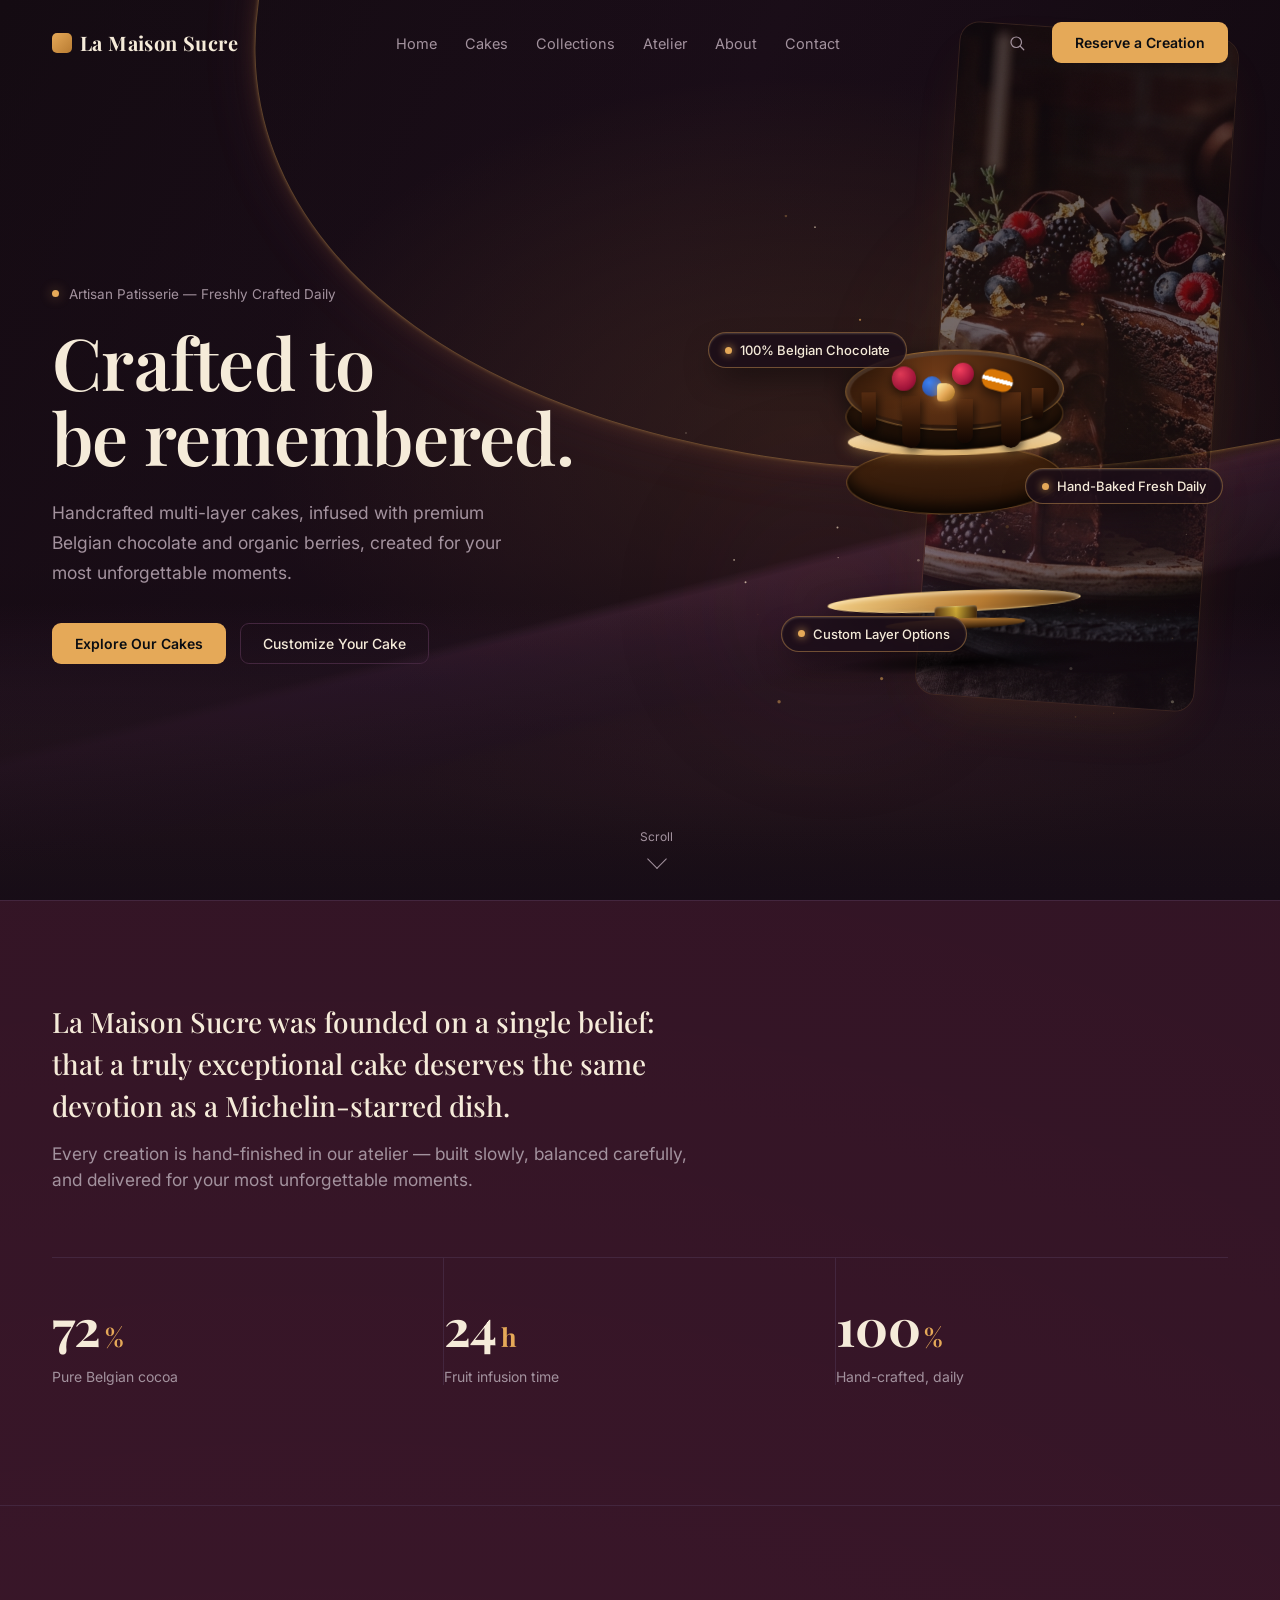
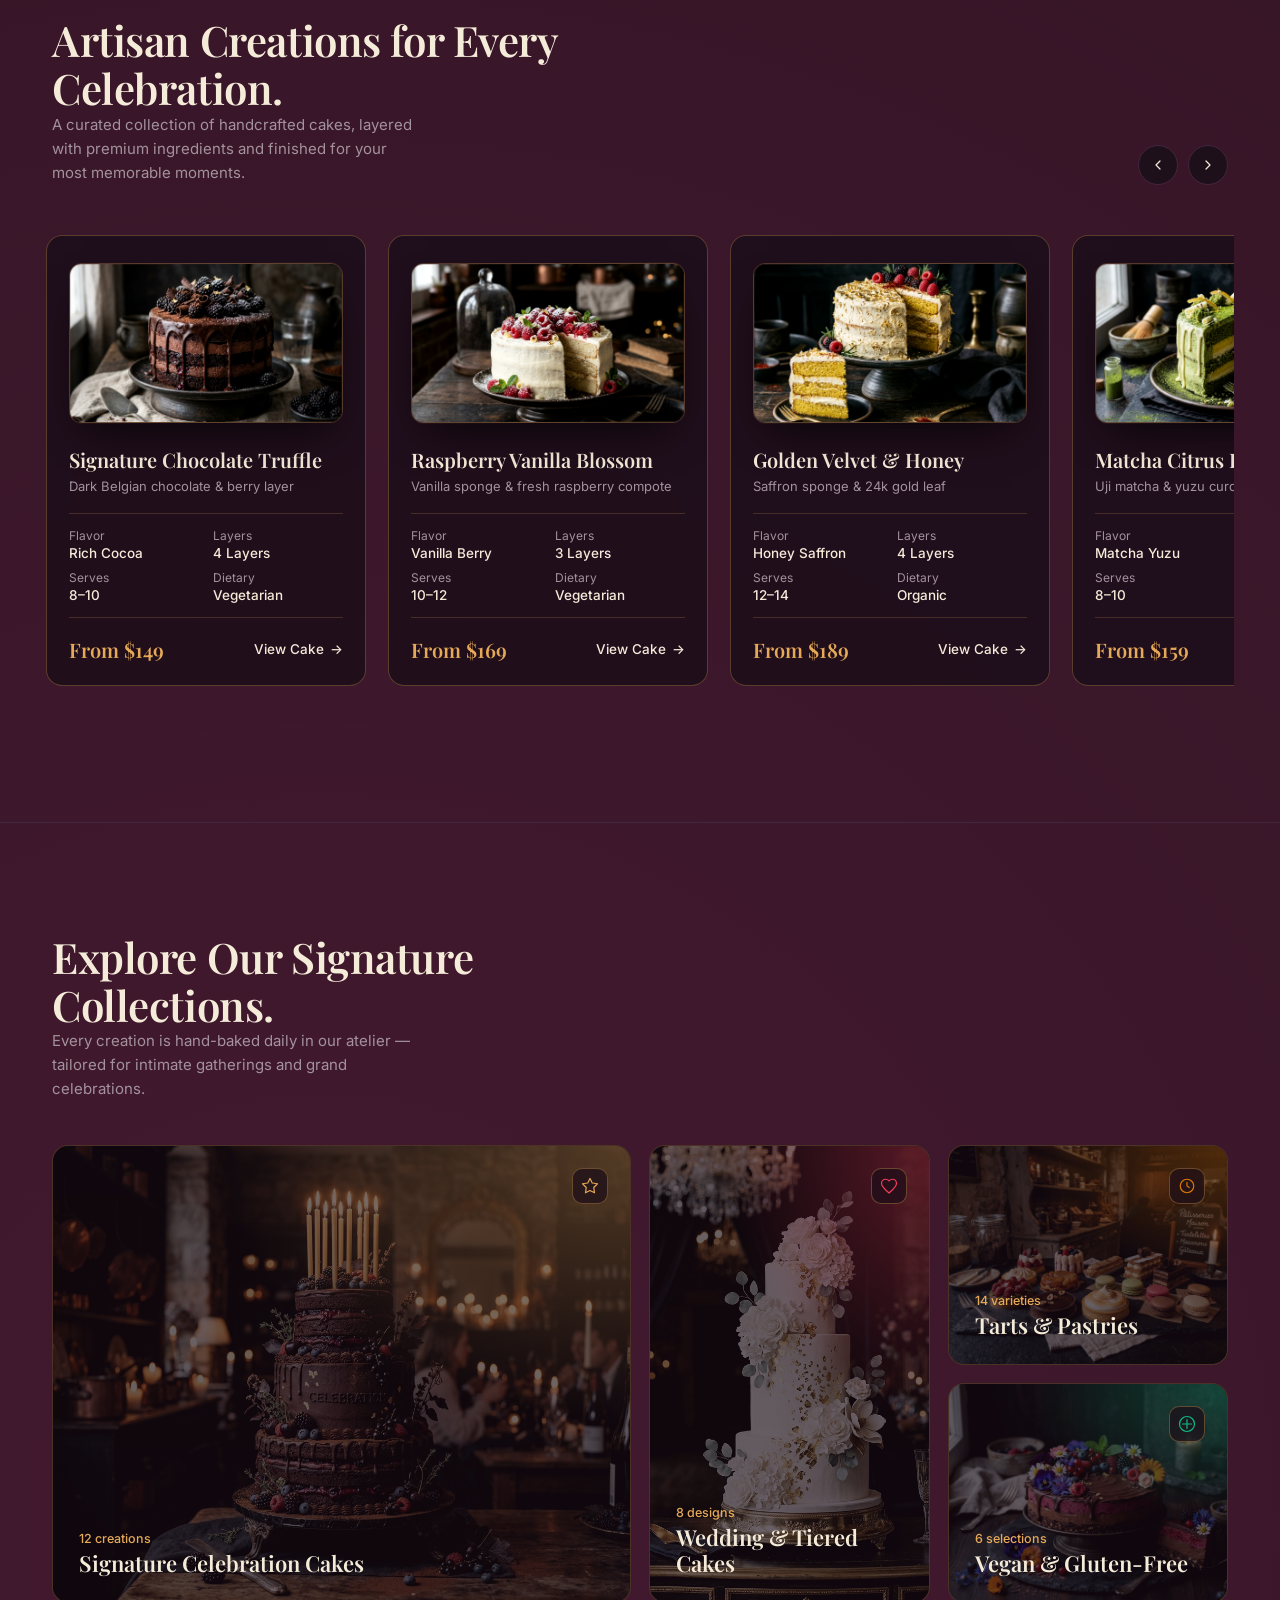
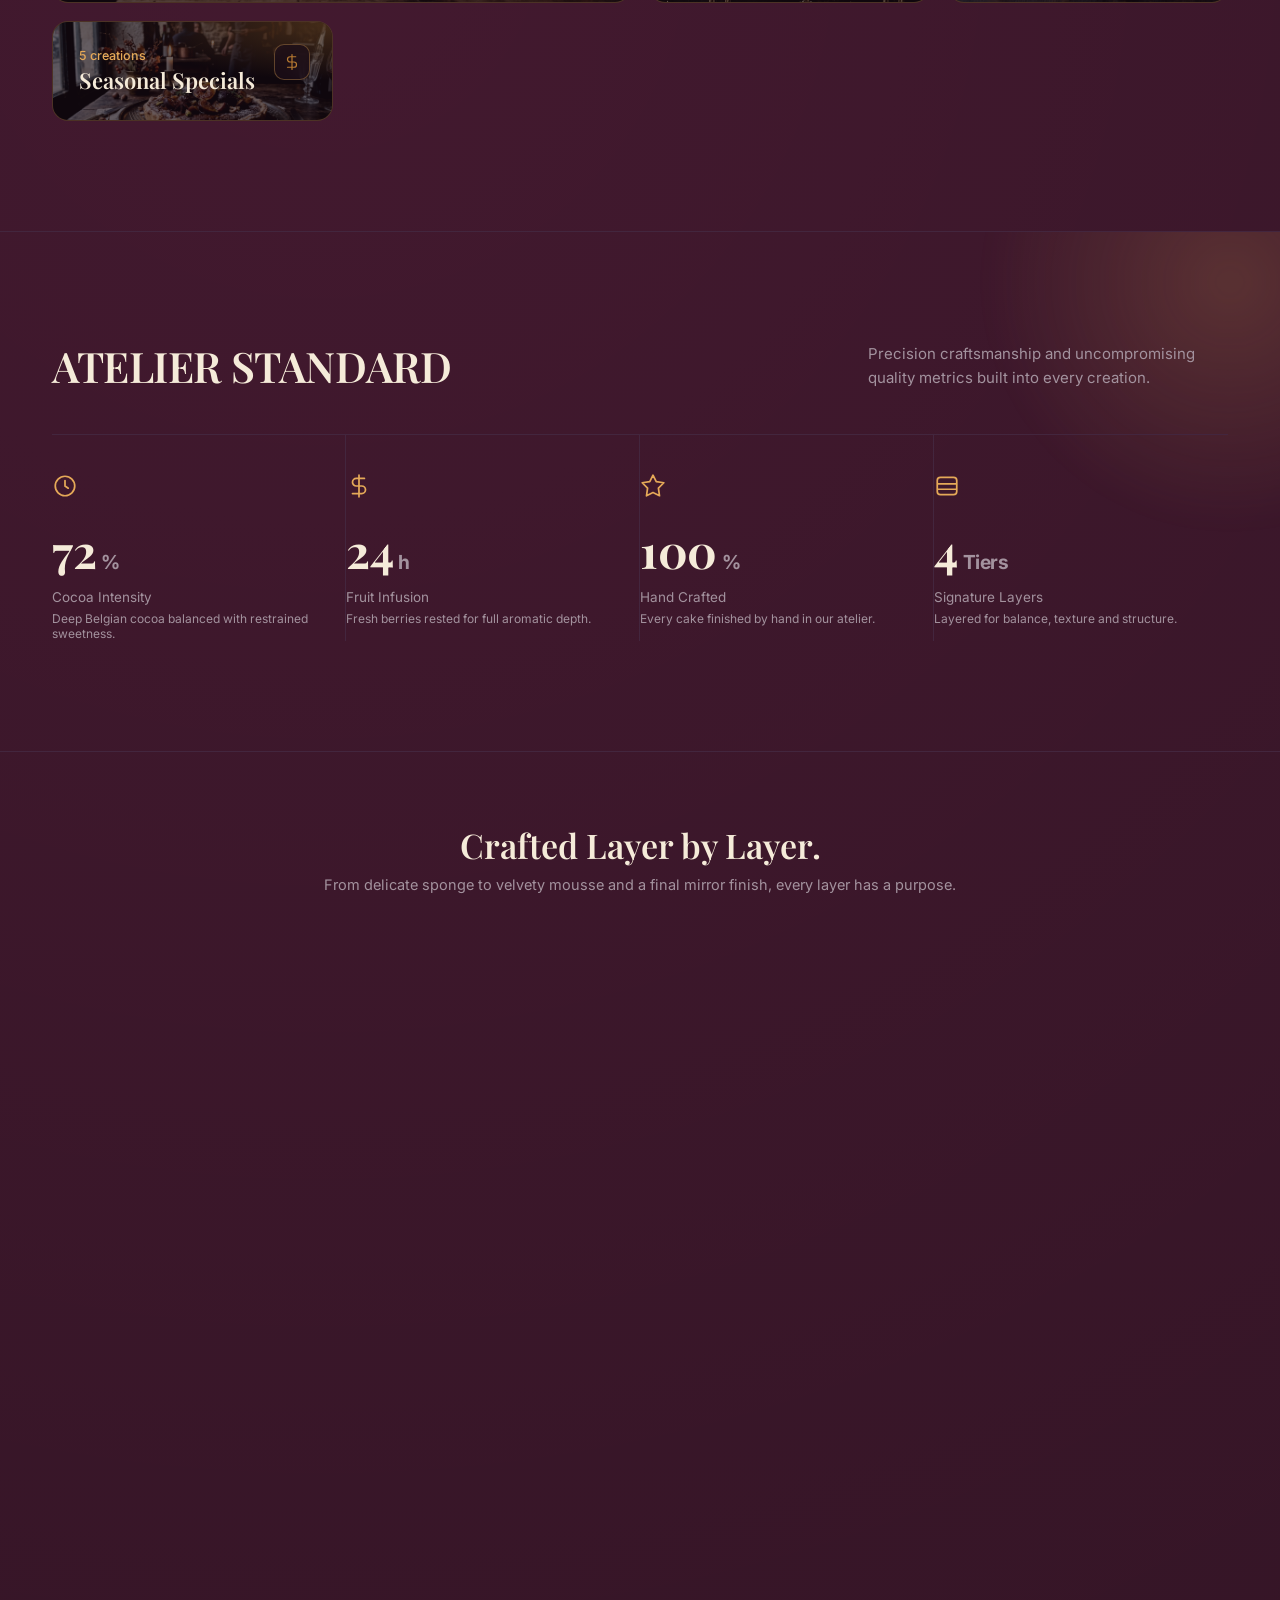
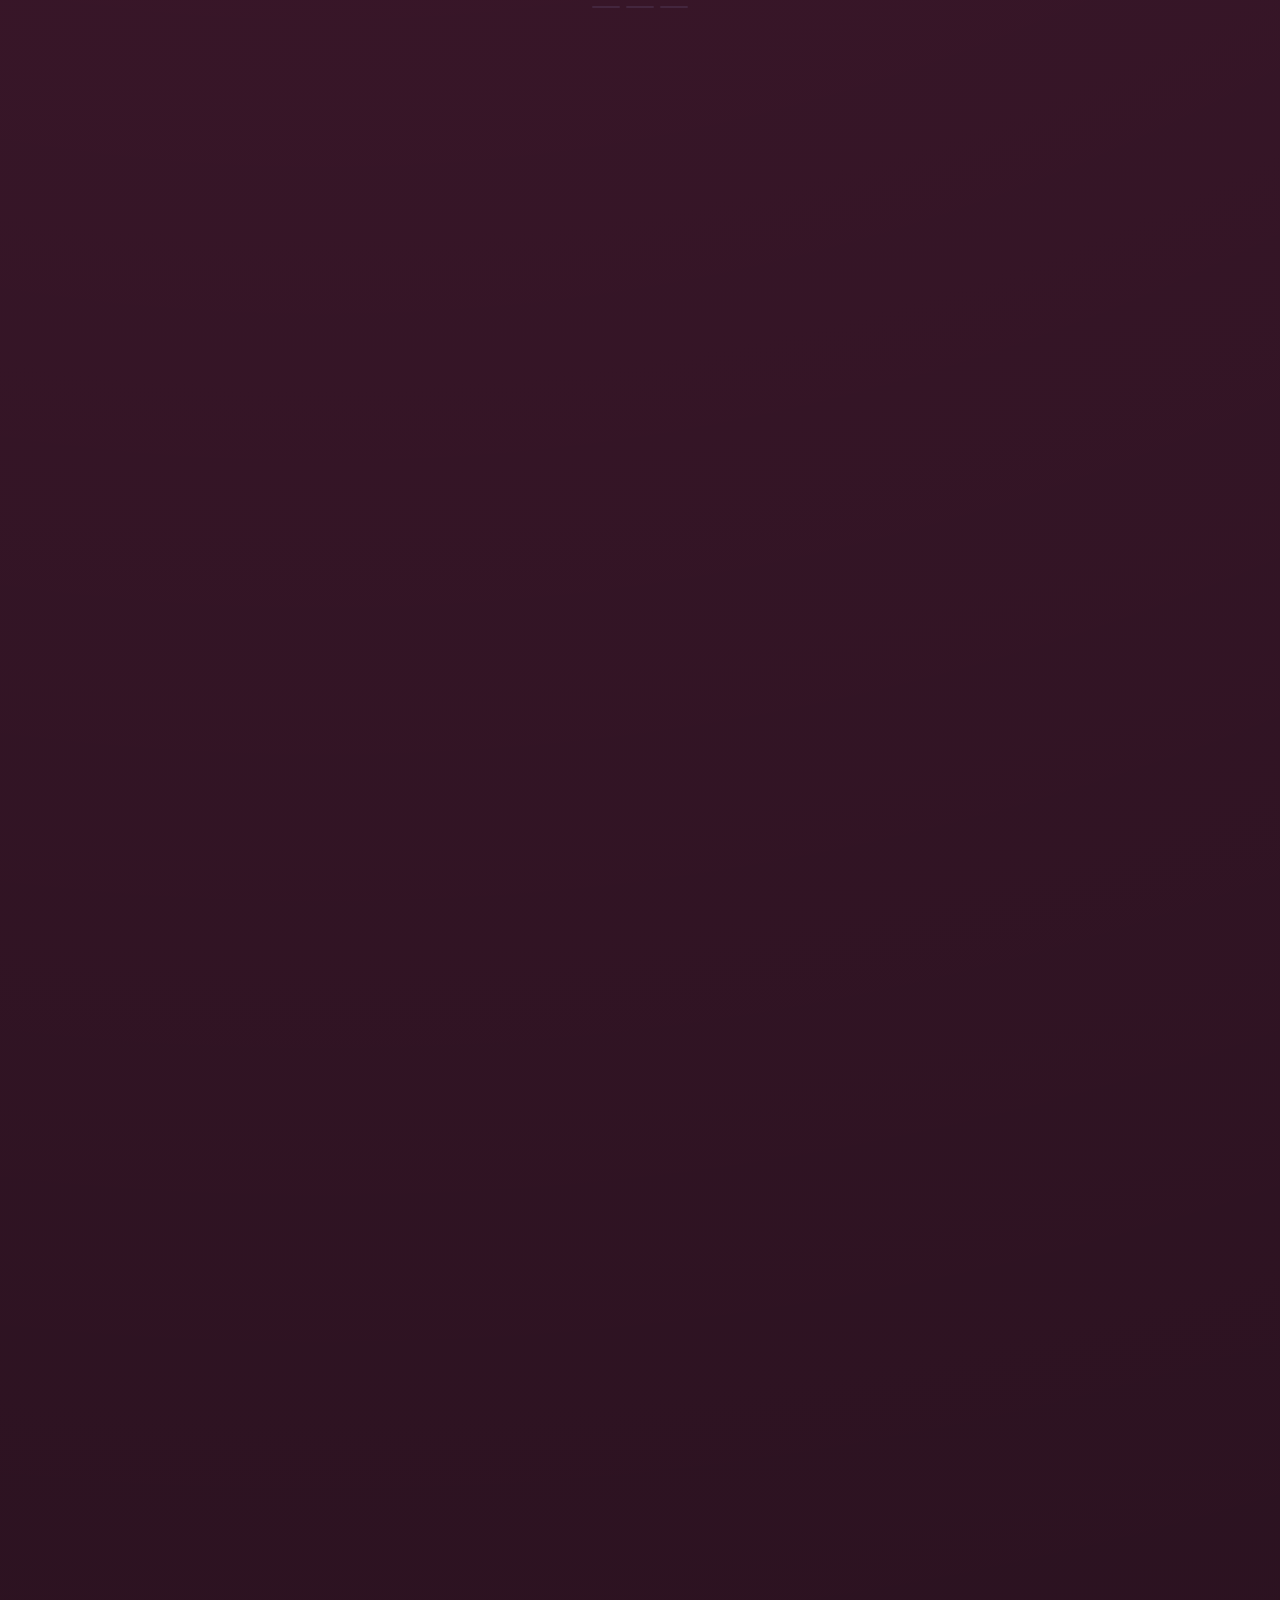
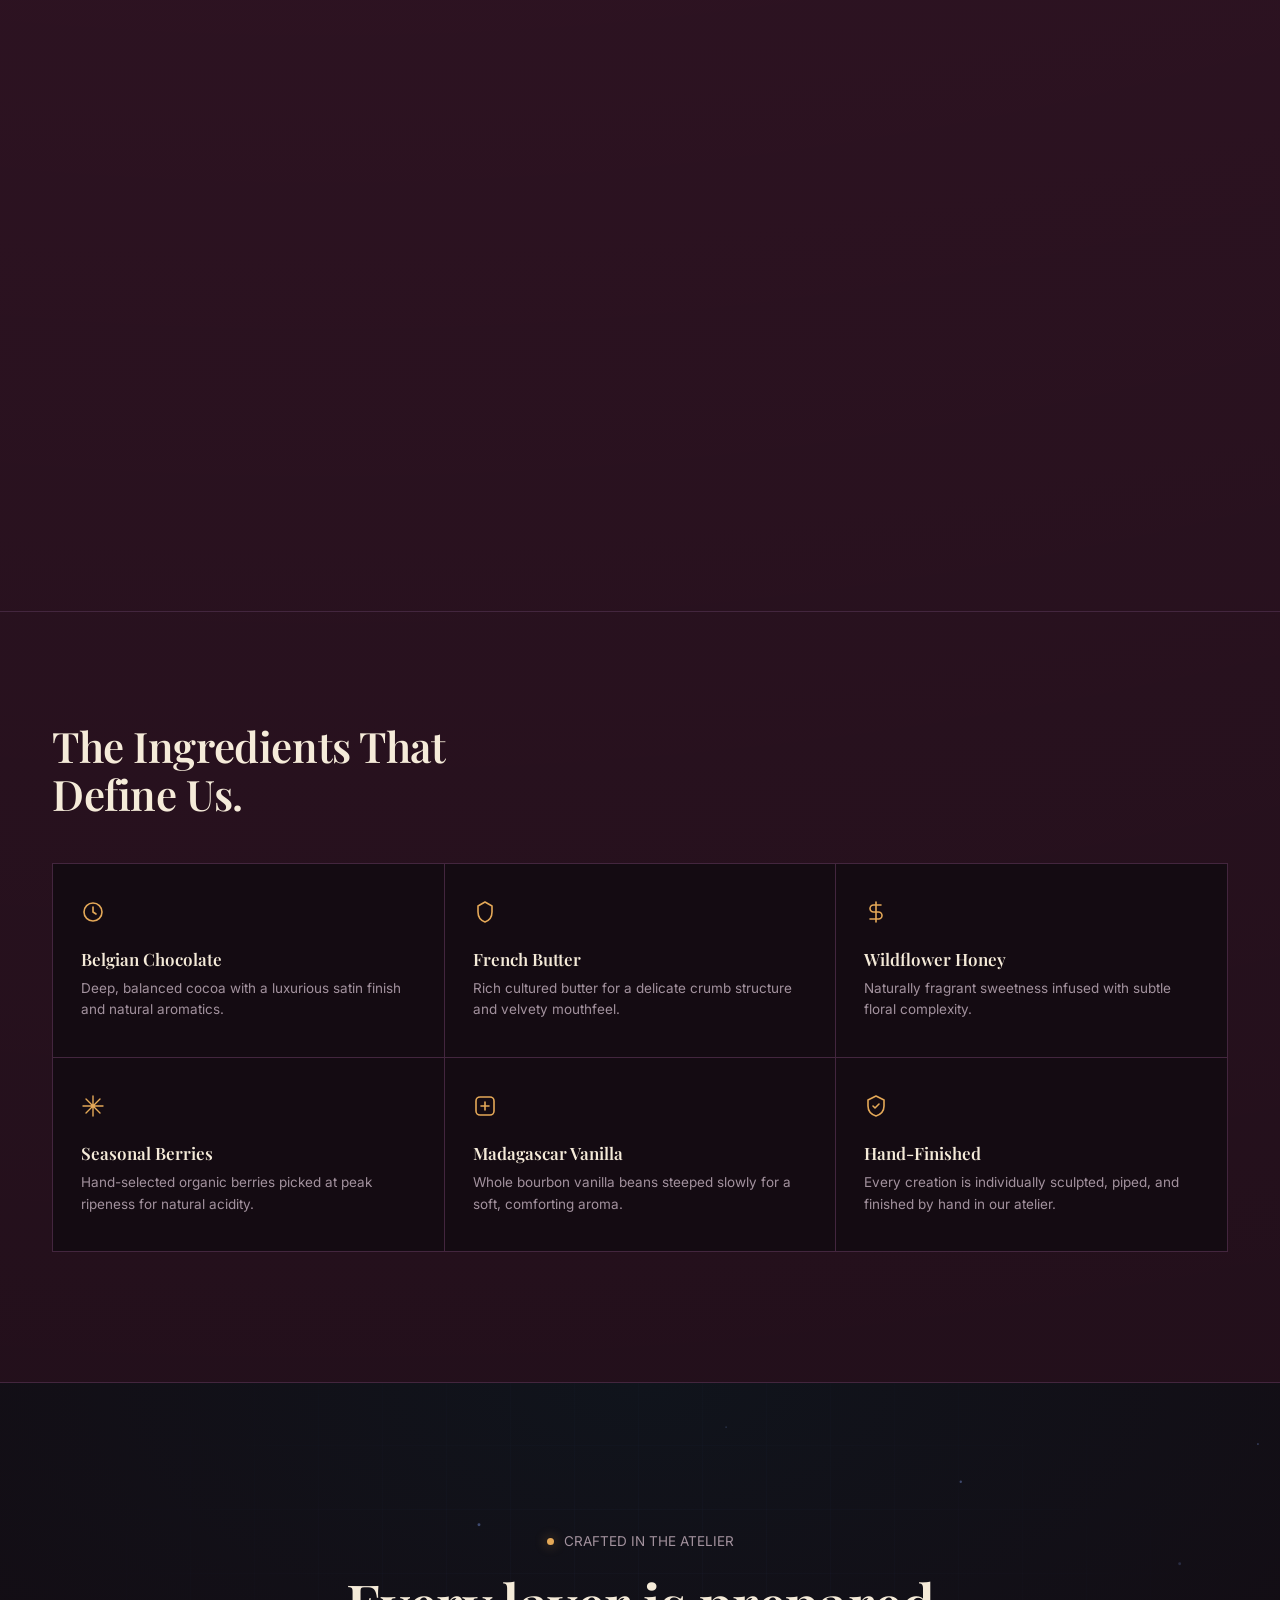
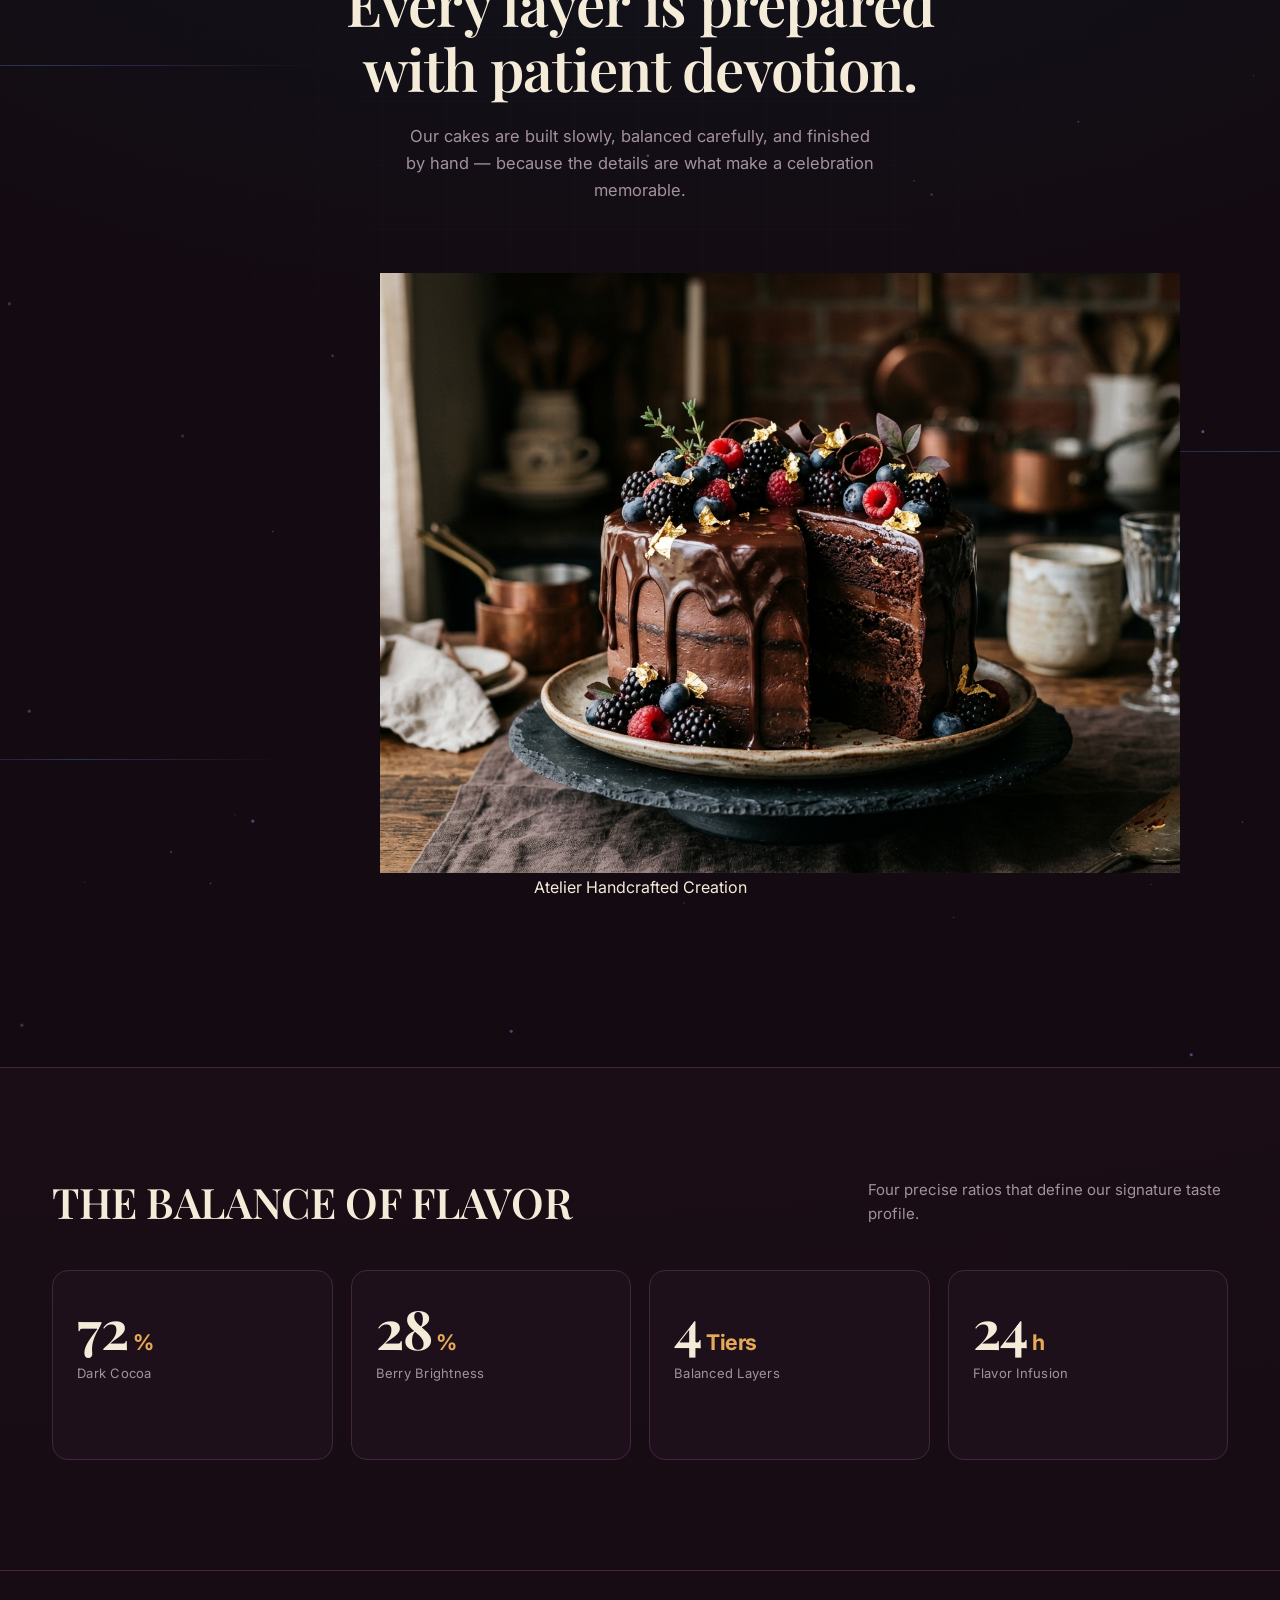
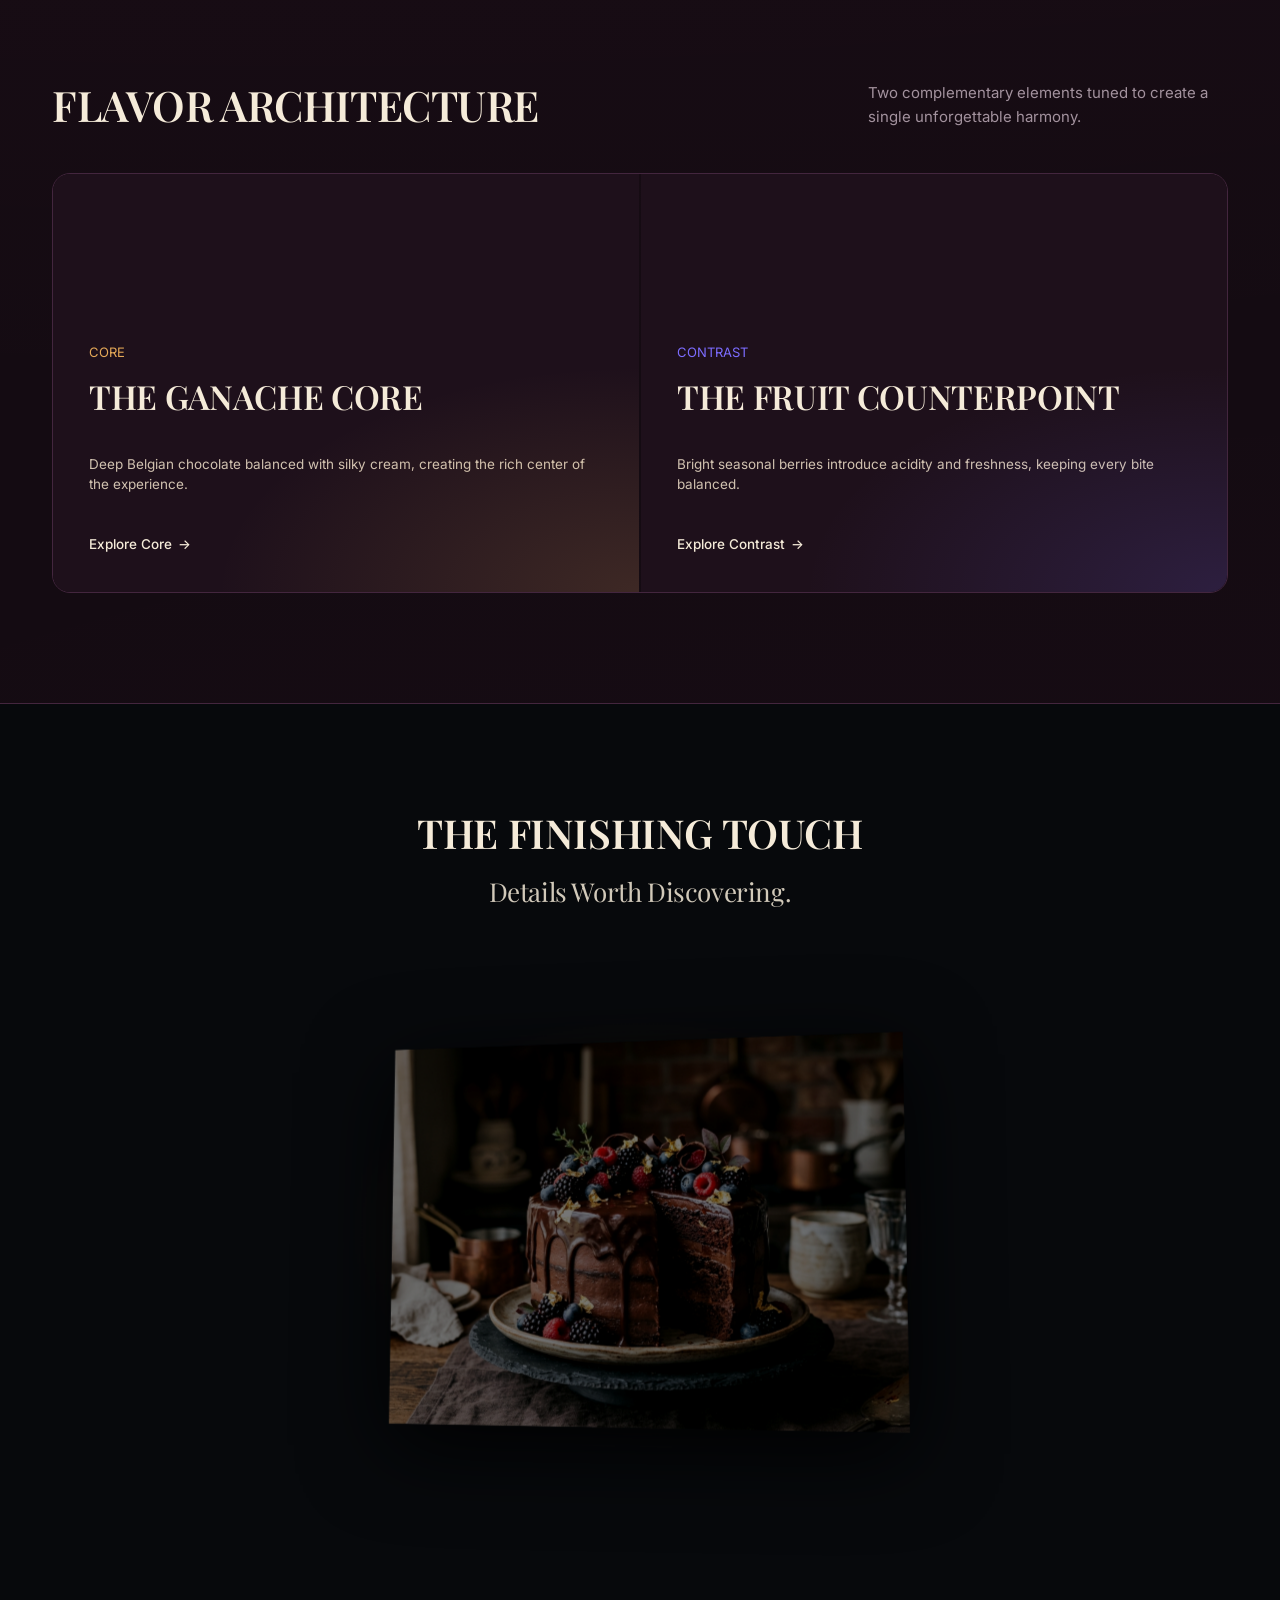
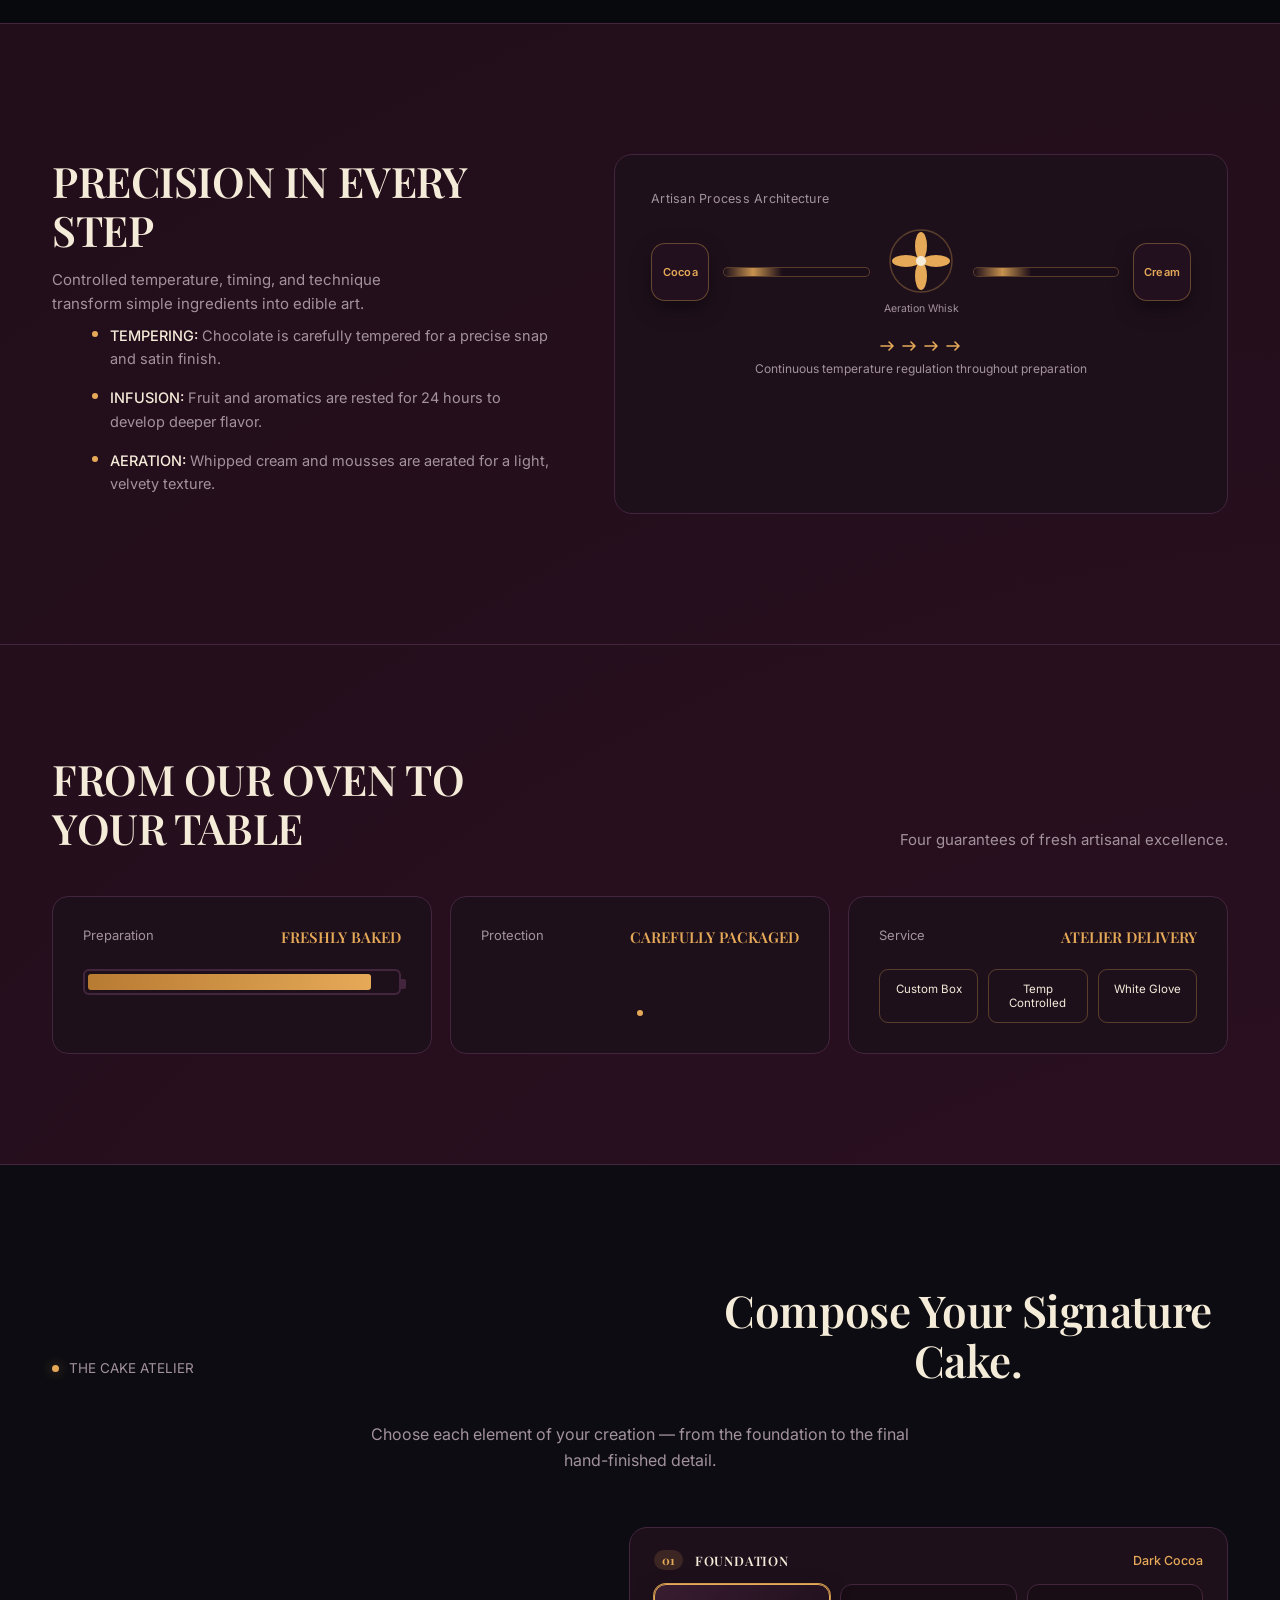
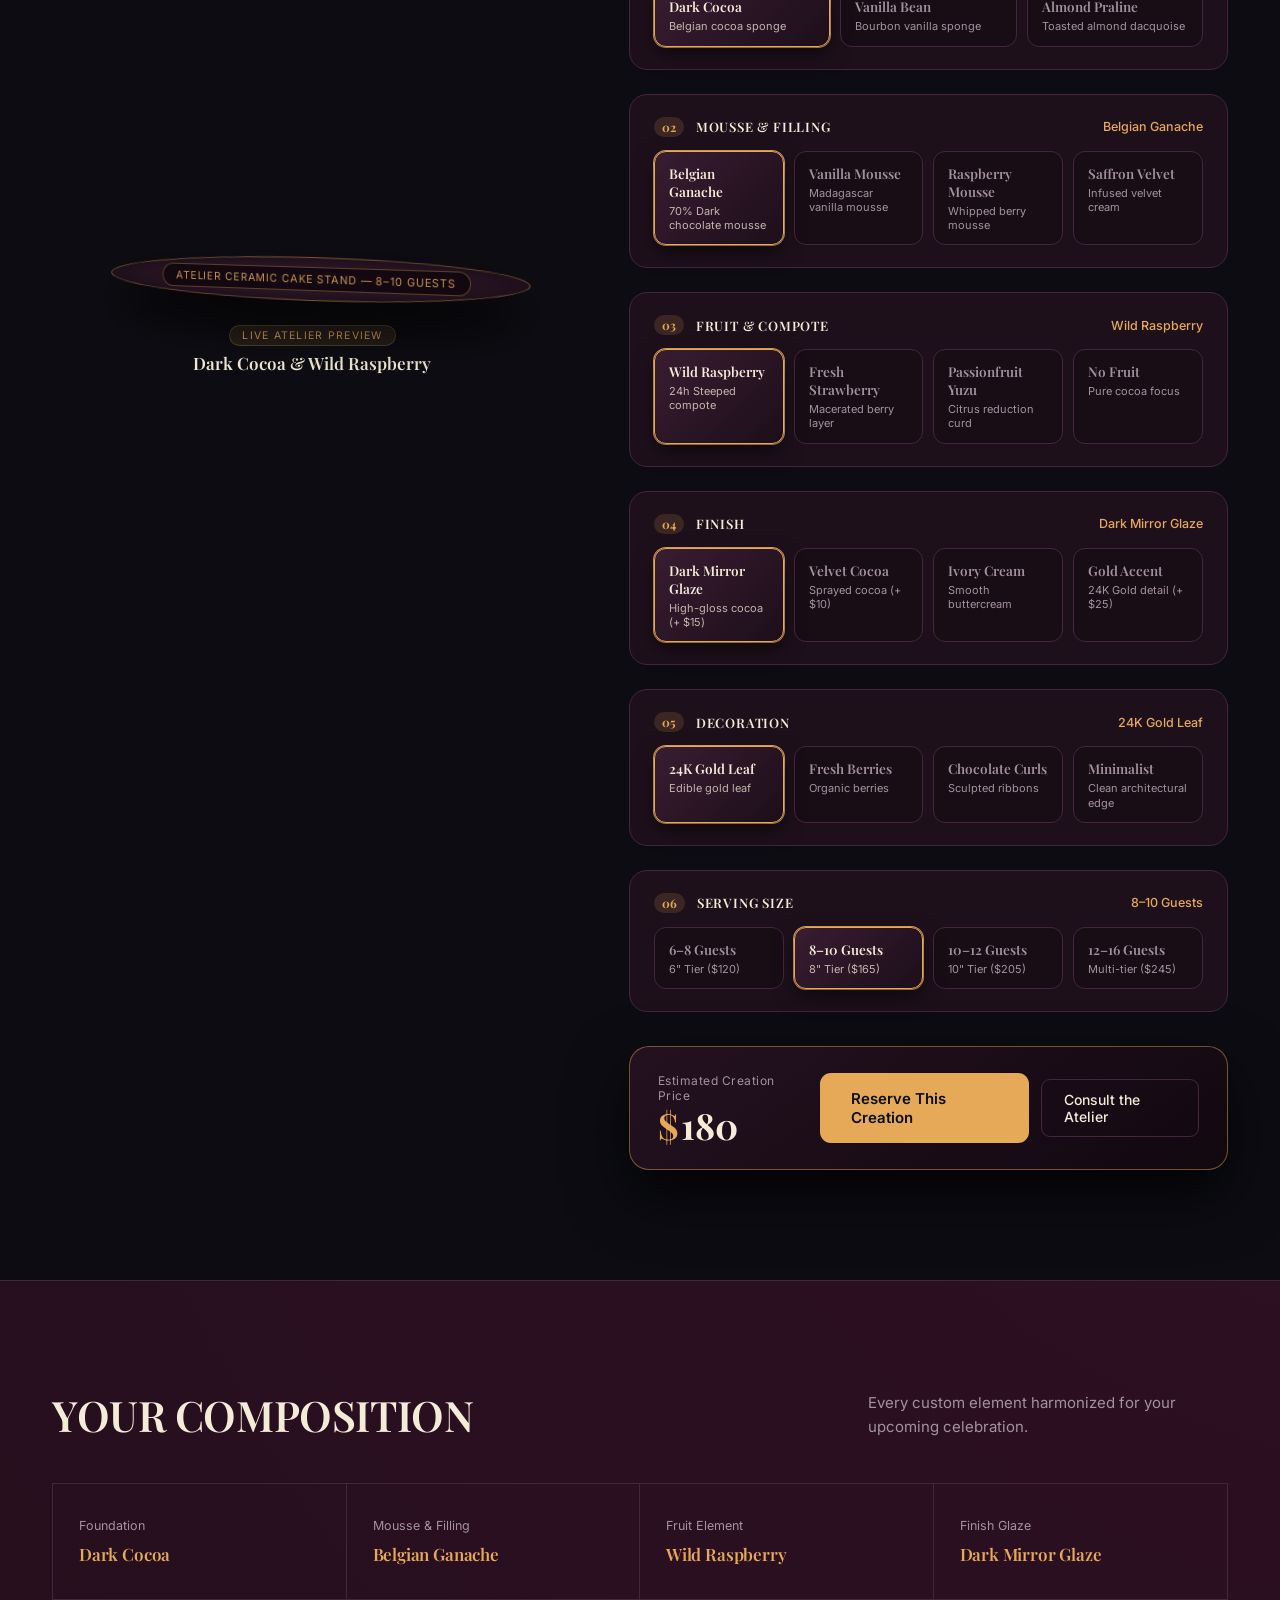
<file: Strata-Laptop-Website/index.html>
<!DOCTYPE html>
<html lang="en">
<head>
<meta charset="UTF-8">
<meta name="viewport" content="width=device-width, initial-scale=1.0">
<title>La Maison Sucre — Artisan Patisserie & Custom 3D Cakes</title>
<link rel="preconnect" href="https://fonts.googleapis.com">
<link href="https://fonts.googleapis.com/css2?family=Playfair+Display:ital,wght@0,500;0,600;0,700;1,400&family=Inter:wght@400;500;600&display=swap" rel="stylesheet">
<link rel="stylesheet" href="css/style.css">

</head>
<body>

<nav class="navbar" id="navbar">
  <div class="wrap nav-inner">
    <a href="index.html" class="logo"><span class="logo-mark"></span>La Maison Sucre</a>
    <ul class="nav-links">
      <li><a href="index.html">Home</a></li>
      <li><a href="#laptops-section">Cakes</a></li>
      <li><a href="#categories-section">Collections</a></li>
      <li><a href="#powerShowcase">Atelier</a></li>
      <li><a href="about.html">About</a></li>
      <li><a href="contact.html">Contact</a></li>
    </ul>
    <div class="nav-right">
      <div class="search-wrap">
        <input type="text" class="search-input" id="searchInput" placeholder="Search cakes…">
        <button class="search-btn" id="searchBtn" aria-label="Toggle search">
          <svg width="18" height="18" viewBox="0 0 24 24" fill="none"><circle cx="11" cy="11" r="7" stroke="currentColor" stroke-width="1.6"/><path d="M21 21l-4.3-4.3" stroke="currentColor" stroke-width="1.6" stroke-linecap="round"/></svg>
        </button>
      </div>
      <a href="#powerShowcase" class="btn btn-primary">Reserve a Creation</a>
      <button class="menu-toggle" id="menuToggle" aria-label="Open menu"><span></span><span></span><span></span></button>
    </div>
  </div>
</nav>

<div class="mobile-panel" id="mobilePanel">
  <a href="index.html">Home</a>
  <a href="#laptops-section">Cakes</a>
  <a href="#categories-section">Collections</a>
  <a href="#powerShowcase">Atelier</a>
  <a href="about.html">About</a>
  <a href="contact.html">Contact</a>
  <a href="#powerShowcase" class="btn btn-primary">Reserve a Creation</a>
</div>

<section class="hero" id="hero">
  <div class="wrap hero-grid">
    <div class="hero-copy">
      <div class="eyebrow-line"><span class="dot"></span><span>Artisan Patisserie — Freshly Crafted Daily</span></div>
      <h1 class="hero-heading">
        <span class="line"><span>Crafted to</span></span>
        <span class="line"><span>be remembered.</span></span>
      </h1>
      <p class="hero-desc">Handcrafted multi-layer cakes, infused with premium Belgian chocolate and organic berries, created for your most unforgettable moments.</p>
      <div class="hero-ctas">
        <a href="#laptops-section" class="btn btn-primary">Explore Our Cakes</a>
        <a href="#powerShowcase" class="btn btn-ghost">Customize Your Cake</a>
      </div>
    </div>

    <div class="hero-visual" id="heroVisual">
      <div class="cursor-glow" id="cursorGlow"></div>
      <div class="blob blob-1"></div>
      <div class="blob blob-2"></div>
      <canvas id="particles"></canvas>
      <img class="hero-photo-image" src="assets/cake-hero.jpg" alt="Artisan signature cake photo" width="900" height="675" loading="eager" fetchpriority="high" decoding="async">

      <div class="laptop-stage cake-stage" id="laptopStage">
        <div class="laptop cake" id="laptop">
          <div class="cake-shadow"></div>
          <div class="cake-body">
            <div class="cake-top">
              <div class="cake-top-surface"></div>
              <div class="drip drip-1"></div>
              <div class="drip drip-2"></div>
              <div class="drip drip-3"></div>
              <div class="drip drip-4"></div>
              <div class="drip drip-5"></div>
              <div class="cake-topping berry berry-1"></div>
              <div class="cake-topping berry berry-2"></div>
              <div class="cake-topping berry berry-3"></div>
              <div class="cake-topping macaron macaron-1"></div>
              <div class="cake-topping leaf-gold"></div>
            </div>
            <div class="cake-layer layer-top">
              <div class="layer-texture"></div>
            </div>
            <div class="cake-filling filling-middle"></div>
            <div class="cake-layer layer-bottom">
              <div class="layer-texture"></div>
            </div>
          </div>
          <div class="cake-pedestal">
            <div class="pedestal-plate"></div>
            <div class="pedestal-stem"></div>
            <div class="pedestal-base"></div>
          </div>
        </div>
        <div class="badge badge-1">100% Belgian Chocolate</div>
        <div class="badge badge-2">Hand-Baked Fresh Daily</div>
        <div class="badge badge-3">Custom Layer Options</div>
      </div>
    </div>
  </div>

  <div class="scroll-indicator" id="scrollIndicator">
    <span>Scroll</span>
    <span class="chev"></span>
  </div>
</section>

<section class="brand-intro">
  <div class="wrap">
    <p class="brand-statement" id="brandStatement">
      La Maison Sucre was founded on a single belief: that a truly exceptional cake deserves the same devotion as a Michelin-starred dish.
      <em>Every creation is hand-finished in our atelier — built slowly, balanced carefully, and delivered for your most unforgettable moments.</em>
    </p>
    <div class="stats-row">
      <div class="stat" data-count="72" data-unit="%">
        <div class="stat-num"><span class="num">0</span><span class="unit">%</span></div>
        <div class="stat-label">Pure Belgian cocoa</div>
      </div>
      <div class="stat" data-count="24" data-unit="h">
        <div class="stat-num"><span class="num">0</span><span class="unit">h</span></div>
        <div class="stat-label">Fruit infusion time</div>
      </div>
      <div class="stat" data-count="100" data-unit="%">
        <div class="stat-num"><span class="num">0</span><span class="unit">%</span></div>
        <div class="stat-label">Hand-crafted, daily</div>
      </div>
    </div>
  </div>
</section>

<!-- ==========================================================
     MODULE 2 — LAPTOP DISCOVERY & PRODUCT EXPERIENCE
========================================================== -->

<!-- 1. Featured Laptops -->
<!-- 1. Featured Cakes Collection -->
<section class="laptops-section" id="laptops-section">
  <div class="wrap">
    <div class="section-head reveal" data-reveal>
      <div>
        <h2>Artisan Creations for Every Celebration.</h2>
        <p>A curated collection of handcrafted cakes, layered with premium ingredients and finished for your most memorable moments.</p>
      </div>
      <div class="carousel-controls">
        <button class="carousel-btn" id="carPrev" aria-label="Previous cake">
          <svg width="16" height="16" viewBox="0 0 24 24" fill="none"><path d="M15 18l-6-6 6-6" stroke="currentColor" stroke-width="1.8" stroke-linecap="round" stroke-linejoin="round"/></svg>
        </button>
        <button class="carousel-btn" id="carNext" aria-label="Next cake">
          <svg width="16" height="16" viewBox="0 0 24 24" fill="none"><path d="M9 18l6-6-6-6" stroke="currentColor" stroke-width="1.8" stroke-linecap="round" stroke-linejoin="round"/></svg>
        </button>
      </div>
    </div>

    <div class="carousel-track" id="carouselTrack">

      <article class="product-card" style="--card-accent:#e5a958" data-tilt data-cake-index="0">
        <div class="card-glow"></div>
        <div class="card-inner">
          <span class="card-tag">SIGNATURE</span>
          <div class="device-stage"><img class="product-image" src="assets/cake-truffle.jpg" alt="Signature Chocolate Truffle Cake" loading="lazy"></div>
          <h3 class="product-name">Signature Chocolate Truffle</h3>
          <p class="product-tagline">Dark Belgian chocolate &amp; berry layer</p>
          <div class="spec-grid">
            <div class="spec-item">Flavor<b>Rich Cocoa</b></div>
            <div class="spec-item">Layers<b>4 Layers</b></div>
            <div class="spec-item">Serves<b>8–10</b></div>
            <div class="spec-item">Dietary<b>Vegetarian</b></div>
          </div>
          <div class="card-footer">
            <span class="price">From $149</span>
            <a href="product.html?cake=truffle" class="explore-link" data-cake-index="0">View Cake<span class="arrow">→</span></a>
          </div>
        </div>
      </article>

      <article class="product-card" style="--card-accent:#f43f5e" data-tilt data-cake-index="1">
        <div class="card-glow"></div>
        <div class="card-inner">
          <span class="card-tag">BESTSELLER</span>
          <div class="device-stage"><img class="product-image" src="assets/cake-raspberry.jpg" alt="Raspberry Vanilla Blossom Layer Cake" loading="lazy"></div>
          <h3 class="product-name">Raspberry Vanilla Blossom</h3>
          <p class="product-tagline">Vanilla sponge &amp; fresh raspberry compote</p>
          <div class="spec-grid">
            <div class="spec-item">Flavor<b>Vanilla Berry</b></div>
            <div class="spec-item">Layers<b>3 Layers</b></div>
            <div class="spec-item">Serves<b>10–12</b></div>
            <div class="spec-item">Dietary<b>Vegetarian</b></div>
          </div>
          <div class="card-footer">
            <span class="price">From $169</span>
            <a href="product.html?cake=raspberry" class="explore-link" data-cake-index="1">View Cake<span class="arrow">→</span></a>
          </div>
        </div>
      </article>

      <article class="product-card" style="--card-accent:#d4af37" data-tilt data-cake-index="2">
        <div class="card-glow"></div>
        <div class="card-inner">
          <span class="card-tag">CHEF'S PICK</span>
          <div class="device-stage"><img class="product-image" src="assets/cake-velvet.jpg" alt="Golden Velvet & Honey Cake" loading="lazy"></div>
          <h3 class="product-name">Golden Velvet &amp; Honey</h3>
          <p class="product-tagline">Saffron sponge &amp; 24k gold leaf</p>
          <div class="spec-grid">
            <div class="spec-item">Flavor<b>Honey Saffron</b></div>
            <div class="spec-item">Layers<b>4 Layers</b></div>
            <div class="spec-item">Serves<b>12–14</b></div>
            <div class="spec-item">Dietary<b>Organic</b></div>
          </div>
          <div class="card-footer">
            <span class="price">From $189</span>
            <a href="product.html?cake=velvet" class="explore-link" data-cake-index="2">View Cake<span class="arrow">→</span></a>
          </div>
        </div>
      </article>

      <article class="product-card" style="--card-accent:#10b981" data-tilt data-cake-index="3">
        <div class="card-glow"></div>
        <div class="card-inner">
          <span class="card-tag">SEASONAL</span>
          <div class="device-stage"><img class="product-image" src="assets/cake-matcha.jpg" alt="Matcha Citrus Bloom Layer Cake" loading="lazy"></div>
          <h3 class="product-name">Matcha Citrus Bloom</h3>
          <p class="product-tagline">Uji matcha &amp; yuzu curd infusion</p>
          <div class="spec-grid">
            <div class="spec-item">Flavor<b>Matcha Yuzu</b></div>
            <div class="spec-item">Layers<b>3 Layers</b></div>
            <div class="spec-item">Serves<b>8–10</b></div>
            <div class="spec-item">Dietary<b>Low Sugar</b></div>
          </div>
          <div class="card-footer">
            <span class="price">From $159</span>
            <a href="product.html?cake=matcha" class="explore-link" data-cake-index="3">View Cake<span class="arrow">→</span></a>
          </div>
        </div>
      </article>

      <article class="product-card" style="--card-accent:#d97706" data-tilt data-cake-index="4">
        <div class="card-glow"></div>
        <div class="card-inner">
          <span class="card-tag">ARTISANAL</span>
          <div class="device-stage"><img class="product-image" src="assets/cake-caramel.jpg" alt="Salted Caramel Pecan Cake" loading="lazy"></div>
          <h3 class="product-name">Salted Caramel Pecan</h3>
          <p class="product-tagline">Butterscotch mousse &amp; roasted pecans</p>
          <div class="spec-grid">
            <div class="spec-item">Flavor<b>Salted Caramel</b></div>
            <div class="spec-item">Layers<b>4 Layers</b></div>
            <div class="spec-item">Serves<b>10–12</b></div>
            <div class="spec-item">Dietary<b>Nut Infused</b></div>
          </div>
          <div class="card-footer">
            <span class="price">From $179</span>
            <a href="product.html?cake=caramel" class="explore-link" data-cake-index="4">View Cake<span class="arrow">→</span></a>
          </div>
        </div>
      </article>

    </div>
  </div>
</section>

<!-- Cake Detail Modal Overlay -->
<div class="cake-modal-overlay" id="cakeModalOverlay" aria-hidden="true" role="dialog" aria-modal="true">
  <div class="cake-modal-card">
    <button class="cake-modal-close" id="cakeModalClose" aria-label="Close detail modal">&times;</button>
    <div class="modal-stage">
      <img class="modal-cake-img" id="modalImg" src="assets/cake-truffle.jpg" alt="Cake detail visual">
    </div>
    <div class="modal-details">
      <span class="modal-tag" id="modalTag">SIGNATURE</span>
      <h3 class="modal-title" id="modalTitle">Signature Chocolate Truffle</h3>
      <p class="modal-desc" id="modalDesc">Rich Belgian chocolate layers finished with silky ganache and fresh dark berries.</p>
      <div class="modal-spec-grid">
        <div class="modal-spec-item">Flavor <b id="modalFlavor">Rich Cocoa</b></div>
        <div class="modal-spec-item">Layers <b id="modalLayers">4 Layers</b></div>
        <div class="modal-spec-item">Serves <b id="modalServes">8–10</b></div>
        <div class="modal-spec-item">Dietary <b id="modalDietary">Vegetarian</b></div>
      </div>
      <div class="modal-footer">
        <span class="modal-price" id="modalPrice">From $149</span>
        <a href="contact.html" class="modal-cta">Inquire / Reserve Cake <span class="arrow">→</span></a>
      </div>
    </div>
  </div>
</div>

<!-- 2. Cake Categories Bento Grid -->
<section class="categories-section" id="categories-section">
  <div class="wrap">
    <div class="section-head reveal" data-reveal>
      <div>
        <h2>Explore Our Signature Collections.</h2>
        <p>Every creation is hand-baked daily in our atelier — tailored for intimate gatherings and grand celebrations.</p>
      </div>
    </div>

    <div class="category-grid">
      <a href="categories.html#signature" class="category-card large reveal" data-reveal data-tilt-cat style="--cc:var(--cake-gold)">
        <img class="cat-image" src="assets/cat-signature.jpg" alt="Signature Celebration Cakes" loading="lazy">
        <div class="cat-wash"></div>
        <div class="cat-glyph">
          <svg width="18" height="18" viewBox="0 0 24 24" fill="none"><path d="M12 2l3 6 7 1-5 5 1 7-6-3-6 3 1-7-5-5 7-1z" stroke="currentColor" stroke-width="1.6" stroke-linejoin="round"/></svg>
        </div>
        <div class="cat-count">12 creations</div>
        <div class="cat-name">Signature Celebration Cakes</div>
      </a>

      <a href="categories.html#wedding" class="category-card tall reveal" data-reveal data-tilt-cat style="--cc:#f43f5e">
        <img class="cat-image" src="assets/cat-wedding.jpg" alt="Wedding & Tiered Cakes" loading="lazy">
        <div class="cat-wash"></div>
        <div class="cat-glyph">
          <svg width="18" height="18" viewBox="0 0 24 24" fill="none"><path d="M12 21.35l-1.45-1.32C5.4 15.36 2 12.28 2 8.5 2 5.42 4.42 3 7.5 3c1.74 0 3.41.81 4.5 2.09C13.09 3.81 14.76 3 16.5 3 19.58 3 22 5.42 22 8.5c0 3.78-3.4 6.86-8.55 11.54L12 21.35z" stroke="currentColor" stroke-width="1.6"/></svg>
        </div>
        <div class="cat-count">8 designs</div>
        <div class="cat-name">Wedding &amp; Tiered Cakes</div>
      </a>

      <a href="categories.html#pastries" class="category-card reveal" data-reveal data-tilt-cat style="--cc:#d97706">
        <img class="cat-image" src="assets/cat-pastries.jpg" alt="Tarts & Pastries" loading="lazy">
        <div class="cat-wash"></div>
        <div class="cat-glyph">
          <svg width="18" height="18" viewBox="0 0 24 24" fill="none"><circle cx="12" cy="12" r="9" stroke="currentColor" stroke-width="1.6"/><path d="M12 7v5l3 2" stroke="currentColor" stroke-width="1.6" stroke-linecap="round"/></svg>
        </div>
        <div class="cat-count">14 varieties</div>
        <div class="cat-name">Tarts &amp; Pastries</div>
      </a>

      <a href="categories.html#vegan" class="category-card reveal" data-reveal data-tilt-cat style="--cc:#10b981">
        <img class="cat-image" src="assets/cat-vegan.jpg" alt="Vegan & Gluten-Free" loading="lazy">
        <div class="cat-wash"></div>
        <div class="cat-glyph">
          <svg width="18" height="18" viewBox="0 0 24 24" fill="none"><path d="M12 22c5.5 0 10-4.5 10-10S17.5 2 12 2 2 6.5 2 12s4.5 10 10 10z" stroke="currentColor" stroke-width="1.6"/><path d="M12 6v12M6 12h12" stroke="currentColor" stroke-width="1.6" stroke-linecap="round"/></svg>
        </div>
        <div class="cat-count">6 selections</div>
        <div class="cat-name">Vegan &amp; Gluten-Free</div>
      </a>

      <a href="categories.html#seasonal" class="category-card reveal" data-reveal data-tilt-cat style="--cc:#b87b32">
        <img class="cat-image" src="assets/cat-seasonal.jpg" alt="Seasonal Specials" loading="lazy">
        <div class="cat-wash"></div>
        <div class="cat-glyph">
          <svg width="18" height="18" viewBox="0 0 24 24" fill="none"><path d="M12 2v20M17 5H9.5a3.5 3.5 0 000 7h5a3.5 3.5 0 010 7H6" stroke="currentColor" stroke-width="1.6" stroke-linecap="round"/></svg>
        </div>
        <div class="cat-count">5 creations</div>
        <div class="cat-name">Seasonal Specials</div>
      </a>
    </div>
  </div>
</section>

<!-- 3. Atelier Standard Performance / Metrics Section -->
<section class="performance-section">
  <div class="wrap">
    <div class="section-head reveal" data-reveal>
      <h2>ATELIER STANDARD</h2>
      <p>Precision craftsmanship and uncompromising quality metrics built into every creation.</p>
    </div>

    <div class="perf-grid">
      <div class="perf-item" data-count="72">
        <div class="perf-icon"><svg width="26" height="26" viewBox="0 0 24 24" fill="none"><circle cx="12" cy="12" r="9" stroke="currentColor" stroke-width="1.6"/><path d="M12 7v5l3 2" stroke="currentColor" stroke-width="1.6" stroke-linecap="round"/></svg></div>
        <div class="perf-num"><span class="num">0</span><span class="u">%</span></div>
        <div class="perf-label">Cocoa Intensity</div>
        <div class="perf-desc" style="font-size:12px; color:var(--muted); margin-top:6px;">Deep Belgian cocoa balanced with restrained sweetness.</div>
      </div>
      <div class="perf-item" data-count="24">
        <div class="perf-icon"><svg width="26" height="26" viewBox="0 0 24 24" fill="none"><path d="M12 2v20M17 5H9.5a3.5 3.5 0 000 7h5a3.5 3.5 0 010 7H6" stroke="currentColor" stroke-width="1.6" stroke-linecap="round"/></svg></div>
        <div class="perf-num"><span class="num">0</span><span class="u">h</span></div>
        <div class="perf-label">Fruit Infusion</div>
        <div class="perf-desc" style="font-size:12px; color:var(--muted); margin-top:6px;">Fresh berries rested for full aromatic depth.</div>
      </div>
      <div class="perf-item" data-count="100">
        <div class="perf-icon"><svg width="26" height="26" viewBox="0 0 24 24" fill="none"><path d="M12 2l3 6 7 1-5 5 1 7-6-3-6 3 1-7-5-5 7-1z" stroke="currentColor" stroke-width="1.6" stroke-linejoin="round"/></svg></div>
        <div class="perf-num"><span class="num">0</span><span class="u">%</span></div>
        <div class="perf-label">Hand Crafted</div>
        <div class="perf-desc" style="font-size:12px; color:var(--muted); margin-top:6px;">Every cake finished by hand in our atelier.</div>
      </div>
      <div class="perf-item" data-count="4">
        <div class="perf-icon"><svg width="26" height="26" viewBox="0 0 24 24" fill="none"><rect x="3" y="4" width="18" height="16" rx="3" stroke="currentColor" stroke-width="1.6"/><path d="M3 10h18M3 15h18" stroke="currentColor" stroke-width="1.6"/></svg></div>
        <div class="perf-num"><span class="num">0</span><span class="u">Tiers</span></div>
        <div class="perf-label">Signature Layers</div>
        <div class="perf-desc" style="font-size:12px; color:var(--muted); margin-top:6px;">Layered for balance, texture and structure.</div>
      </div>
    </div>
  </div>
</section>

<!-- 4. Exploded Cake Showcase (scroll-driven 3D cake layers) -->
<section class="showcase-section" id="showcaseSection">
  <div class="showcase-sticky">
    <div class="showcase-heading">
      <h2>Crafted Layer by Layer.</h2>
      <p>From delicate sponge to velvety mousse and a final mirror finish, every layer has a purpose.</p>
    </div>

    <div class="showcase-stage">
      <div class="showcase-laptop" id="showcaseLaptop">
        <div class="cake-3d-stage">
          <!-- Tier 1: Crown Mirror Glaze & 24K Gold Leaf -->
          <div class="cake-tier tier-crown">
            <div class="tier-img-wrap">
              <img src="assets/cake-exploded-hero.jpg" alt="Crown Mirror Glaze &amp; Gold Leaf" class="cake-tier-img crown-img" width="800" height="800" loading="eager">
            </div>
            <div class="tier-badge badge-crown">
              <span class="tier-num">01</span>
              <span class="tier-name">Mirror Glaze &amp; 24K Gold</span>
            </div>
          </div>

          <!-- Tier 2: Belgian Ganache & Mousse -->
          <div class="cake-tier tier-mousse">
            <div class="tier-img-wrap">
              <img src="assets/cake-exploded-hero.jpg" alt="Silky Belgian Ganache" class="cake-tier-img mousse-img" width="800" height="800" loading="eager">
            </div>
            <div class="tier-badge badge-mousse">
              <span class="tier-num">02</span>
              <span class="tier-name">Silky Belgian Ganache</span>
            </div>
          </div>

          <!-- Tier 3: Wild Raspberry Compote & Vanilla Mousse -->
          <div class="cake-tier tier-compote">
            <div class="tier-img-wrap">
              <img src="assets/cake-exploded-hero.jpg" alt="Vanilla Mousse &amp; Compote" class="cake-tier-img compote-img" width="800" height="800" loading="eager">
            </div>
            <div class="tier-badge badge-compote">
              <span class="tier-num">03</span>
              <span class="tier-name">Vanilla Bean Mousse &amp; Compote</span>
            </div>
          </div>

          <!-- Tier 4: Dark Cocoa Sponge Foundation -->
          <div class="cake-tier tier-sponge">
            <div class="tier-img-wrap">
              <img src="assets/cake-exploded-hero.jpg" alt="Dark Cocoa Sponge Foundation" class="cake-tier-img sponge-img" width="800" height="800" loading="eager">
            </div>
            <div class="tier-badge badge-sponge">
              <span class="tier-num">04</span>
              <span class="tier-name">Dark Cocoa Sponge Foundation</span>
            </div>
          </div>

          <!-- Pedestal Stand -->
          <div class="cake-pedestal-stand">
            <span class="pedestal-label">Atelier Ceramic Cake Stand</span>
          </div>
        </div>

        <!-- Floating Annotation Pills -->
        <div class="sc-spec sc-spec-1">Belgian Dark Cocoa</div>
        <div class="sc-spec sc-spec-2">Silky Mirror Glaze</div>
        <div class="sc-spec sc-spec-3">Vanilla Bean Mousse</div>
        <div class="sc-spec sc-spec-4">Raspberry Compote</div>
      </div>
    </div>

    <div class="showcase-progress">
      <span style="--p:var(--p1,0)"></span>
      <span style="--p:var(--p2,0)"></span>
      <span style="--p:var(--p3,0)"></span>
    </div>
  </div>
</section>

<!-- 5. Six Culinary Pillars -->
<section class="features-section">
  <div class="wrap">
    <div class="section-head reveal" data-reveal>
      <h2>The Ingredients That Define Us.</h2>
    </div>

    <div class="features-grid">
      <div class="feature-item reveal" data-reveal data-glow>
        <div class="feature-icon"><svg width="24" height="24" viewBox="0 0 24 24" fill="none"><circle cx="12" cy="12" r="9" stroke="currentColor" stroke-width="1.6"/><path d="M12 7v5l3 2" stroke="currentColor" stroke-width="1.6" stroke-linecap="round"/></svg></div>
        <h3>Belgian Chocolate</h3>
        <p>Deep, balanced cocoa with a luxurious satin finish and natural aromatics.</p>
      </div>
      <div class="feature-item reveal" data-reveal data-glow>
        <div class="feature-icon"><svg width="24" height="24" viewBox="0 0 24 24" fill="none"><path d="M12 2l7 4v6c0 5-3 8.5-7 10-4-1.5-7-5-7-10V6l7-4z" stroke="currentColor" stroke-width="1.6" stroke-linejoin="round"/></svg></div>
        <h3>French Butter</h3>
        <p>Rich cultured butter for a delicate crumb structure and velvety mouthfeel.</p>
      </div>
      <div class="feature-item reveal" data-reveal data-glow>
        <div class="feature-icon"><svg width="24" height="24" viewBox="0 0 24 24" fill="none"><path d="M12 2v20M17 5H9.5a3.5 3.5 0 000 7h5a3.5 3.5 0 010 7H6" stroke="currentColor" stroke-width="1.6" stroke-linecap="round"/></svg></div>
        <h3>Wildflower Honey</h3>
        <p>Naturally fragrant sweetness infused with subtle floral complexity.</p>
      </div>
      <div class="feature-item reveal" data-reveal data-glow>
        <div class="feature-icon"><svg width="24" height="24" viewBox="0 0 24 24" fill="none"><path d="M12 2v20M2 12h20M5 5l14 14M19 5L5 19" stroke="currentColor" stroke-width="1.4" stroke-linecap="round"/></svg></div>
        <h3>Seasonal Berries</h3>
        <p>Hand-selected organic berries picked at peak ripeness for natural acidity.</p>
      </div>
      <div class="feature-item reveal" data-reveal data-glow>
        <div class="feature-icon"><svg width="24" height="24" viewBox="0 0 24 24" fill="none"><rect x="3" y="3" width="18" height="18" rx="4" stroke="currentColor" stroke-width="1.6"/><path d="M8 12h8M12 8v8" stroke="currentColor" stroke-width="1.6" stroke-linecap="round"/></svg></div>
        <h3>Madagascar Vanilla</h3>
        <p>Whole bourbon vanilla beans steeped slowly for a soft, comforting aroma.</p>
      </div>
      <div class="feature-item reveal" data-reveal data-glow>
        <div class="feature-icon"><svg width="24" height="24" viewBox="0 0 24 24" fill="none"><path d="M12 2l8 4v6c0 5-3.5 8.5-8 10-4.5-1.5-8-5-8-10V6l8-4z" stroke="currentColor" stroke-width="1.6" stroke-linejoin="round"/><path d="M9 12l2 2 4-4" stroke="currentColor" stroke-width="1.6" stroke-linecap="round" stroke-linejoin="round"/></svg></div>
        <h3>Hand-Finished</h3>
        <p>Every creation is individually sculpted, piped, and finished by hand in our atelier.</p>
      </div>
    </div>
  </div>
</section>

<!-- ==========================================================
     MODULE 4 — CULINARY CRAFT & LAYER EXPERIENCE
========================================================== -->

<!-- 4.3 Artisan Atelier Intro -->
<section class="tech-intro" id="techIntro">
  <div class="tech-grid-bg"></div>
  <div class="tech-streak s1"></div>
  <div class="tech-streak s2"></div>
  <div class="tech-streak s3"></div>
  <canvas id="techParticles"></canvas>

  <div class="wrap tech-intro-content">
    <div class="tech-intro-text reveal" data-reveal>
      <div class="eyebrow-line" style="justify-content:center"><span class="dot"></span><span>CRAFTED IN THE ATELIER</span></div>
      <h2 class="tech-intro-heading">Every layer is prepared<br>with patient devotion.</h2>
      <p class="tech-intro-sub">Our cakes are built slowly, balanced carefully, and finished by hand — because the details are what make a celebration memorable.</p>
    </div>

    <div class="tech-intro-laptop" id="techIntroLaptop">
      <div class="cake-stand-stage">
        <img class="cake-stand-img" src="assets/cake-hero.jpg" alt="Sculpted Artisan Cake Creation" width="800" height="600" loading="lazy">
        <div class="cake-stand-base">Atelier Handcrafted Creation</div>
      </div>
    </div>
  </div>
</section>

<!-- 4.4 Animated Flavor & Texture Metrics -->
<section class="metrics-section">
  <div class="wrap">
    <div class="section-head reveal" data-reveal>
      <h2>THE BALANCE OF FLAVOR</h2>
      <p>Four precise ratios that define our signature taste profile.</p>
    </div>

    <div class="metrics-grid">
      <div class="metric-card" data-count="72">
        <div class="metric-value"><span class="num">0</span><span class="u">%</span></div>
        <div class="metric-label">Dark Cocoa</div>
        <div class="metric-desc">Rich Belgian chocolate intensity, providing a deep, luxurious cocoa foundation.</div>
      </div>
      <div class="metric-card" data-count="28">
        <div class="metric-value"><span class="num">0</span><span class="u">%</span></div>
        <div class="metric-label">Berry Brightness</div>
        <div class="metric-desc">Natural fruit acidity to balance richness and refresh the palate.</div>
      </div>
      <div class="metric-card" data-count="4">
        <div class="metric-value"><span class="num">0</span><span class="u">Tiers</span></div>
        <div class="metric-label">Balanced Layers</div>
        <div class="metric-desc">Harmonious contrast between velvet mousse, moist sponge, and crisp base.</div>
      </div>
      <div class="metric-card" data-count="24">
        <div class="metric-value"><span class="num">0</span><span class="u">h</span></div>
        <div class="metric-label">Flavor Infusion</div>
        <div class="metric-desc">Slow steeping of vanilla and fruit reductions for maximum aromatic depth.</div>
      </div>
    </div>
  </div>
</section>

<!-- 4.5 Flavor Architecture -->
<section class="silicon-section">
  <div class="wrap">
    <div class="section-head reveal" data-reveal>
      <h2>FLAVOR ARCHITECTURE</h2>
      <p>Two complementary elements tuned to create a single unforgettable harmony.</p>
    </div>

    <div class="silicon-split reveal" data-reveal>
      <div class="silicon-panel cpu">
        <div class="silicon-wash"></div>
        <div class="silicon-kicker">CORE</div>
        <h3 class="silicon-title">THE GANACHE CORE</h3>
        <p style="font-size:13.5px; color:#d1c2b0; margin-bottom:18px; line-height:1.5;">Deep Belgian chocolate balanced with silky cream, creating the rich center of the experience.</p>
        <div class="silicon-specs">
          <div class="silicon-spec-row"><span>Cocoa origin</span><b>70% Dark Valrhona</b></div>
          <div class="silicon-spec-row"><span>Tempering</span><b>Precision 31°C snap</b></div>
          <div class="silicon-spec-row"><span>Texture</span><b>Satin Smooth Mousse</b></div>
          <div class="silicon-spec-row"><span>Finish</span><b>High-Gloss Ganache</b></div>
        </div>
        <span class="silicon-more">Explore Core<span class="arrow">→</span></span>
      </div>
      <div class="silicon-panel gpu">
        <div class="silicon-wash"></div>
        <div class="silicon-kicker">CONTRAST</div>
        <h3 class="silicon-title">THE FRUIT COUNTERPOINT</h3>
        <p style="font-size:13.5px; color:#d1c2b0; margin-bottom:18px; line-height:1.5;">Bright seasonal berries introduce acidity and freshness, keeping every bite balanced.</p>
        <div class="silicon-specs">
          <div class="silicon-spec-row"><span>Fruit origin</span><b>Organic Raspberries</b></div>
          <div class="silicon-spec-row"><span>Reduction</span><b>Slow Copper Kettle</b></div>
          <div class="silicon-spec-row"><span>Acidity</span><b>Natural Yuzu Zest</b></div>
          <div class="silicon-spec-row"><span>Maceration</span><b>24-Hour Steep</b></div>
        </div>
        <span class="silicon-more">Explore Contrast<span class="arrow">→</span></span>
      </div>
    </div>
  </div>
</section>

<!-- 4.6 Sculptural Cake Detail -->
<section class="display-section" id="displaySection">
  <div class="display-sticky">
    <h2 class="display-heading" id="displayHeading">THE FINISHING TOUCH<br><span style="font-size:0.65em; font-weight:400; opacity:0.85;">Details Worth Discovering.</span></h2>
    <div class="display-frame" id="displayFrame">
      <div class="display-screen">
        <div class="display-ambient"></div>
        <div class="display-product-wrap">
          <img class="display-product" id="displayProduct" src="assets/cake-hero.jpg" alt="Artisan Cake Craft Detail" width="900" height="675" loading="lazy" decoding="async">
        </div>
        <div class="display-hotspots" id="displaySpecs">
          <span class="display-hotspot hotspot-battery"><i></i>MIRROR GLAZE</span>
          <span class="display-hotspot hotspot-display"><i></i>24K GOLD LEAF</span>
          <span class="display-hotspot hotspot-weight"><i></i>FRESH BERRIES</span>
          <span class="display-hotspot hotspot-cooling"><i></i>SILKY GANACHE</span>
        </div>
      </div>
    </div>
  </div>
</section>

<!-- 4.7 Precision Craft -->
<section class="cooling-section">
  <div class="wrap cooling-grid">
    <div class="cooling-copy">
      <div class="section-head reveal" data-reveal style="margin-bottom:0;display:block;">
        <h2>PRECISION IN EVERY STEP</h2>
        <p style="margin-top:14px;">Controlled temperature, timing, and technique transform simple ingredients into edible art.</p>
      </div>
      <ul class="cooling-list reveal" data-reveal>
        <li><span class="dot"></span><span><b>TEMPERING:</b> Chocolate is carefully tempered for a precise snap and satin finish.</span></li>
        <li><span class="dot"></span><span><b>INFUSION:</b> Fruit and aromatics are rested for 24 hours to develop deeper flavor.</span></li>
        <li><span class="dot"></span><span><b>AERATION:</b> Whipped cream and mousses are aerated for a light, velvety texture.</span></li>
      </ul>
    </div>

    <div class="cooling-visual" data-reveal-tilt>
      <div class="cooling-label">Artisan Process Architecture</div>
      <div class="cooling-diagram">
        <div class="heat-block">Cocoa</div>
        <div class="pipe"></div>
        <div class="fan-wrap">
          <svg class="fan" viewBox="0 0 66 66"><g class="blade"><ellipse cx="33" cy="18" rx="6" ry="14" fill="var(--cake-gold)"/><ellipse cx="33" cy="48" rx="6" ry="14" fill="var(--cake-gold)"/><ellipse cx="18" cy="33" rx="14" ry="6" fill="var(--cake-gold)"/><ellipse cx="48" cy="33" rx="14" ry="6" fill="var(--cake-gold)"/><circle cx="33" cy="33" r="5" fill="#f5ebd9"/></g><circle cx="33" cy="33" r="31" stroke="rgba(229,169,88,0.3)" stroke-width="1.5" fill="none"/></svg>
          <span class="fan-label">Aeration Whisk</span>
        </div>
        <div class="pipe"></div>
        <div class="heat-block">Cream</div>
      </div>
      <div class="airflow-row">
        <svg width="16" height="10" viewBox="0 0 16 10" fill="none"><path d="M1 5h12M9 1l4 4-4 4" stroke="var(--cake-gold)" stroke-width="1.6" stroke-linecap="round" stroke-linejoin="round"/></svg>
        <svg width="16" height="10" viewBox="0 0 16 10" fill="none"><path d="M1 5h12M9 1l4 4-4 4" stroke="var(--cake-gold)" stroke-width="1.6" stroke-linecap="round" stroke-linejoin="round"/></svg>
        <svg width="16" height="10" viewBox="0 0 16 10" fill="none"><path d="M1 5h12M9 1l4 4-4 4" stroke="var(--cake-gold)" stroke-width="1.6" stroke-linecap="round" stroke-linejoin="round"/></svg>
        <svg width="16" height="10" viewBox="0 0 16 10" fill="none"><path d="M1 5h12M9 1l4 4-4 4" stroke="var(--cake-gold)" stroke-width="1.6" stroke-linecap="round" stroke-linejoin="round"/></svg>
      </div>
      <div class="exhaust-note">Continuous temperature regulation throughout preparation</div>
    </div>
  </div>
</section>

<!-- 4.8 Freshness & Delivery -->
<section class="strip-section">
  <div class="wrap">
    <div class="section-head reveal" data-reveal>
      <h2>FROM OUR OVEN TO YOUR TABLE</h2>
      <p>Four guarantees of fresh artisanal excellence.</p>
    </div>

    <div class="strip-grid">
      <div class="strip-card" data-reveal>
        <div class="strip-head"><span>Preparation</span><span class="strip-value" style="font-size:15px; color:#e5a958;">FRESHLY BAKED</span></div>
        <div class="battery-shell"><div class="battery-fill" style="background:linear-gradient(90deg, #b87b32, #e5a958);"></div></div>
      </div>

      <div class="strip-card" data-reveal>
        <div class="strip-head"><span>Protection</span><span class="strip-value" style="font-size:15px; color:#e5a958;">CAREFULLY PACKAGED</span></div>
        <div class="wifi-rings">
          <svg width="70" height="46" viewBox="0 0 70 46">
            <path class="ring r1" d="M35 40a10 10 0 0110-10" stroke="#e5a958" stroke-width="2.4" fill="none" stroke-linecap="round"/>
            <path class="ring r2" d="M35 40a18 18 0 0118-18" stroke="#e5a958" stroke-width="2.4" fill="none" stroke-linecap="round"/>
            <path class="ring r3" d="M35 40a26 26 0 0126-26" stroke="#e5a958" stroke-width="2.4" fill="none" stroke-linecap="round"/>
            <circle cx="35" cy="40" r="3" fill="#e5a958"/>
          </svg>
        </div>
      </div>

      <div class="strip-card" data-reveal>
        <div class="strip-head"><span>Service</span><span class="strip-value" style="font-size:15px; color:#e5a958;">ATELIER DELIVERY</span></div>
        <div class="ports-row">
          <div class="port-chip" style="border-color:rgba(229,169,88,0.3); color:#f5ebd9;">Custom Box</div>
          <div class="port-chip" style="border-color:rgba(229,169,88,0.3); color:#f5ebd9;">Temp Controlled</div>
          <div class="port-chip" style="border-color:rgba(229,169,88,0.3); color:#f5ebd9;">White Glove</div>
        </div>
      </div>
    </div>
  </div>
</section>

<!-- 4. Interactive Luxury Cake Configurator (The Cake Atelier) -->
<section class="atelier-section" id="powerShowcase">
  <div class="wrap">
    <div class="section-head reveal" data-reveal style="text-align:center; margin-bottom:54px;">
      <div class="eyebrow-line" style="justify-content:center"><span class="dot"></span><span>THE CAKE ATELIER</span></div>
      <h2 style="font-family:var(--font-display); font-weight:600; font-size:clamp(28px,3.8vw,44px); margin:10px 0 12px;">Compose Your Signature Cake.</h2>
      <p style="color:var(--muted); font-size:16px; max-width:540px; margin:0 auto;">Choose each element of your creation — from the foundation to the final hand-finished detail.</p>
    </div>

    <div class="atelier-configurator-grid">
      <!-- LEFT: Frameless 3D Cake Visual Preview -->
      <div class="atelier-stage-wrap">
        <div class="power-stage">
          <div class="power-laptop" id="powerLaptop">
            <div class="power-lid" id="powerLid">
              <div class="power-screen">
                <div class="power-face">
                  <div class="glow"></div>
                  <img src="assets/cake-exploded-hero.jpg" alt="Custom Artisan Cake Preview" id="configuratorCakeImg" class="power-cake-img" width="700" height="700" loading="eager">
                  <div class="configurator-overlay" id="configuratorOverlay"></div>
                </div>
              </div>
            </div>
            <div class="power-base">
              <span class="pedestal-label" id="configuratorPedestalLabel">Atelier Ceramic Cake Stand — 8–10 Guests</span>
            </div>
          </div>
        </div>

        <div class="atelier-preview-meta">
          <span class="preview-tag">LIVE ATELIER PREVIEW</span>
          <span class="preview-name" id="configuratorPreviewTitle">Belgian Dark Cocoa &amp; Wild Raspberry</span>
        </div>
      </div>

      <!-- RIGHT: Interactive Configuration Options Panel -->
      <div class="atelier-controls-panel">
        <!-- 1. Foundation -->
        <div class="config-group" data-group="base">
          <div class="config-group-header">
            <span class="group-num">01</span>
            <span class="group-title">FOUNDATION</span>
            <span class="group-selected" id="sel-base">Dark Cocoa</span>
          </div>
          <div class="config-options">
            <button type="button" class="config-btn active" data-group="base" data-value="dark-cocoa" data-label="Dark Cocoa">
              <span class="btn-title">Dark Cocoa</span>
              <span class="btn-desc">Belgian cocoa sponge</span>
            </button>
            <button type="button" class="config-btn" data-group="base" data-value="vanilla" data-label="Vanilla Bean">
              <span class="btn-title">Vanilla Bean</span>
              <span class="btn-desc">Bourbon vanilla sponge</span>
            </button>
            <button type="button" class="config-btn" data-group="base" data-value="almond" data-label="Almond Praline">
              <span class="btn-title">Almond Praline</span>
              <span class="btn-desc">Toasted almond dacquoise</span>
            </button>
          </div>
        </div>

        <!-- 2. Mousse & Filling -->
        <div class="config-group" data-group="mousse">
          <div class="config-group-header">
            <span class="group-num">02</span>
            <span class="group-title">MOUSSE &amp; FILLING</span>
            <span class="group-selected" id="sel-mousse">Belgian Ganache</span>
          </div>
          <div class="config-options">
            <button type="button" class="config-btn active" data-group="mousse" data-value="belgian-ganache" data-label="Belgian Ganache">
              <span class="btn-title">Belgian Ganache</span>
              <span class="btn-desc">70% Dark chocolate mousse</span>
            </button>
            <button type="button" class="config-btn" data-group="mousse" data-value="vanilla-mousse" data-label="Vanilla Bean Mousse">
              <span class="btn-title">Vanilla Mousse</span>
              <span class="btn-desc">Madagascar vanilla mousse</span>
            </button>
            <button type="button" class="config-btn" data-group="mousse" data-value="raspberry-mousse" data-label="Raspberry Mousse">
              <span class="btn-title">Raspberry Mousse</span>
              <span class="btn-desc">Whipped berry mousse</span>
            </button>
            <button type="button" class="config-btn" data-group="mousse" data-value="saffron-velvet" data-label="Saffron Velvet">
              <span class="btn-title">Saffron Velvet</span>
              <span class="btn-desc">Infused velvet cream</span>
            </button>
          </div>
        </div>

        <!-- 3. Fruit & Compote -->
        <div class="config-group" data-group="fruit">
          <div class="config-group-header">
            <span class="group-num">03</span>
            <span class="group-title">FRUIT &amp; COMPOTE</span>
            <span class="group-selected" id="sel-fruit">Wild Raspberry</span>
          </div>
          <div class="config-options">
            <button type="button" class="config-btn active" data-group="fruit" data-value="raspberry" data-label="Wild Raspberry">
              <span class="btn-title">Wild Raspberry</span>
              <span class="btn-desc">24h Steeped compote</span>
            </button>
            <button type="button" class="config-btn" data-group="fruit" data-value="strawberry" data-label="Fresh Strawberry">
              <span class="btn-title">Fresh Strawberry</span>
              <span class="btn-desc">Macerated berry layer</span>
            </button>
            <button type="button" class="config-btn" data-group="fruit" data-value="yuzu" data-label="Passionfruit Yuzu">
              <span class="btn-title">Passionfruit Yuzu</span>
              <span class="btn-desc">Citrus reduction curd</span>
            </button>
            <button type="button" class="config-btn" data-group="fruit" data-value="none" data-label="No Fruit">
              <span class="btn-title">No Fruit</span>
              <span class="btn-desc">Pure cocoa focus</span>
            </button>
          </div>
        </div>

        <!-- 4. Finish -->
        <div class="config-group" data-group="finish">
          <div class="config-group-header">
            <span class="group-num">04</span>
            <span class="group-title">FINISH</span>
            <span class="group-selected" id="sel-finish">Dark Mirror Glaze</span>
          </div>
          <div class="config-options">
            <button type="button" class="config-btn active" data-group="finish" data-value="mirror-glaze" data-label="Dark Mirror Glaze">
              <span class="btn-title">Dark Mirror Glaze</span>
              <span class="btn-desc">High-gloss cocoa (+ $15)</span>
            </button>
            <button type="button" class="config-btn" data-group="finish" data-value="velvet-finish" data-label="Velvet Cocoa">
              <span class="btn-title">Velvet Cocoa</span>
              <span class="btn-desc">Sprayed cocoa (+ $10)</span>
            </button>
            <button type="button" class="config-btn" data-group="finish" data-value="ivory-cream" data-label="Ivory Cream">
              <span class="btn-title">Ivory Cream</span>
              <span class="btn-desc">Smooth buttercream</span>
            </button>
            <button type="button" class="config-btn" data-group="finish" data-value="gold-accent" data-label="Gold Accent">
              <span class="btn-title">Gold Accent</span>
              <span class="btn-desc">24K Gold detail (+ $25)</span>
            </button>
          </div>
        </div>

        <!-- 5. Decoration -->
        <div class="config-group" data-group="decoration">
          <div class="config-group-header">
            <span class="group-num">05</span>
            <span class="group-title">DECORATION</span>
            <span class="group-selected" id="sel-decoration">24K Gold Leaf</span>
          </div>
          <div class="config-options">
            <button type="button" class="config-btn active" data-group="decoration" data-value="24k-gold" data-label="24K Gold Leaf">
              <span class="btn-title">24K Gold Leaf</span>
              <span class="btn-desc">Edible gold leaf</span>
            </button>
            <button type="button" class="config-btn" data-group="decoration" data-value="berries" data-label="Fresh Berries">
              <span class="btn-title">Fresh Berries</span>
              <span class="btn-desc">Organic berries</span>
            </button>
            <button type="button" class="config-btn" data-group="decoration" data-value="chocolate-curls" data-label="Chocolate Curls">
              <span class="btn-title">Chocolate Curls</span>
              <span class="btn-desc">Sculpted ribbons</span>
            </button>
            <button type="button" class="config-btn" data-group="decoration" data-value="minimalist" data-label="Minimalist">
              <span class="btn-title">Minimalist</span>
              <span class="btn-desc">Clean architectural edge</span>
            </button>
          </div>
        </div>

        <!-- 6. Size -->
        <div class="config-group" data-group="size">
          <div class="config-group-header">
            <span class="group-num">06</span>
            <span class="group-title">SERVING SIZE</span>
            <span class="group-selected" id="sel-size">8–10 Guests</span>
          </div>
          <div class="config-options">
            <button type="button" class="config-btn" data-group="size" data-value="6-8" data-label="6–8 Guests">
              <span class="btn-title">6–8 Guests</span>
              <span class="btn-desc">6" Tier ($120)</span>
            </button>
            <button type="button" class="config-btn active" data-group="size" data-value="8-10" data-label="8–10 Guests">
              <span class="btn-title">8–10 Guests</span>
              <span class="btn-desc">8" Tier ($165)</span>
            </button>
            <button type="button" class="config-btn" data-group="size" data-value="10-12" data-label="10–12 Guests">
              <span class="btn-title">10–12 Guests</span>
              <span class="btn-desc">10" Tier ($205)</span>
            </button>
            <button type="button" class="config-btn" data-group="size" data-value="12-16" data-label="12–16 Guests">
              <span class="btn-title">12–16 Guests</span>
              <span class="btn-desc">Multi-tier ($245)</span>
            </button>
          </div>
        </div>

        <!-- Dynamic Price & Primary CTA Box -->
        <div class="configurator-price-box">
          <div class="price-details">
            <span class="price-label">Estimated Creation Price</span>
            <div class="price-amount"><span class="currency">$</span><span id="configuratorTotalPrice">175</span></div>
          </div>
          <div class="cta-action-wrap">
            <a href="contact.html" class="btn btn-primary btn-lg" id="reserveCreationBtn">Reserve This Creation</a>
            <a href="contact.html#consultation" class="btn btn-ghost">Consult the Atelier</a>
          </div>
        </div>
      </div>
    </div>
  </div>
</section>

<!-- Live Composition Summary -->
<section class="summary-section">
  <div class="wrap">
    <div class="section-head reveal" data-reveal>
      <h2>YOUR COMPOSITION</h2>
      <p>Every custom element harmonized for your upcoming celebration.</p>
    </div>
    <div class="summary-grid">
      <div class="summary-item" data-reveal><div class="summary-label">Foundation</div><div class="summary-value" id="sum-base" style="font-size:17px; color:#e5a958;">Dark Cocoa</div></div>
      <div class="summary-item" data-reveal><div class="summary-label">Mousse &amp; Filling</div><div class="summary-value" id="sum-mousse" style="font-size:17px; color:#e5a958;">Belgian Ganache</div></div>
      <div class="summary-item" data-reveal><div class="summary-label">Fruit Element</div><div class="summary-value" id="sum-fruit" style="font-size:17px; color:#e5a958;">Wild Raspberry</div></div>
      <div class="summary-item" data-reveal><div class="summary-label">Finish Glaze</div><div class="summary-value" id="sum-finish" style="font-size:17px; color:#e5a958;">Dark Mirror Glaze</div></div>
      <div class="summary-item" data-reveal><div class="summary-label">Garnish / Decoration</div><div class="summary-value" id="sum-decoration" style="font-size:17px; color:#e5a958;">24K Gold Leaf</div></div>
      <div class="summary-item" data-reveal><div class="summary-label">Serving Capacity</div><div class="summary-value" id="sum-size" style="font-size:17px; color:#e5a958;">8–10 Guests</div></div>
      <div class="summary-item" data-reveal><div class="summary-label">Flavor Profile</div><div class="summary-value" id="sum-profile" style="font-size:17px; color:#e5a958;">Rich • Tart • Silky</div></div>
      <div class="summary-item" data-reveal><div class="summary-label">Total Estimate</div><div class="summary-value" id="sum-total" style="font-size:17px; color:#e5a958;">$175</div></div>
    </div>
  </div>
</section>

<!-- ==========================================================
     MODULE 3 — TRUST, CTA & FOOTER EXPERIENCE
========================================================== -->

<!-- 1. Why Choose Us -->
<section class="why-section">
  <div class="wrap">
    <div class="section-head reveal" data-reveal>
      <h2>Why guests choose La Maison Sucre.</h2>
      <p>Six principles that define every creation that leaves our atelier.</p>
    </div>

    <div class="why-list">
      <div class="why-item" data-reveal>
        <span class="why-index">01</span>
        <span class="why-title">Pure Ingredients</span>
        <span class="why-desc">100% natural, ethically sourced Belgian cocoa, French butter, and Madagascar vanilla.</span>
      </div>
      <div class="why-item" data-reveal>
        <span class="why-index">02</span>
        <span class="why-title">Artisanal Craft</span>
        <span class="why-desc">Hand-finished by master pastry chefs with patient devotion to every tier.</span>
      </div>
      <div class="why-item" data-reveal>
        <span class="why-index">03</span>
        <span class="why-title">Balanced Palette</span>
        <span class="why-desc">Restrained sweetness allowing complex dark cocoa and fresh fruit notes to shine.</span>
      </div>
      <div class="why-item" data-reveal>
        <span class="why-index">04</span>
        <span class="why-title">Fresh Daily</span>
        <span class="why-desc">Handcrafted within 24 hours of your occasion for peak flavor and velvety texture.</span>
      </div>
      <div class="why-item" data-reveal>
        <span class="why-index">05</span>
        <span class="why-title">Atelier Presentation</span>
        <span class="why-desc">Bespoke luxury presentation packaging designed to preserve quality and delight.</span>
      </div>
      <div class="why-item" data-reveal>
        <span class="why-index">06</span>
        <span class="why-title">Bespoke Celebrations</span>
        <span class="why-desc">Custom flavor consultations and 3D architectural cake designs tailored to your event.</span>
      </div>
    </div>
  </div>
</section>

<!-- 2. Brand / Press Marquee -->
<section class="marquee-section">
  <div class="wrap marquee-head">
    <h2>Celebrated by premier culinary &amp; lifestyle press.</h2>
    <p>Honored across international gastronomy, luxury design, and wedding publications.</p>
  </div>

  <div class="marquee-fade">
    <div class="marquee-row">
      <div class="marquee-track">
        <span>VOGUE GOURMET</span><span>GASTRONOMIE</span><span>ELLE DECOR</span><span>MICHELIN GUIDE</span><span>ATELIER MAGAZINE</span><span>LUXURY PATISSERIE</span>
        <span>VOGUE GOURMET</span><span>GASTRONOMIE</span><span>ELLE DECOR</span><span>MICHELIN GUIDE</span><span>ATELIER MAGAZINE</span><span>LUXURY PATISSERIE</span>
      </div>
    </div>
    <div class="marquee-row">
      <div class="marquee-track reverse">
        <span>LUXURY PATISSERIE</span><span>ATELIER MAGAZINE</span><span>MICHELIN GUIDE</span><span>ELLE DECOR</span><span>GASTRONOMIE</span><span>VOGUE GOURMET</span>
        <span>LUXURY PATISSERIE</span><span>ATELIER MAGAZINE</span><span>MICHELIN GUIDE</span><span>ELLE DECOR</span><span>GASTRONOMIE</span><span>VOGUE GOURMET</span>
      </div>
    </div>
  </div>
</section>

<!-- 3. Final CTA -->
<section class="cta-section" id="ctaSection">
  <div class="cta-bg-blob cta-blob-1"></div>
  <div class="cta-bg-blob cta-blob-2"></div>
  <canvas id="ctaParticles"></canvas>
  <div class="cta-laptop-wrap" style="opacity:0.05;">
    <div class="cake-stand-stage" style="transform:scale(1.5);">
      <div class="cake-stand-base">La Maison Sucre</div>
    </div>
  </div>

  <div class="wrap cta-content">
    <div class="cta-eyebrow"><span class="dot"></span><span>Temperature-controlled white-glove delivery</span></div>
    <h2 class="cta-heading">Ready to craft your<br>signature celebration cake?</h2>
    <div class="cta-buttons">
      <a href="categories.html" class="btn btn-primary btn-lg">Explore Cake Collection</a>
      <a href="contact.html" class="btn btn-ghost btn-lg">Reserve Consultation</a>
    </div>
  </div>
</section>

<!-- 4. Footer -->
<footer class="footer">
  <div class="wrap">
    <div class="footer-top">
      <div class="footer-brand">
        <a href="index.html" class="logo"><span class="logo-mark"></span>La Maison Sucre</a>
        <p>Luxury Artisan Patisserie &amp; Custom 3D Cakes — Crafting edible art for extraordinary moments.</p>
        <div class="footer-social">
          <a href="https://x.com" target="_blank" rel="noreferrer" aria-label="La Maison Sucre on X"><svg width="16" height="16" viewBox="0 0 24 24" fill="none"><path d="M4 4l16 16M20 4L4 20" stroke="currentColor" stroke-width="1.6" stroke-linecap="round"/></svg></a>
          <a href="https://instagram.com" target="_blank" rel="noreferrer" aria-label="La Maison Sucre on Instagram"><svg width="16" height="16" viewBox="0 0 24 24" fill="none"><rect x="3" y="3" width="18" height="18" rx="5" stroke="currentColor" stroke-width="1.6"/><circle cx="12" cy="12" r="4" stroke="currentColor" stroke-width="1.6"/><circle cx="17.2" cy="6.8" r="1" fill="currentColor"/></svg></a>
          <a href="https://youtube.com" target="_blank" rel="noreferrer" aria-label="La Maison Sucre on YouTube"><svg width="16" height="16" viewBox="0 0 24 24" fill="none"><rect x="2" y="5" width="20" height="14" rx="4" stroke="currentColor" stroke-width="1.6"/><path d="M10 9l6 3-6 3V9z" fill="currentColor"/></svg></a>
        </div>
      </div>

      <div class="footer-col">
        <h4>Creations</h4>
        <ul>
          <li><a href="categories.html#signature">Signature Cakes</a></li>
          <li><a href="categories.html#wedding">Wedding Tiers</a></li>
          <li><a href="categories.html#pastries">Artisan Pastries</a></li>
          <li><a href="categories.html#seasonal">Seasonal Collection</a></li>
        </ul>
      </div>

      <div class="footer-col">
        <h4>Atelier</h4>
        <ul>
          <li><a href="about.html">Our Story</a></li>
          <li><a href="contact.html">Consultations</a></li>
          <li><a href="contact.html#delivery">Delivery Info</a></li>
          <li><a href="contact.html#privacy">Privacy Policy</a></li>
        </ul>
      </div>
    </div>

    <div class="footer-bottom">
      <span>© 2026 La Maison Sucre. All rights reserved.</span>
      <div class="footer-legal">
        <a href="contact.html#terms">Terms</a>
        <a href="contact.html#privacy">Privacy</a>
        <a href="contact.html#cookies">Cookies</a>
      </div>
    </div>
  </div>
</footer>

<script>(function() {
  const reduceMotion = window.matchMedia('(prefers-reduced-motion: reduce)').matches;
  const isTouch = window.matchMedia('(hover: none), (pointer: coarse)').matches;

  /* Navbar scroll state */
  const navbar = document.getElementById('navbar');
  const scrollIndicator = document.getElementById('scrollIndicator');
  window.addEventListener('scroll', () => {
    navbar.classList.toggle('scrolled', window.scrollY > 20);
    const fade = Math.max(0, 1 - window.scrollY / 200);
    scrollIndicator.style.opacity = fade;
    scrollIndicator.style.pointerEvents = fade <= 0.05 ? 'none' : 'auto';
  });

  /* Search toggle */
  const searchBtn = document.getElementById('searchBtn');
  const searchInput = document.getElementById('searchInput');
  searchBtn.addEventListener('click', () => {
    searchInput.classList.toggle('open');
    if (searchInput.classList.contains('open')) searchInput.focus();
  });
  searchInput.addEventListener('keydown', (event) => {
    if (event.key !== 'Enter') return;
    const query = searchInput.value.trim().toLowerCase();
    if (query) window.location.href = `categories.html?search=${encodeURIComponent(query)}`;
  });

  /* Mobile menu */
  const menuToggle = document.getElementById('menuToggle');
  const mobilePanel = document.getElementById('mobilePanel');
  menuToggle.addEventListener('click', () => {
    menuToggle.classList.toggle('active');
    mobilePanel.classList.toggle('open');
  });
  mobilePanel.querySelectorAll('a').forEach(a => a.addEventListener('click', () => {
    menuToggle.classList.remove('active');
    mobilePanel.classList.remove('open');
  }));

  /* Mouse parallax & click rotation: 3D cake tilt + cursor glow + badge drift */
  const heroVisual = document.getElementById('heroVisual');
  const laptop = document.getElementById('laptop');
  const cursorGlow = document.getElementById('cursorGlow');
  const badges = document.querySelectorAll('.badge');
  let inlineSpinFrame;
  let inlineIsSpinning = false;

  if (laptop) {
    laptop.addEventListener('click', () => {
      if (reduceMotion || inlineIsSpinning) return;
      inlineIsSpinning = true;
      cancelAnimationFrame(inlineSpinFrame);
      const start = performance.now();
      const duration = 1600;

      function rotate(now) {
        const progress = Math.min((now - start) / duration, 1);
        const easedProgress = 1 - Math.pow(1 - progress, 3);
        laptop.style.setProperty('--spin', (easedProgress * 360) + 'deg');
        if (progress < 1) {
          inlineSpinFrame = requestAnimationFrame(rotate);
        } else {
          laptop.style.setProperty('--spin', '0deg');
          inlineIsSpinning = false;
        }
      }

      inlineSpinFrame = requestAnimationFrame(rotate);
    });
  }

  if (heroVisual && !isTouch && !reduceMotion) {
    heroVisual.addEventListener('mousemove', (e) => {
      const rect = heroVisual.getBoundingClientRect();
      const x = (e.clientX - rect.left) / rect.width - 0.5;
      const y = (e.clientY - rect.top) / rect.height - 0.5;

      if (laptop) {
        laptop.style.setProperty('--ry', (x * 16 + 10) + 'deg');
        laptop.style.setProperty('--rx', (-y * 12 - 6) + 'deg');
      }

      if (cursorGlow) {
        cursorGlow.style.transform = `translate(${e.clientX - rect.left - 130}px, ${e.clientY - rect.top - 130}px)`;
      }

      badges.forEach((b, i) => {
        const factor = 10 + i * 6;
        b.style.transform = `translate(${x * factor}px, ${y * factor}px)`;
      });
    });
    heroVisual.addEventListener('mouseleave', () => {
      if (laptop) {
        laptop.style.setProperty('--ry', '10deg');
        laptop.style.setProperty('--rx', '-8deg');
      }
      if (cursorGlow) cursorGlow.style.transform = 'translate(-1000px,-1000px)';
      badges.forEach(b => b.style.transform = 'translate(0,0)');
    });
  }

  /* Ambient golden & sugar dust particle field */
  const canvas = document.getElementById('particles');
  if (canvas && heroVisual && !reduceMotion && window.innerWidth > 640) {
    const ctx = canvas.getContext('2d');
    let w, h, particles;

    function resize() {
      w = canvas.width = heroVisual.clientWidth;
      h = canvas.height = heroVisual.clientHeight;
    }
    function init() {
      particles = Array.from({ length: 36 }, (_, i) => ({
        x: Math.random() * w,
        y: Math.random() * h,
        r: Math.random() * 1.5 + 0.4,
        vx: (Math.random() - 0.5) * 0.14,
        vy: (Math.random() - 0.5) * 0.14,
        a: Math.random() * 0.55 + 0.15,
        isGold: i % 2 === 0
      }));
    }
    function tick() {
      ctx.clearRect(0, 0, w, h);
      particles.forEach(p => {
        p.x += p.vx; p.y += p.vy;
        if (p.x < 0) p.x = w; if (p.x > w) p.x = 0;
        if (p.y < 0) p.y = h; if (p.y > h) p.y = 0;
        ctx.beginPath();
        ctx.arc(p.x, p.y, p.r, 0, Math.PI * 2);
        ctx.fillStyle = p.isGold ? `rgba(229,169,88,${p.a})` : `rgba(255,235,205,${p.a})`;
        ctx.fill();
      });
      requestAnimationFrame(tick);
    }
    resize(); init(); tick();
    window.addEventListener('resize', () => { resize(); init(); });
  }

  /* Scroll-triggered brand intro reveal + count-up */
  const statement = document.getElementById('brandStatement');
  const stats = document.querySelectorAll('.stat');

  const io = new IntersectionObserver((entries) => {
    entries.forEach(entry => {
      if (!entry.isIntersecting) return;
      entry.target.classList.add('in-view');
      if (entry.target.classList.contains('stat')) {
        animateCount(entry.target);
      }
      io.unobserve(entry.target);
    });
  }, { threshold: 0.35 });

  io.observe(statement);
  stats.forEach(s => io.observe(s));

  function animateCount(el) {
    const target = parseFloat(el.dataset.count);
    const numEl = el.querySelector('.num');
    const isDecimal = target % 1 !== 0;
    const duration = 1100;
    const start = performance.now();

    function frame(now) {
      const t = Math.min(1, (now - start) / duration);
      const eased = 1 - Math.pow(1 - t, 3);
      const val = target * eased;
      numEl.textContent = isDecimal ? val.toFixed(1) : Math.round(val);
      if (t < 1) requestAnimationFrame(frame);
    }
    requestAnimationFrame(frame);
  }

  /* ==========================================================
     MODULE 2 JS
  ========================================================== */

  /* Generic scroll-reveal for section heads / cards / features */
  const revealEls = document.querySelectorAll('[data-reveal]');
  const revealIO = new IntersectionObserver((entries) => {
    entries.forEach((entry, i) => {
      if (!entry.isIntersecting) return;
      setTimeout(() => entry.target.classList.add('in-view'), i * 60);
      revealIO.unobserve(entry.target);
    });
  }, { threshold: 0.15 });
  revealEls.forEach(el => revealIO.observe(el));

  /* Featured Laptops: drag-to-scroll + arrow controls */
  const track = document.getElementById('carouselTrack');
  const carPrev = document.getElementById('carPrev');
  const carNext = document.getElementById('carNext');
  if (track) {
    let isDown = false, startX, scrollLeft;
    track.addEventListener('pointerdown', (e) => {
      isDown = true; track.classList.add('dragging');
      startX = e.pageX; scrollLeft = track.scrollLeft;
    });
    ['pointerup', 'pointerleave'].forEach(evt =>
      track.addEventListener(evt, () => { isDown = false; track.classList.remove('dragging'); })
    );
    track.addEventListener('pointermove', (e) => {
      if (!isDown) return;
      track.scrollLeft = scrollLeft - (e.pageX - startX);
    });
    const cardWidth = 342;
    carNext?.addEventListener('click', () => track.scrollBy({ left: cardWidth, behavior: 'smooth' }));
    carPrev?.addEventListener('click', () => track.scrollBy({ left: -cardWidth, behavior: 'smooth' }));
  }

  /* 3D tilt on product cards + category cards, with cursor glow position */
  function attachTilt(el, strength = 8) {
    const inner = el.querySelector('.card-inner') || el;
    el.addEventListener('mousemove', (e) => {
      if (isTouch || reduceMotion) return;
      const rect = el.getBoundingClientRect();
      const px = (e.clientX - rect.left) / rect.width;
      const py = (e.clientY - rect.top) / rect.height;
      const rx = (0.5 - py) * strength;
      const ry = (px - 0.5) * strength;
      inner.style.transform = `rotateX(${rx}deg) rotateY(${ry}deg)`;
      el.style.setProperty('--gx', `${px * 100}%`);
      el.style.setProperty('--gy', `${py * 100}%`);
      el.style.setProperty('--fx', `${px * 100}%`);
      el.style.setProperty('--fy', `${py * 100}%`);
    });
    el.addEventListener('mouseleave', () => { inner.style.transform = ''; });
  }
  document.querySelectorAll('[data-tilt]').forEach(el => attachTilt(el, 6));
  document.querySelectorAll('[data-tilt-cat]').forEach(el => attachTilt(el, 4));
  document.querySelectorAll('[data-glow]').forEach(el => {
    el.addEventListener('mousemove', (e) => {
      const rect = el.getBoundingClientRect();
      el.style.setProperty('--fx', `${((e.clientX - rect.left) / rect.width) * 100}%`);
      el.style.setProperty('--fy', `${((e.clientY - rect.top) / rect.height) * 100}%`);
    });
  });

  /* Performance counters */
  const perfItems = document.querySelectorAll('.perf-item');
  const perfIO = new IntersectionObserver((entries) => {
    entries.forEach(entry => {
      if (!entry.isIntersecting) return;
      entry.target.classList.add('in-view');
      animateCount(entry.target);
      perfIO.unobserve(entry.target);
    });
  }, { threshold: 0.35 });
  perfItems.forEach(el => perfIO.observe(el));

  /* Interactive Laptop Showcase — scroll-driven timeline */
  const showcaseSection = document.getElementById('showcaseSection');
  const showcaseLaptop = document.getElementById('showcaseLaptop');
  const progressBars = document.querySelectorAll('.showcase-progress span');

  function clamp01(v) { return Math.max(0, Math.min(1, v)); }
  function lerp(a, b, t) { return a + (b - a) * t; }

  function updateShowcase() {
    const rect = showcaseSection.getBoundingClientRect();
    const total = showcaseSection.offsetHeight - window.innerHeight;
    const progress = clamp01(-rect.top / total);

    // Stage 1 (0 - 0.28): laptop appears + rotates in
    // Stage 2 (0.28 - 0.55): screen activates, specs begin appearing
    // Stage 3 (0.55 - 0.8): camera zoom in
    // Stage 4 (0.8 - 1): settle, full feature highlight
    const s1 = clamp01(progress / 0.28);
    const s2 = clamp01((progress - 0.28) / 0.27);
    const s3 = clamp01((progress - 0.55) / 0.25);
    const s4 = clamp01((progress - 0.8) / 0.2);

    const opacity = s1;
    const rotY = lerp(-35, 0, s1) + lerp(0, 8, s3) * (1 - s4);
    const rotX = lerp(4, -2, s1);
    const scale = lerp(0.7, 1, s1) * lerp(1, 1.18, s3) * lerp(1, 1.05, s4);

    showcaseLaptop.style.setProperty('--sc-opacity', opacity);
    showcaseLaptop.style.setProperty('--sc-roty', rotY + 'deg');
    showcaseLaptop.style.setProperty('--sc-rotx', rotX + 'deg');
    showcaseLaptop.style.setProperty('--sc-scale', scale);
    showcaseLaptop.style.setProperty('--sc-screen-on', s2);
    showcaseLaptop.style.setProperty('--sc-specs', Math.max(s3, s4));

    document.querySelector('.showcase-heading').style.setProperty('--show-heading', progress > 0.92 ? 0 : 1);

    progressBars[0]?.style.setProperty('--p1', s1);
    progressBars[1]?.style.setProperty('--p2', s2);
    progressBars[2]?.style.setProperty('--p3', Math.max(s3, s4));
  }

  if (showcaseSection) {
    if (reduceMotion) {
      showcaseLaptop.style.setProperty('--sc-opacity', 1);
      showcaseLaptop.style.setProperty('--sc-roty', '0deg');
      showcaseLaptop.style.setProperty('--sc-scale', 1);
      showcaseLaptop.style.setProperty('--sc-screen-on', 1);
      showcaseLaptop.style.setProperty('--sc-specs', 1);
    } else {
      window.addEventListener('scroll', updateShowcase, { passive: true });
      window.addEventListener('resize', updateShowcase);
      updateShowcase();
    }
  }

  /* ==========================================================
     MODULE 3 JS
  ========================================================== */

  /* Final CTA: reveal eyebrow/heading/buttons together when in view */
  const ctaSection = document.getElementById('ctaSection');
  if (ctaSection) {
    const ctaIO = new IntersectionObserver((entries) => {
      entries.forEach(entry => {
        if (!entry.isIntersecting) return;
        entry.target.classList.add('in-view');
        ctaIO.unobserve(entry.target);
      });
    }, { threshold: 0.3 });
    ctaIO.observe(ctaSection);
  }

  /* Final CTA ambient particles (same technique as hero) */
  const ctaCanvas = document.getElementById('ctaParticles');
  if (ctaCanvas && !reduceMotion && window.innerWidth > 640) {
    const ctx2 = ctaCanvas.getContext('2d');
    let cw, ch, cparticles;

    function ctaResize() {
      cw = ctaCanvas.width = ctaSection.clientWidth;
      ch = ctaCanvas.height = ctaSection.clientHeight;
    }
    function ctaInit() {
      cparticles = Array.from({ length: 46 }, () => ({
        x: Math.random() * cw,
        y: Math.random() * ch,
        r: Math.random() * 1.5 + 0.4,
        vx: (Math.random() - 0.5) * 0.12,
        vy: (Math.random() - 0.5) * 0.12,
        a: Math.random() * 0.45 + 0.1
      }));
    }
    function ctaTick() {
      ctx2.clearRect(0, 0, cw, ch);
      cparticles.forEach(p => {
        p.x += p.vx; p.y += p.vy;
        if (p.x < 0) p.x = cw; if (p.x > cw) p.x = 0;
        if (p.y < 0) p.y = ch; if (p.y > ch) p.y = 0;
        ctx2.beginPath();
        ctx2.arc(p.x, p.y, p.r, 0, Math.PI * 2);
        ctx2.fillStyle = `rgba(140,170,255,${p.a})`;
        ctx2.fill();
      });
      requestAnimationFrame(ctaTick);
    }
    ctaResize(); ctaInit(); ctaTick();
    window.addEventListener('resize', () => { ctaResize(); ctaInit(); });
  }

  /* ==========================================================
     MODULE 4 JS
  ========================================================== */

  /* 4.3 Performance intro: laptop scale + slow bg parallax on scroll */
  const techIntro = document.getElementById('techIntro');
  const techIntroLaptopEl = techIntro?.querySelector('.laptop');
  const techGridBg = techIntro?.querySelector('.tech-grid-bg');

  function updateTechIntro() {
    if (!techIntro || !techIntroLaptopEl) return;
    const rect = techIntro.getBoundingClientRect();
    const vh = window.innerHeight;
    const p = clamp01((vh - rect.top) / (vh * 0.9));
    techIntroLaptopEl.style.setProperty('--tl-scale', lerp(0.8, 1, p));
    if (techGridBg && !reduceMotion) techGridBg.style.transform = `translateY(${rect.top * 0.05}px)`;
  }
  window.addEventListener('scroll', updateTechIntro, { passive: true });
  updateTechIntro();

  /* 4.3 ambient particles behind the intro */
  const techCanvas = document.getElementById('techParticles');
  if (techCanvas && !reduceMotion && window.innerWidth > 640) {
    const tctx = techCanvas.getContext('2d');
    let tw, th, tparticles;
    function tResize() { tw = techCanvas.width = techIntro.clientWidth; th = techCanvas.height = techIntro.clientHeight; }
    function tInit() {
      tparticles = Array.from({ length: 40 }, () => ({
        x: Math.random() * tw, y: Math.random() * th,
        r: Math.random() * 1.3 + 0.4,
        vx: (Math.random() - 0.5) * 0.1, vy: (Math.random() - 0.5) * 0.1,
        a: Math.random() * 0.4 + 0.1
      }));
    }
    function tTick() {
      tctx.clearRect(0, 0, tw, th);
      tparticles.forEach(p => {
        p.x += p.vx; p.y += p.vy;
        if (p.x < 0) p.x = tw; if (p.x > tw) p.x = 0;
        if (p.y < 0) p.y = th; if (p.y > th) p.y = 0;
        tctx.beginPath(); tctx.arc(p.x, p.y, p.r, 0, Math.PI * 2);
        tctx.fillStyle = `rgba(140,170,255,${p.a})`; tctx.fill();
      });
      requestAnimationFrame(tTick);
    }
    tResize(); tInit(); tTick();
    window.addEventListener('resize', () => { tResize(); tInit(); });
  }

  /* 4.4 Metric cards: counter + reveal on view */
  const metricCards = document.querySelectorAll('.metric-card');
  const metricIO = new IntersectionObserver((entries) => {
    entries.forEach(entry => {
      if (!entry.isIntersecting) return;
      entry.target.classList.add('in-view');
      animateCount(entry.target);
      metricIO.unobserve(entry.target);
    });
  }, { threshold: 0.3 });
  metricCards.forEach(el => metricIO.observe(el));

  /* 4.7 Cooling visual: reveal (closed → open) on view */
  const coolingVisual = document.querySelector('[data-reveal-tilt]');
  if (coolingVisual) {
    const coolIO = new IntersectionObserver((entries) => {
      entries.forEach(entry => {
        if (!entry.isIntersecting) return;
        entry.target.classList.add('in-view');
        coolIO.unobserve(entry.target);
      });
    }, { threshold: 0.25 });
    coolIO.observe(coolingVisual);
  }

  /* 4.6 Display Technology: scroll-driven zoom + brightness + specs, cursor parallax */
  const displaySection = document.getElementById('displaySection');
  const displayFrame = document.getElementById('displayFrame');
  const displayHeading = document.getElementById('displayHeading');
  const displaySpecs = document.getElementById('displaySpecs');
  const displayProduct = document.getElementById('displayProduct');
  let displayIsSpinning = false;

  function updateDisplay() {
    const rect = displaySection.getBoundingClientRect();
    const total = displaySection.offsetHeight - window.innerHeight;
    const progress = clamp01(-rect.top / total);
    const zoomP = clamp01(progress / 0.6);
    const specP = clamp01((progress - 0.55) / 0.35);

    displayFrame.style.setProperty('--df-scale', lerp(0.72, 1.3, zoomP));
    displayFrame.style.setProperty('--df-brightness', lerp(0.5, 1.1, zoomP));
    displaySpecs.style.setProperty('--ds-opacity', specP);
    displayHeading.style.setProperty('--dh-opacity', 1 - zoomP * 0.85);
  }

  if (displaySection) {
    if (reduceMotion) {
      displayFrame.style.setProperty('--df-scale', 1.15);
      displayFrame.style.setProperty('--df-brightness', 1.05);
      displaySpecs.style.setProperty('--ds-opacity', 1);
    } else {
      window.addEventListener('scroll', updateDisplay, { passive: true });
      window.addEventListener('resize', updateDisplay);
      updateDisplay();

      displayFrame.addEventListener('mousemove', (e) => {
        if (isTouch) return;
        const r = displayFrame.getBoundingClientRect();
        const x = (e.clientX - r.left) / r.width - 0.5;
        const y = (e.clientY - r.top) / r.height - 0.5;
        displayProduct.style.transform = `translate(${x * 16}px, ${y * 16}px) rotateX(${4 - y * 5}deg) rotateY(${-8 + x * 10}deg)`;
      });
      displayFrame.addEventListener('mouseleave', () => { displayProduct.style.transform = ''; });
    }

    displayProduct.addEventListener('click', () => {
      if (reduceMotion || displayIsSpinning) return;
      displayIsSpinning = true;
      displayProduct.classList.add('is-spinning');
    });
    displayProduct.addEventListener('animationend', (event) => {
      if (event.animationName !== 'displayLaptopSpin') return;
      displayProduct.classList.remove('is-spinning');
      displayProduct.style.transform = '';
      displayIsSpinning = false;
    });
  }

  /* 4.9 Interactive Laptop Showcase: sticky laptop opens, steps highlight */
  const powerShowcase = document.getElementById('powerShowcase');
  const powerLaptop = document.getElementById('powerLaptop');
  const powerSteps = document.querySelectorAll('.power-step');
  const powerBreakpoints = [0.20, 0.38, 0.56, 0.74, 1.0];

  function updatePower() {
    const rect = powerShowcase.getBoundingClientRect();
    const total = powerShowcase.offsetHeight - window.innerHeight;
    const progress = clamp01(-rect.top / total);
    const openP = clamp01(progress / 0.2);

    powerLaptop.style.setProperty('--pw-lid', lerp(78, 0, openP) + 'deg');
    powerLaptop.style.setProperty('--pw-screen', openP > 0.6 ? 1 : openP / 0.6);
    powerLaptop.style.setProperty('--pw-roty', lerp(-18, -4, openP) + 'deg');

    let idx = powerBreakpoints.findIndex(bp => progress < bp);
    if (idx === -1) idx = powerBreakpoints.length - 1;
    powerSteps.forEach((el, i) => el.classList.toggle('active', i === idx));
  }

  if (powerShowcase) {
    if (reduceMotion) {
      powerLaptop.style.setProperty('--pw-lid', '0deg');
      powerLaptop.style.setProperty('--pw-screen', 1);
      powerSteps[0]?.classList.add('active');
    } else {
      window.addEventListener('scroll', updatePower, { passive: true });
      window.addEventListener('resize', updatePower);
      updatePower();
    }
  }
})();
</script>
<script src="js/site.js"></script>
</body>
</html>
</file>
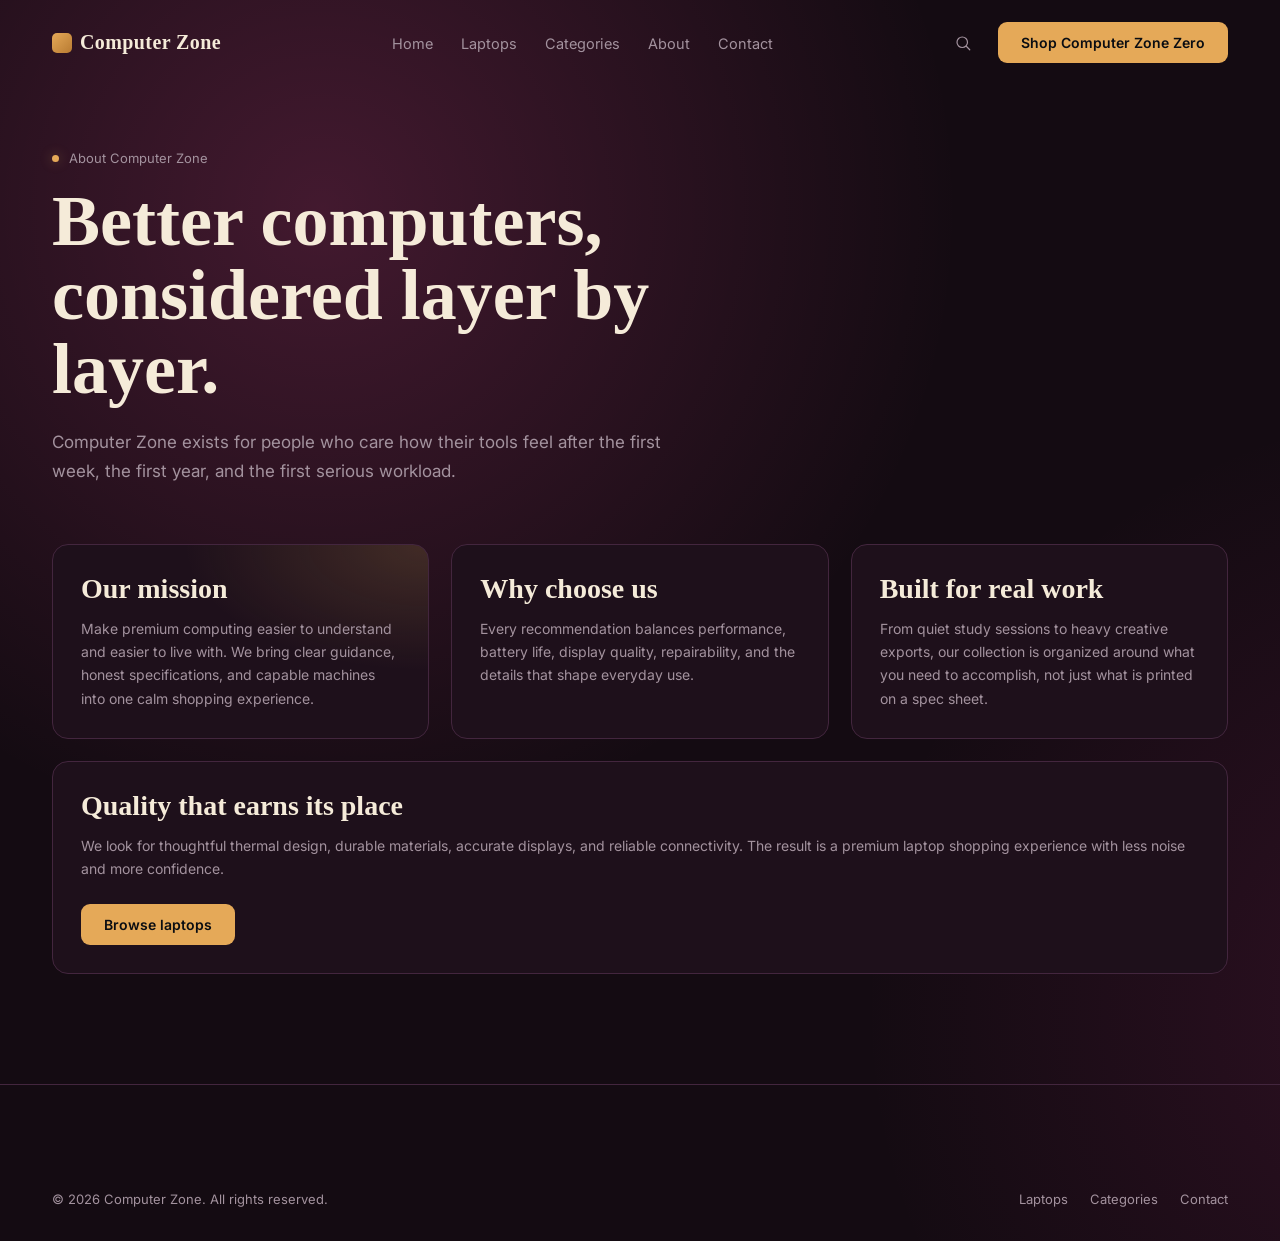
<file: Strata-Laptop-Website/about.html>
<!DOCTYPE html>
<html lang="en">
<head>
<meta charset="UTF-8"><meta name="viewport" content="width=device-width, initial-scale=1.0"><title>About - Computer Zone</title>
<link rel="preconnect" href="https://fonts.googleapis.com"><link href="https://fonts.googleapis.com/css2?family=Space+Grotesk:wght@500;600;700&family=Inter:wght@400;500;600&display=swap" rel="stylesheet"><link rel="stylesheet" href="css/style.css">
</head>
<body>
<nav class="navbar" id="navbar"><div class="wrap nav-inner"><a href="index.html" class="logo"><span class="logo-mark"></span>Computer Zone</a><ul class="nav-links"><li><a href="index.html">Home</a></li><li><a href="laptops.html">Laptops</a></li><li><a href="categories.html">Categories</a></li><li><a href="about.html">About</a></li><li><a href="contact.html">Contact</a></li></ul><div class="nav-right"><div class="search-wrap"><input type="text" class="search-input" id="searchInput" placeholder="Search laptops..." aria-label="Search laptops"><button class="search-btn" id="searchBtn" aria-label="Search laptops"><svg width="18" height="18" viewBox="0 0 24 24" fill="none"><circle cx="11" cy="11" r="7" stroke="currentColor" stroke-width="1.6"/><path d="M21 21l-4.3-4.3" stroke="currentColor" stroke-width="1.6" stroke-linecap="round"/></svg></button></div><a href="product.html" class="btn btn-primary">Shop Computer Zone Zero</a><button class="menu-toggle" id="menuToggle" aria-label="Open menu"><span></span><span></span><span></span></button></div></div></nav>
<div class="mobile-panel" id="mobilePanel"><a href="index.html">Home</a><a href="laptops.html">Laptops</a><a href="categories.html">Categories</a><a href="about.html">About</a><a href="contact.html">Contact</a><a href="product.html" class="btn btn-primary">Shop Computer Zone Zero</a></div>
<main class="page-main"><div class="wrap"><div class="page-hero"><div class="page-kicker"><span class="dot"></span>About Computer Zone</div><h1 class="page-title">Better computers, considered layer by layer.</h1><p class="page-lede">Computer Zone exists for people who care how their tools feel after the first week, the first year, and the first serious workload.</p></div><div class="page-grid"><section class="page-panel page-panel-accent"><h2>Our mission</h2><p>Make premium computing easier to understand and easier to live with. We bring clear guidance, honest specifications, and capable machines into one calm shopping experience.</p></section><section class="page-panel"><h2>Why choose us</h2><p>Every recommendation balances performance, battery life, display quality, repairability, and the details that shape everyday use.</p></section><section class="page-panel"><h2>Built for real work</h2><p>From quiet study sessions to heavy creative exports, our collection is organized around what you need to accomplish, not just what is printed on a spec sheet.</p></section></div><div class="page-panel" style="margin-top:22px;"><h2>Quality that earns its place</h2><p>We look for thoughtful thermal design, durable materials, accurate displays, and reliable connectivity. The result is a premium laptop shopping experience with less noise and more confidence.</p><a href="laptops.html" class="btn btn-primary">Browse laptops</a></div></div></main>
<footer class="footer"><div class="wrap"><div class="footer-bottom"><span>© 2026 Computer Zone. All rights reserved.</span><div class="footer-legal"><a href="laptops.html">Laptops</a><a href="categories.html">Categories</a><a href="contact.html">Contact</a></div></div></div></footer>
<script src="js/site.js"></script>
</body>
</html>
</file>
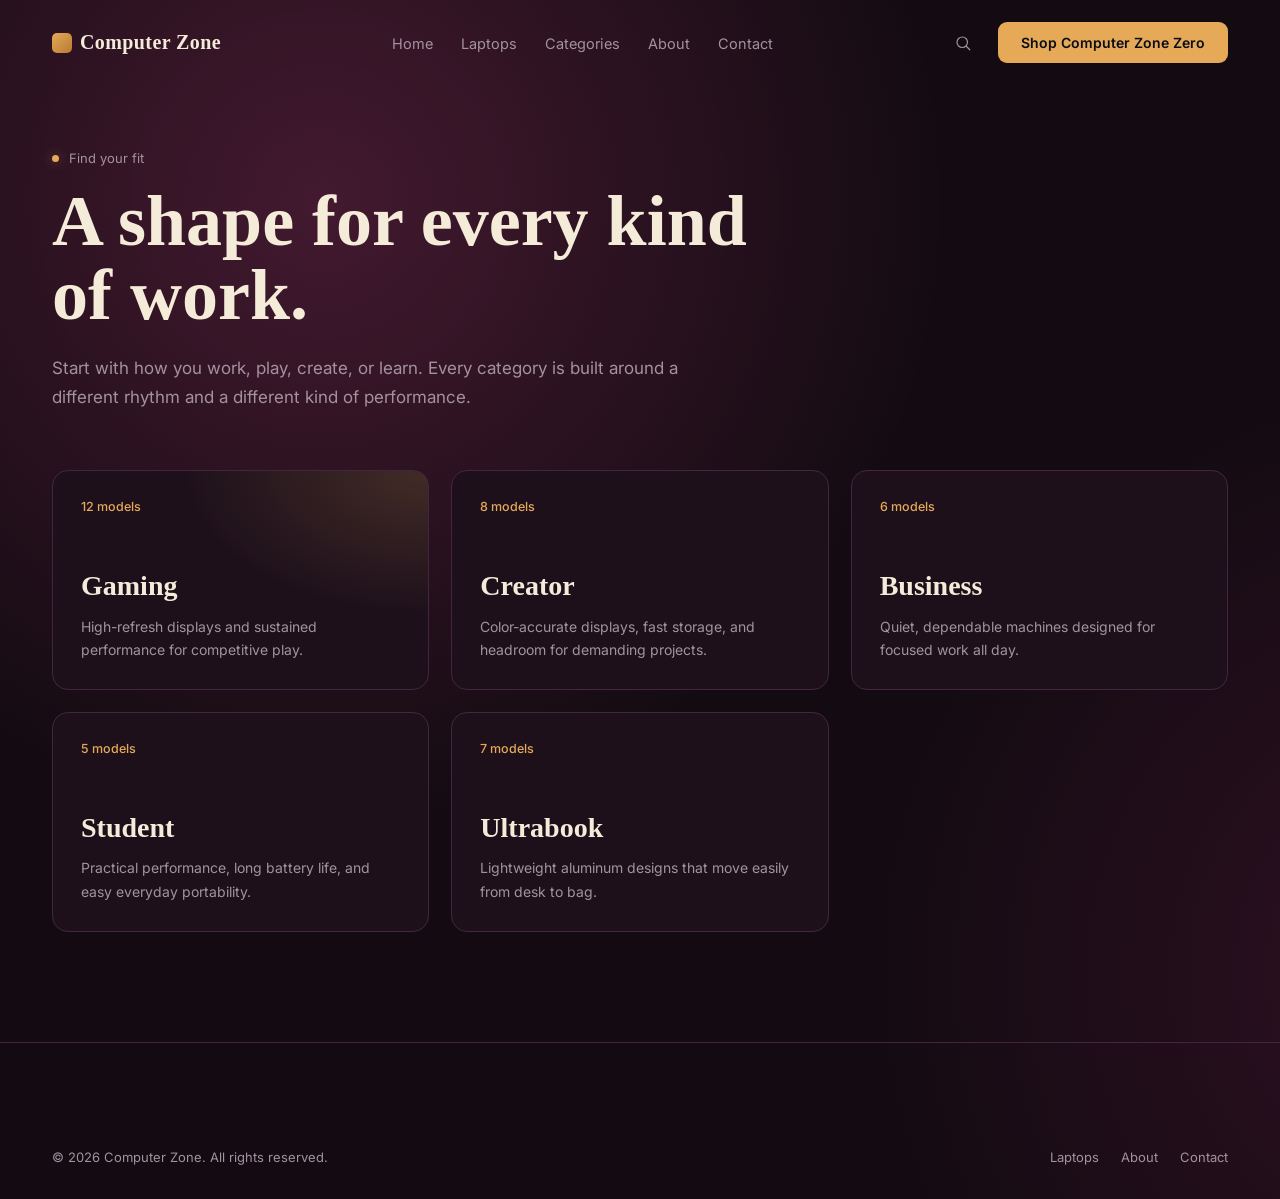
<file: Strata-Laptop-Website/categories.html>
<!DOCTYPE html>
<html lang="en">
<head>
<meta charset="UTF-8"><meta name="viewport" content="width=device-width, initial-scale=1.0"><title>Categories - Computer Zone</title>
<link rel="preconnect" href="https://fonts.googleapis.com"><link href="https://fonts.googleapis.com/css2?family=Space+Grotesk:wght@500;600;700&family=Inter:wght@400;500;600&display=swap" rel="stylesheet"><link rel="stylesheet" href="css/style.css">
</head>
<body>
<nav class="navbar" id="navbar"><div class="wrap nav-inner"><a href="index.html" class="logo"><span class="logo-mark"></span>Computer Zone</a><ul class="nav-links"><li><a href="index.html">Home</a></li><li><a href="laptops.html">Laptops</a></li><li><a href="categories.html">Categories</a></li><li><a href="about.html">About</a></li><li><a href="contact.html">Contact</a></li></ul><div class="nav-right"><div class="search-wrap"><input type="text" class="search-input" id="searchInput" placeholder="Search laptops..." aria-label="Search laptops"><button class="search-btn" id="searchBtn" aria-label="Search laptops"><svg width="18" height="18" viewBox="0 0 24 24" fill="none"><circle cx="11" cy="11" r="7" stroke="currentColor" stroke-width="1.6"/><path d="M21 21l-4.3-4.3" stroke="currentColor" stroke-width="1.6" stroke-linecap="round"/></svg></button></div><a href="product.html" class="btn btn-primary">Shop Computer Zone Zero</a><button class="menu-toggle" id="menuToggle" aria-label="Open menu"><span></span><span></span><span></span></button></div></div></nav>
<div class="mobile-panel" id="mobilePanel"><a href="index.html">Home</a><a href="laptops.html">Laptops</a><a href="categories.html">Categories</a><a href="about.html">About</a><a href="contact.html">Contact</a><a href="product.html" class="btn btn-primary">Shop Computer Zone Zero</a></div>
<main class="page-main"><div class="wrap"><div class="page-hero"><div class="page-kicker"><span class="dot"></span>Find your fit</div><h1 class="page-title">A shape for every kind of work.</h1><p class="page-lede">Start with how you work, play, create, or learn. Every category is built around a different rhythm and a different kind of performance.</p></div><div class="page-grid">
<a id="gaming" href="laptops.html?search=gaming" class="page-panel page-category-link page-panel-accent"><span class="cat-count">12 models</span><h2 class="cat-name">Gaming</h2><p>High-refresh displays and sustained performance for competitive play.</p></a>
<a id="creator" href="laptops.html?search=creator" class="page-panel page-category-link"><span class="cat-count">8 models</span><h2 class="cat-name">Creator</h2><p>Color-accurate displays, fast storage, and headroom for demanding projects.</p></a>
<a id="business" href="laptops.html?search=business" class="page-panel page-category-link"><span class="cat-count">6 models</span><h2 class="cat-name">Business</h2><p>Quiet, dependable machines designed for focused work all day.</p></a>
<a id="student" href="laptops.html?search=student" class="page-panel page-category-link"><span class="cat-count">5 models</span><h2 class="cat-name">Student</h2><p>Practical performance, long battery life, and easy everyday portability.</p></a>
<a id="ultrabook" href="laptops.html?search=ultraportable" class="page-panel page-category-link"><span class="cat-count">7 models</span><h2 class="cat-name">Ultrabook</h2><p>Lightweight aluminum designs that move easily from desk to bag.</p></a>
</div></div></main>
<footer class="footer"><div class="wrap"><div class="footer-bottom"><span>© 2026 Computer Zone. All rights reserved.</span><div class="footer-legal"><a href="laptops.html">Laptops</a><a href="about.html">About</a><a href="contact.html">Contact</a></div></div></div></footer>
<script src="js/site.js"></script>
</body>
</html>
</file>
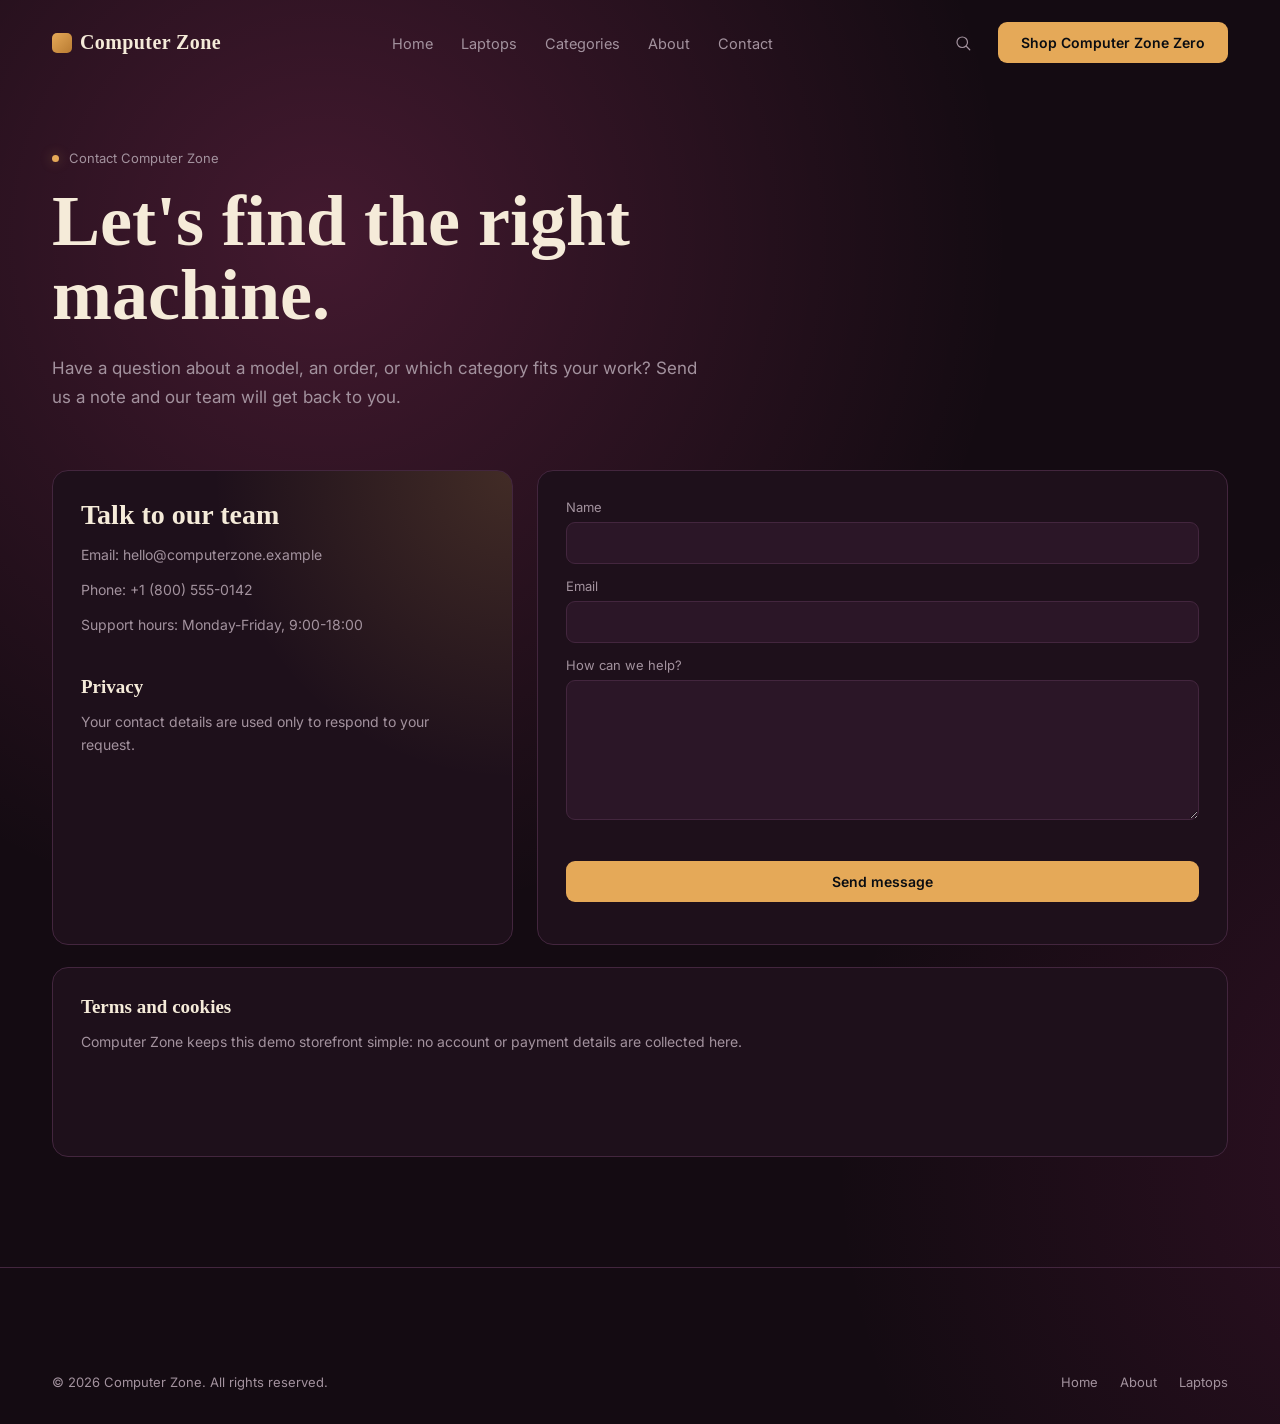
<file: Strata-Laptop-Website/contact.html>
<!DOCTYPE html>
<html lang="en">
<head>
<meta charset="UTF-8"><meta name="viewport" content="width=device-width, initial-scale=1.0"><title>Contact - Computer Zone</title>
<link rel="preconnect" href="https://fonts.googleapis.com"><link href="https://fonts.googleapis.com/css2?family=Space+Grotesk:wght@500;600;700&family=Inter:wght@400;500;600&display=swap" rel="stylesheet"><link rel="stylesheet" href="css/style.css">
</head>
<body>
<nav class="navbar" id="navbar"><div class="wrap nav-inner"><a href="index.html" class="logo"><span class="logo-mark"></span>Computer Zone</a><ul class="nav-links"><li><a href="index.html">Home</a></li><li><a href="laptops.html">Laptops</a></li><li><a href="categories.html">Categories</a></li><li><a href="about.html">About</a></li><li><a href="contact.html">Contact</a></li></ul><div class="nav-right"><div class="search-wrap"><input type="text" class="search-input" id="searchInput" placeholder="Search laptops..." aria-label="Search laptops"><button class="search-btn" id="searchBtn" aria-label="Search laptops"><svg width="18" height="18" viewBox="0 0 24 24" fill="none"><circle cx="11" cy="11" r="7" stroke="currentColor" stroke-width="1.6"/><path d="M21 21l-4.3-4.3" stroke="currentColor" stroke-width="1.6" stroke-linecap="round"/></svg></button></div><a href="product.html" class="btn btn-primary">Shop Computer Zone Zero</a><button class="menu-toggle" id="menuToggle" aria-label="Open menu"><span></span><span></span><span></span></button></div></div></nav>
<div class="mobile-panel" id="mobilePanel"><a href="index.html">Home</a><a href="laptops.html">Laptops</a><a href="categories.html">Categories</a><a href="about.html">About</a><a href="contact.html">Contact</a><a href="product.html" class="btn btn-primary">Shop Computer Zone Zero</a></div>
<main class="page-main"><div class="wrap"><div class="page-hero"><div class="page-kicker"><span class="dot"></span>Contact Computer Zone</div><h1 class="page-title">Let's find the right machine.</h1><p class="page-lede">Have a question about a model, an order, or which category fits your work? Send us a note and our team will get back to you.</p></div><div class="contact-layout"><section class="page-panel page-panel-accent" id="support"><h2>Talk to our team</h2><p>Email: hello@computerzone.example</p><p style="margin-top:12px;">Phone: +1 (800) 555-0142</p><p style="margin-top:12px;">Support hours: Monday-Friday, 9:00-18:00</p><div id="privacy" style="margin-top:40px;"><h3>Privacy</h3><p>Your contact details are used only to respond to your request.</p></div></section><form class="page-panel contact-form" data-contact-form><label>Name<input name="name" required></label><label>Email<input type="email" name="email" required></label><label>How can we help?<textarea name="message" required></textarea></label><button class="btn btn-primary" type="submit">Send message</button><p class="form-status" aria-live="polite"></p></form></div><div class="page-panel" style="margin-top:22px;"><h3 id="terms">Terms and cookies</h3><p id="cookies">Computer Zone keeps this demo storefront simple: no account or payment details are collected here.</p></div></div></main>
<footer class="footer"><div class="wrap"><div class="footer-bottom"><span>© 2026 Computer Zone. All rights reserved.</span><div class="footer-legal"><a href="index.html">Home</a><a href="about.html">About</a><a href="laptops.html">Laptops</a></div></div></div></footer>
<script src="js/site.js"></script>
</body>
</html>
</file>
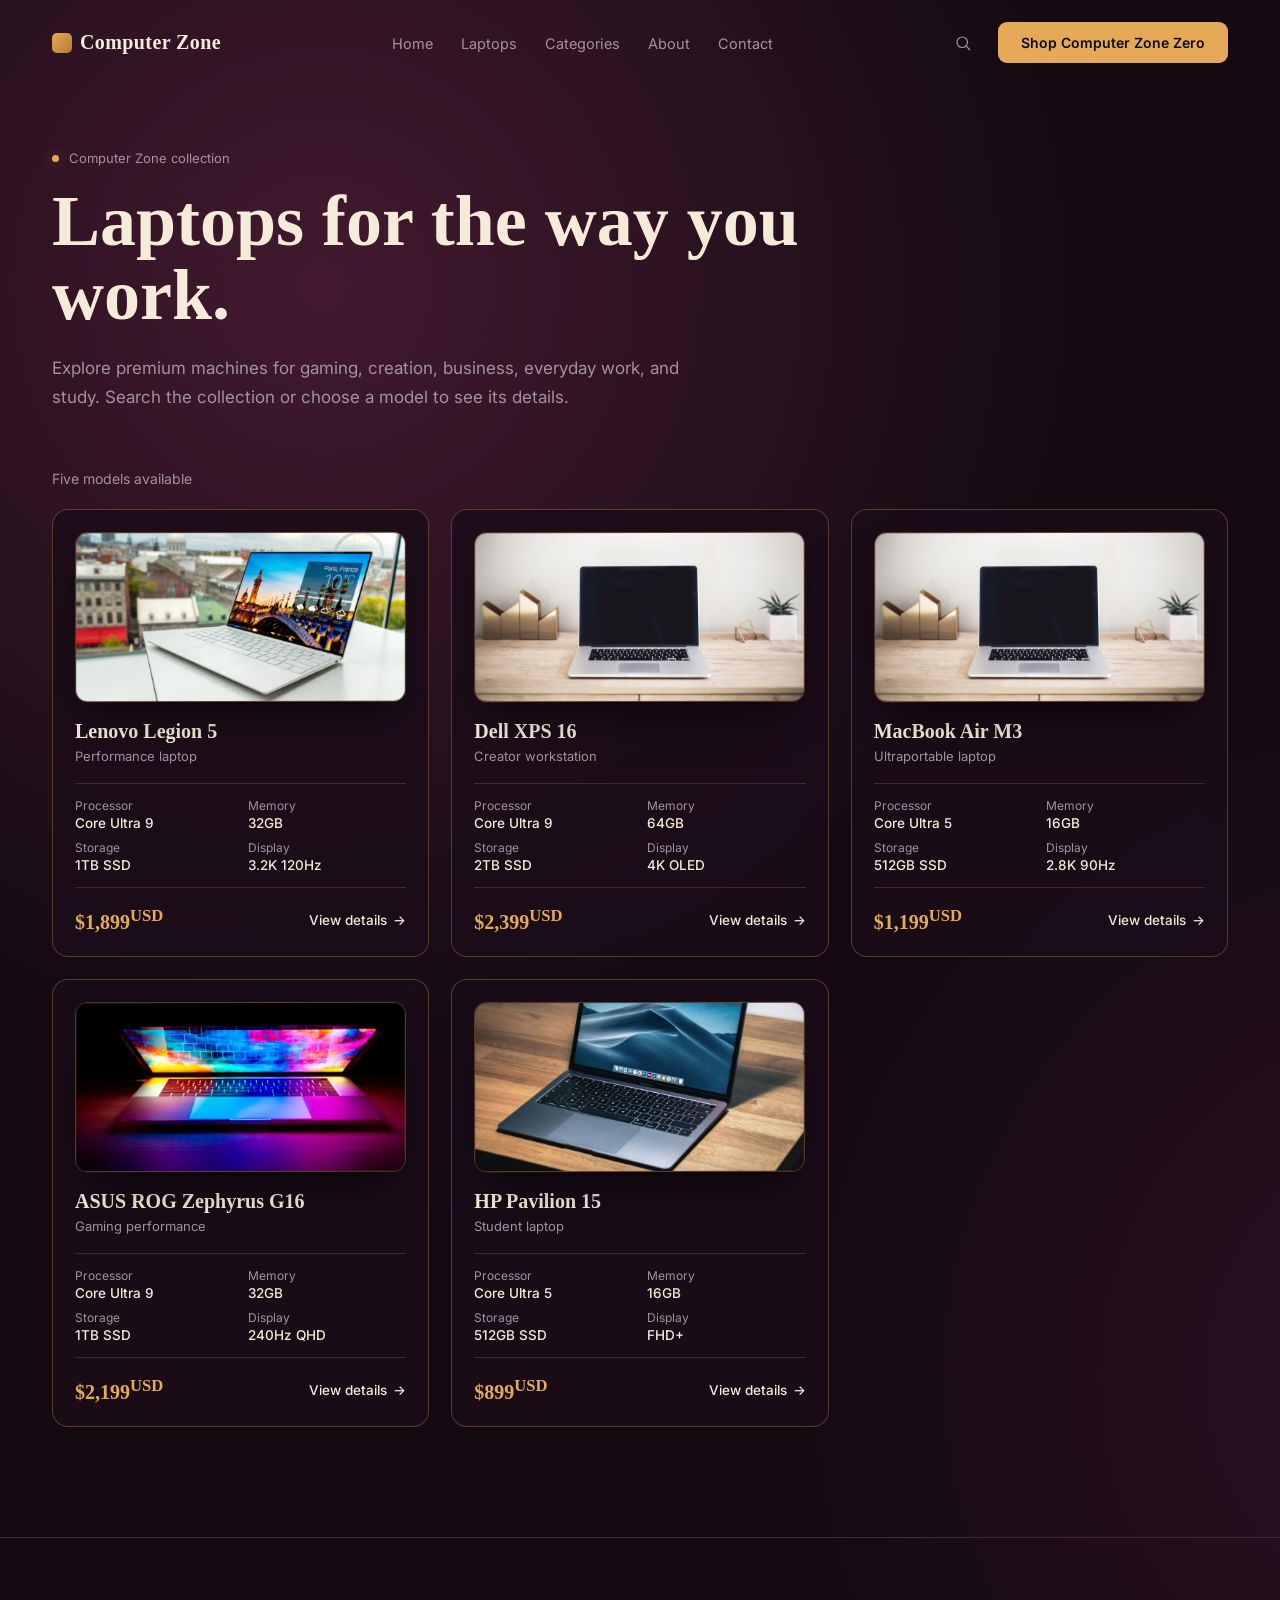
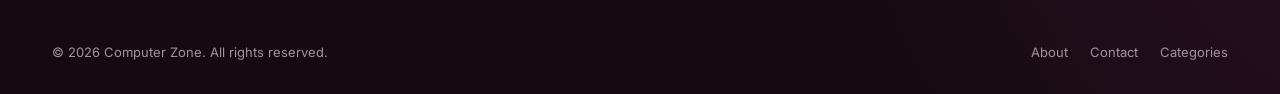
<file: Strata-Laptop-Website/laptops.html>
<!DOCTYPE html>
<html lang="en">
<head>
<meta charset="UTF-8">
<meta name="viewport" content="width=device-width, initial-scale=1.0">
<title>Laptops - Computer Zone</title>
<link rel="preconnect" href="https://fonts.googleapis.com">
<link href="https://fonts.googleapis.com/css2?family=Space+Grotesk:wght@500;600;700&family=Inter:wght@400;500;600&display=swap" rel="stylesheet">
<link rel="stylesheet" href="css/style.css">
</head>
<body>
<nav class="navbar" id="navbar"><div class="wrap nav-inner">
<a href="index.html" class="logo"><span class="logo-mark"></span>Computer Zone</a>
<ul class="nav-links"><li><a href="index.html">Home</a></li><li><a href="laptops.html">Laptops</a></li><li><a href="categories.html">Categories</a></li><li><a href="about.html">About</a></li><li><a href="contact.html">Contact</a></li></ul>
<div class="nav-right"><div class="search-wrap"><input type="text" class="search-input" id="searchInput" placeholder="Search laptops..." aria-label="Search laptops"><button class="search-btn" id="searchBtn" aria-label="Search laptops"><svg width="18" height="18" viewBox="0 0 24 24" fill="none"><circle cx="11" cy="11" r="7" stroke="currentColor" stroke-width="1.6"/><path d="M21 21l-4.3-4.3" stroke="currentColor" stroke-width="1.6" stroke-linecap="round"/></svg></button></div><a href="product.html" class="btn btn-primary">Shop Computer Zone Zero</a><button class="menu-toggle" id="menuToggle" aria-label="Open menu"><span></span><span></span><span></span></button></div>
</div></nav>
<div class="mobile-panel" id="mobilePanel"><a href="index.html">Home</a><a href="laptops.html">Laptops</a><a href="categories.html">Categories</a><a href="about.html">About</a><a href="contact.html">Contact</a><a href="product.html" class="btn btn-primary">Shop Computer Zone Zero</a></div>
<main class="page-main"><div class="wrap"><div class="page-hero"><div class="page-kicker"><span class="dot"></span>Computer Zone collection</div><h1 class="page-title">Laptops for the way you work.</h1><p class="page-lede">Explore premium machines for gaming, creation, business, everyday work, and study. Search the collection or choose a model to see its details.</p></div><p class="search-status" id="searchStatus">Five models available</p>
<div class="page-products">
<a id="lenovo-legion-5" href="product.html" class="product-card" data-search="lenovo legion 5 gaming performance fanless"><div class="card-inner"><span class="card-tag">Fanless</span><div class="device-stage"><img class="product-image" src="assets/laptop-gaming.jpg" alt="Lenovo Legion 5 laptop" loading="lazy"></div><h3 class="product-name">Lenovo Legion 5</h3><p class="product-tagline">Performance laptop</p><div class="spec-grid"><div class="spec-item">Processor<b>Core Ultra 9</b></div><div class="spec-item">Memory<b>32GB</b></div><div class="spec-item">Storage<b>1TB SSD</b></div><div class="spec-item">Display<b>3.2K 120Hz</b></div></div><div class="card-footer"><span class="price">$1,899<sup>USD</sup></span><span class="explore-link">View details <span class="arrow">-></span></span></div></div></a>
<a id="dell-xps-16" href="product.html" class="product-card" data-search="dell xps 16 creator workstation oled"><div class="card-inner"><span class="card-tag">Creator</span><div class="device-stage"><img class="product-image" src="assets/laptop-hero.jpg" alt="Dell XPS 16 laptop" loading="lazy"></div><h3 class="product-name">Dell XPS 16</h3><p class="product-tagline">Creator workstation</p><div class="spec-grid"><div class="spec-item">Processor<b>Core Ultra 9</b></div><div class="spec-item">Memory<b>64GB</b></div><div class="spec-item">Storage<b>2TB SSD</b></div><div class="spec-item">Display<b>4K OLED</b></div></div><div class="card-footer"><span class="price">$2,399<sup>USD</sup></span><span class="explore-link">View details <span class="arrow">-></span></span></div></div></a>
<a id="macbook-air-m3" href="product.html" class="product-card" data-search="macbook air m3 everyday ultraportable"><div class="card-inner"><span class="card-tag">Everyday</span><div class="device-stage"><img class="product-image" src="assets/laptop-hero.jpg" alt="MacBook Air M3 laptop" loading="lazy"></div><h3 class="product-name">MacBook Air M3</h3><p class="product-tagline">Ultraportable laptop</p><div class="spec-grid"><div class="spec-item">Processor<b>Core Ultra 5</b></div><div class="spec-item">Memory<b>16GB</b></div><div class="spec-item">Storage<b>512GB SSD</b></div><div class="spec-item">Display<b>2.8K 90Hz</b></div></div><div class="card-footer"><span class="price">$1,199<sup>USD</sup></span><span class="explore-link">View details <span class="arrow">-></span></span></div></div></a>
<a id="asus-rog-zephyrus-g16" href="product.html" class="product-card" data-search="asus rog zephyrus g16 gaming 240hz"><div class="card-inner"><span class="card-tag">240Hz</span><div class="device-stage"><img class="product-image" src="assets/laptop-rog.jpg" alt="ASUS ROG Zephyrus G16 laptop" loading="lazy"></div><h3 class="product-name">ASUS ROG Zephyrus G16</h3><p class="product-tagline">Gaming performance</p><div class="spec-grid"><div class="spec-item">Processor<b>Core Ultra 9</b></div><div class="spec-item">Memory<b>32GB</b></div><div class="spec-item">Storage<b>1TB SSD</b></div><div class="spec-item">Display<b>240Hz QHD</b></div></div><div class="card-footer"><span class="price">$2,199<sup>USD</sup></span><span class="explore-link">View details <span class="arrow">-></span></span></div></div></a>
<a id="hp-pavilion-15" href="product.html" class="product-card" data-search="hp pavilion 15 student essentials"><div class="card-inner"><span class="card-tag">Essentials</span><div class="device-stage"><img class="product-image" src="assets/laptop-hp.jpg" alt="HP Pavilion 15 laptop" loading="lazy"></div><h3 class="product-name">HP Pavilion 15</h3><p class="product-tagline">Student laptop</p><div class="spec-grid"><div class="spec-item">Processor<b>Core Ultra 5</b></div><div class="spec-item">Memory<b>16GB</b></div><div class="spec-item">Storage<b>512GB SSD</b></div><div class="spec-item">Display<b>FHD+</b></div></div><div class="card-footer"><span class="price">$899<sup>USD</sup></span><span class="explore-link">View details <span class="arrow">-></span></span></div></div></a>
</div></div></main>
<footer class="footer"><div class="wrap"><div class="footer-bottom"><span>© 2026 Computer Zone. All rights reserved.</span><div class="footer-legal"><a href="about.html">About</a><a href="contact.html">Contact</a><a href="categories.html">Categories</a></div></div></div></footer>
<script src="js/site.js"></script>
</body>
</html>
</file>
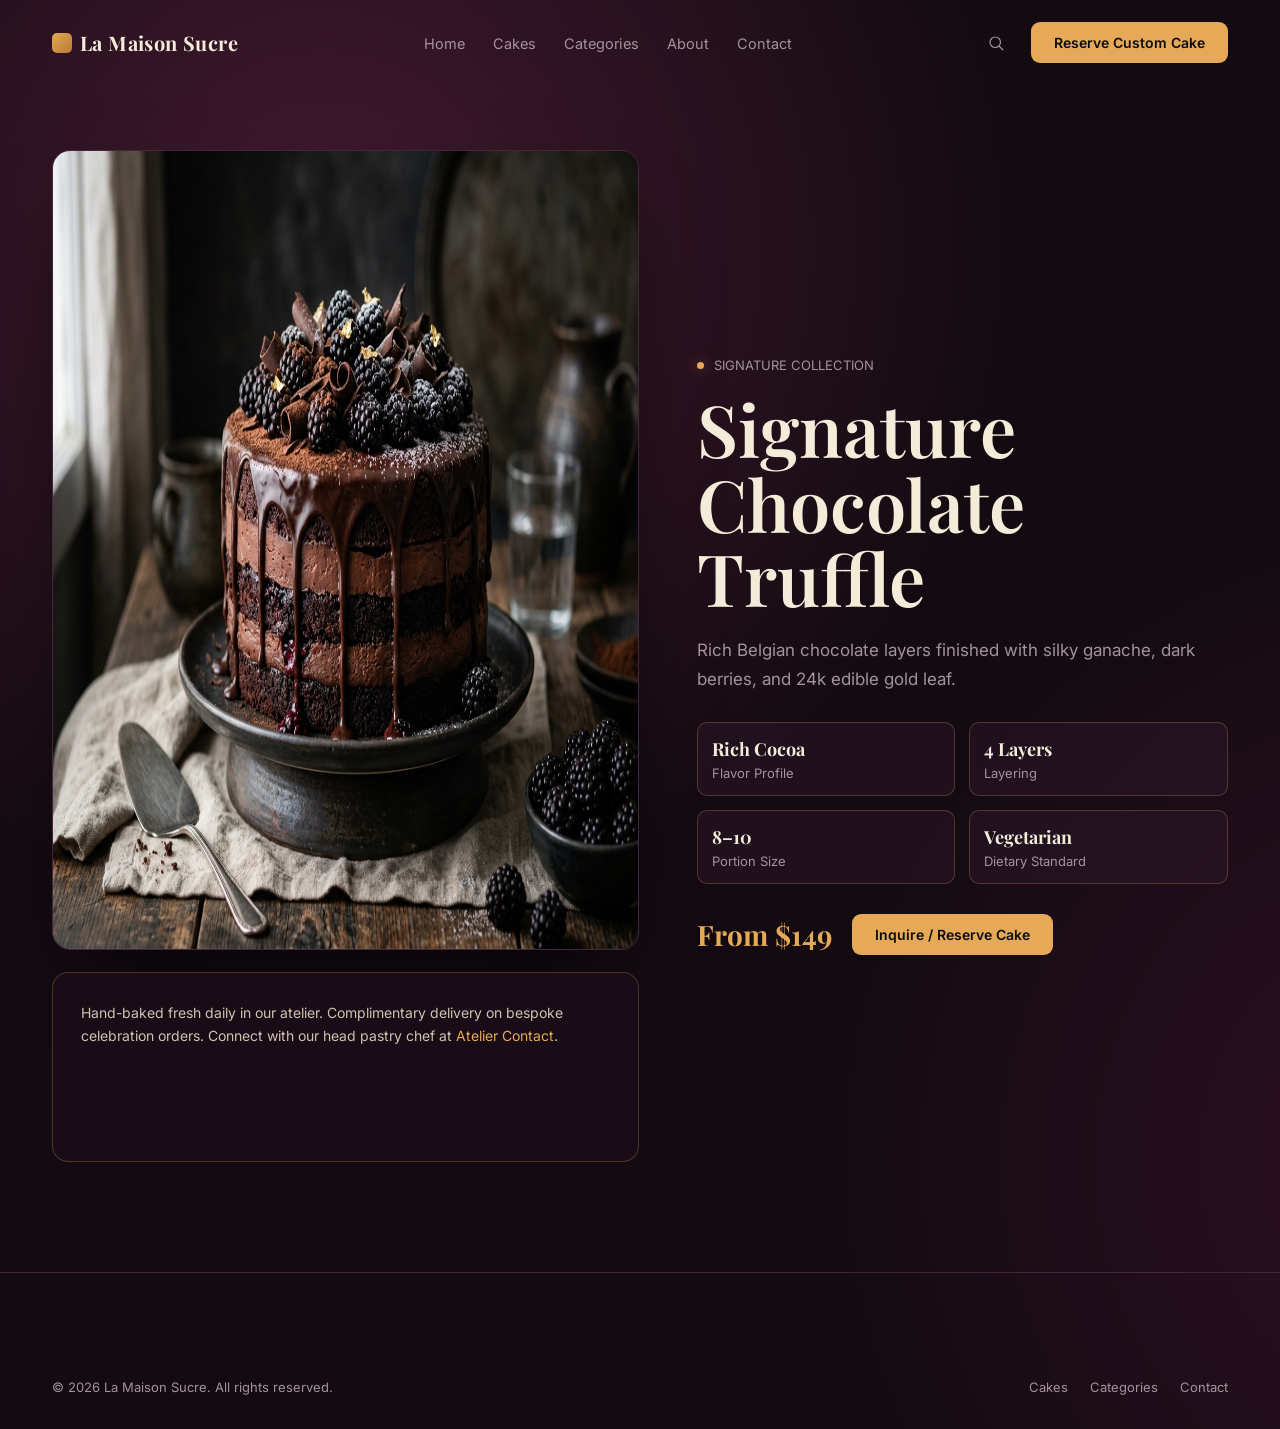
<file: Strata-Laptop-Website/product.html>
<!DOCTYPE html>
<html lang="en">
<head>
<meta charset="UTF-8"><meta name="viewport" content="width=device-width, initial-scale=1.0"><title>Cake Details — La Maison Sucre</title>
<link rel="preconnect" href="https://fonts.googleapis.com"><link href="https://fonts.googleapis.com/css2?family=Playfair+Display:ital,wght@0,500;0,600;0,700;1,400&family=Inter:wght@300;400;500;600&display=swap" rel="stylesheet"><link rel="stylesheet" href="css/style.css">
</head>
<body>
<nav class="navbar" id="navbar"><div class="wrap nav-inner"><a href="index.html" class="logo"><span class="logo-mark"></span>La Maison Sucre</a><ul class="nav-links"><li><a href="index.html">Home</a></li><li><a href="index.html#laptops-section">Cakes</a></li><li><a href="categories.html">Categories</a></li><li><a href="about.html">About</a></li><li><a href="contact.html">Contact</a></li></ul><div class="nav-right"><div class="search-wrap"><input type="text" class="search-input" id="searchInput" placeholder="Search cakes..." aria-label="Search cakes"><button class="search-btn" id="searchBtn" aria-label="Search cakes"><svg width="18" height="18" viewBox="0 0 24 24" fill="none"><circle cx="11" cy="11" r="7" stroke="currentColor" stroke-width="1.6"/><path d="M21 21l-4.3-4.3" stroke="currentColor" stroke-width="1.6" stroke-linecap="round"/></svg></button></div><a href="contact.html" class="btn btn-primary">Reserve Custom Cake</a><button class="menu-toggle" id="menuToggle" aria-label="Open menu"><span></span><span></span><span></span></button></div></div></nav>
<div class="mobile-panel" id="mobilePanel"><a href="index.html">Home</a><a href="index.html#laptops-section">Cakes</a><a href="categories.html">Categories</a><a href="about.html">About</a><a href="contact.html">Contact</a><a href="contact.html" class="btn btn-primary">Reserve Custom Cake</a></div>
<main class="page-main"><div class="wrap"><div class="product-detail"><div><img class="product-detail-image" id="cakeDetailImg" src="assets/cake-truffle.jpg" alt="Signature Chocolate Truffle Cake" width="1200" height="800"><div class="page-panel" style="margin-top:18px; border-color: rgba(229, 169, 88, 0.25); background: rgba(28, 14, 25, 0.85);"><p style="color:#d1c2b0;">Hand-baked fresh daily in our atelier. Complimentary delivery on bespoke celebration orders. Connect with our head pastry chef at <a href="contact.html" style="color:var(--cake-gold);">Atelier Contact</a>.</p></div></div><div><div class="page-kicker"><span class="dot"></span><span id="cakeDetailTag">SIGNATURE COLLECTION</span></div><h1 class="page-title" id="cakeDetailTitle">Signature Chocolate Truffle</h1><p class="page-lede" id="cakeDetailDesc">Rich Belgian chocolate layers finished with silky ganache, dark berries, and 24k edible gold leaf.</p><ul class="detail-list"><li style="border-color:rgba(229,169,88,0.25); background:rgba(45,23,40,0.5);"><b id="cakeDetailFlavor" style="color:#f5ebd9;">Rich Cocoa</b>Flavor Profile</li><li style="border-color:rgba(229,169,88,0.25); background:rgba(45,23,40,0.5);"><b id="cakeDetailLayers" style="color:#f5ebd9;">4 Layers</b>Layering</li><li style="border-color:rgba(229,169,88,0.25); background:rgba(45,23,40,0.5);"><b id="cakeDetailServes" style="color:#f5ebd9;">8–10</b>Portion Size</li><li style="border-color:rgba(229,169,88,0.25); background:rgba(45,23,40,0.5);"><b id="cakeDetailDietary" style="color:#f5ebd9;">Vegetarian</b>Dietary Standard</li></ul><div style="margin-top:30px; display:flex; align-items:center; gap:20px;"><span id="cakeDetailPrice" style="font-family:'Playfair Display',serif; font-size:28px; font-weight:700; color:#e5a958;">From $149</span><a href="contact.html" class="btn btn-primary">Inquire / Reserve Cake</a></div></div></div></div></main>
<footer class="footer"><div class="wrap"><div class="footer-bottom"><span>© 2026 La Maison Sucre. All rights reserved.</span><div class="footer-legal"><a href="index.html#laptops-section">Cakes</a><a href="categories.html">Categories</a><a href="contact.html">Contact</a></div></div></div></footer>
<script src="js/site.js"></script>
<script>
(function() {
  const cakes = {
    truffle: {
      tag: 'SIGNATURE COLLECTION',
      title: 'Signature Chocolate Truffle',
      desc: 'Rich Belgian chocolate layers finished with silky ganache, dark berries, and 24k edible gold leaf.',
      img: 'assets/cake-truffle.jpg',
      flavor: 'Rich Cocoa',
      layers: '4 Layers',
      serves: '8–10',
      dietary: 'Vegetarian',
      price: 'From $149'
    },
    raspberry: {
      tag: 'BESTSELLER',
      title: 'Raspberry Vanilla Blossom',
      desc: 'Fluffy Madagascar vanilla sponge layered with house-made fresh raspberry compote and silky cream.',
      img: 'assets/cake-raspberry.jpg',
      flavor: 'Vanilla Berry',
      layers: '3 Layers',
      serves: '10–12',
      dietary: 'Vegetarian',
      price: 'From $169'
    },
    velvet: {
      tag: 'CHEF\'S PICK',
      title: 'Golden Velvet & Honey',
      desc: 'Infused with organic wildflower honey, saffron cream, and adorned with delicate 24k edible gold leaf.',
      img: 'assets/cake-velvet.jpg',
      flavor: 'Honey Saffron',
      layers: '4 Layers',
      serves: '12–14',
      dietary: 'Organic',
      price: 'From $189'
    },
    matcha: {
      tag: 'SEASONAL',
      title: 'Matcha Citrus Bloom',
      desc: 'Ceremonial Uji matcha sponge paired with vibrant yuzu curd and white chocolate whip.',
      img: 'assets/cake-matcha.jpg',
      flavor: 'Matcha Yuzu',
      layers: '3 Layers',
      serves: '8–10',
      dietary: 'Low Sugar',
      price: 'From $159'
    },
    caramel: {
      tag: 'ARTISANAL',
      title: 'Salted Caramel Pecan',
      desc: 'Decadent butterscotch mousse, slow-roasted Georgia pecans, and fleur de sel caramel drizzle.',
      img: 'assets/cake-caramel.jpg',
      flavor: 'Salted Caramel',
      layers: '4 Layers',
      serves: '10–12',
      dietary: 'Nut Infused',
      price: 'From $179'
    }
  };

  const param = new URLSearchParams(window.location.search).get('cake')?.toLowerCase();
  if (param && cakes[param]) {
    const item = cakes[param];
    document.getElementById('cakeDetailTag').textContent = item.tag;
    document.getElementById('cakeDetailTitle').textContent = item.title;
    document.getElementById('cakeDetailDesc').textContent = item.desc;
    document.getElementById('cakeDetailImg').src = item.img;
    document.getElementById('cakeDetailImg').alt = item.title;
    document.getElementById('cakeDetailFlavor').textContent = item.flavor;
    document.getElementById('cakeDetailLayers').textContent = item.layers;
    document.getElementById('cakeDetailServes').textContent = item.serves;
    document.getElementById('cakeDetailDietary').textContent = item.dietary;
    document.getElementById('cakeDetailPrice').textContent = item.price;
    document.title = item.title + ' — La Maison Sucre';
  }
})();
</script>
</body>
</html>
</file>
<file: Strata-Laptop-Website/css/style.css>
:root{
    --bg:#140b12;
    --surface:#1e101b;
    --surface-2:#2b1627;
    --line:#43263e;
    --text:#f5ebd9;
    --muted:#a3929e;
    --accent:#e5a958;
    --accent-dim:#b87b32;
    --accent-soft:rgba(229,169,88,0.18);
    --cake-gold:#e5a958;
    --cake-gold-dim:#b87b32;
    --cake-gold-soft:rgba(229,169,88,0.22);
    --cake-cream:#f5ebd9;
    --font-display:'Playfair Display', Georgia, serif;
    --font-body:'Inter', sans-serif;

    --cat-gaming:#7c6cff;
    --cat-creator:#3fb8ac;
    --cat-business:#d9a15b;
    --cat-student:#e0838a;
    --cat-ultrabook:#6e9bff;
  }

  *{box-sizing:border-box;}
  html{scroll-behavior:smooth;}
  body{
    margin:0;
    background:
      radial-gradient(circle at 18% 12%, rgba(255,82,163,0.2), transparent 30%),
      radial-gradient(circle at 82% 58%, rgba(192,44,126,0.16), transparent 34%),
      var(--bg);
    background-size:140% 140%;
    animation:pinkBackground 18s ease-in-out infinite alternate;
    color:var(--text);
    font-family:var(--font-body);
    -webkit-font-smoothing:antialiased;
    overflow-x:hidden;
  }
  a{color:inherit;text-decoration:none;}
  button{font-family:inherit;cursor:pointer;}
  :focus-visible{outline:2px solid var(--accent);outline-offset:3px;}

  .wrap{max-width:1240px;margin:0 auto;padding:0 32px;}

  /* ---------- NAVBAR ---------- */
  .navbar{
    position:fixed;top:0;left:0;right:0;z-index:100;
    padding:22px 0;
    transition:background .4s ease, padding .4s ease, border-color .4s ease;
    border-bottom:1px solid transparent;
    opacity:0;
    animation:fadeDown .7s ease .55s forwards;
  }
  .navbar.scrolled{
    background:rgba(10,13,18,0.82);
    backdrop-filter:blur(14px);
    border-color:var(--line);
    padding:14px 0;
  }
  .nav-inner{display:flex;align-items:center;justify-content:space-between;gap:24px;}
  .logo{
    font-family:var(--font-display);
    font-weight:700;
    font-size:20px;
    letter-spacing:0.02em;
    display:flex;align-items:center;gap:8px;
    opacity:0;
    animation:logoReveal .6s cubic-bezier(.2,.8,.2,1) .15s forwards;
  }
  .logo-mark{
    width:20px;height:20px;border-radius:5px;
    background:linear-gradient(135deg,var(--accent),var(--accent-dim));
    display:inline-block;
  }
  .nav-links{display:flex;align-items:center;gap:28px;list-style:none;margin:0;padding:0;}
  .nav-links a{
    font-size:14.5px;color:var(--muted);
    position:relative;padding:4px 0;
    transition:color .25s ease;
  }
  .nav-links a::after{
    content:'';position:absolute;left:0;bottom:-2px;width:0;height:1px;
    background:var(--accent);transition:width .3s ease;
  }
  .nav-links a:hover{color:var(--text);}
  .nav-links a:hover::after{width:100%;}
  .nav-right{display:flex;align-items:center;gap:18px;}
  .search-wrap{display:flex;align-items:center;}
  .search-btn{
    background:none;border:none;color:var(--muted);
    width:34px;height:34px;display:flex;align-items:center;justify-content:center;
    border-radius:8px;transition:background .2s ease, color .2s ease;
  }
  .search-btn:hover{color:var(--text);background:var(--surface-2);}
  .search-input{
    width:0;opacity:0;background:var(--surface-2);border:1px solid var(--line);
    border-radius:8px;color:var(--text);padding:0 0;height:34px;
    transition:width .3s ease, opacity .3s ease, padding .3s ease;
    font-size:13.5px;
  }
  .search-input.open{width:180px;opacity:1;padding:0 12px;margin-right:2px;}

  .btn{
    display:inline-flex;align-items:center;justify-content:center;
    padding:11px 22px;border-radius:9px;font-size:14px;font-weight:500;
    transition:transform .25s cubic-bezier(.2,.8,.2,1), box-shadow .25s ease, background .25s ease, border-color .25s ease;
    border:1px solid transparent;
  }
  .btn-primary{background:var(--accent);color:#0a0d12;font-weight:600;}
  .btn-primary:hover{transform:translateY(-2px);box-shadow:0 10px 30px -8px rgba(110,155,255,0.55);}
  .btn-ghost{border-color:var(--line);color:var(--text);background:transparent;}
  .btn-ghost:hover{border-color:var(--accent-dim);background:var(--surface-2);transform:translateY(-2px);}

  .menu-toggle{
    display:none;background:none;border:none;width:36px;height:36px;
    flex-direction:column;justify-content:center;align-items:center;gap:5px;
  }
  .menu-toggle span{width:20px;height:1.5px;background:var(--text);transition:transform .3s ease, opacity .3s ease;}
  .menu-toggle.active span:nth-child(1){transform:translateY(6.5px) rotate(45deg);}
  .menu-toggle.active span:nth-child(2){opacity:0;}
  .menu-toggle.active span:nth-child(3){transform:translateY(-6.5px) rotate(-45deg);}

  .mobile-panel{
    position:fixed;inset:0;top:0;background:var(--bg);z-index:99;
    display:flex;flex-direction:column;justify-content:center;align-items:flex-start;
    padding:0 32px;gap:26px;
    transform:translateX(100%);transition:transform .4s cubic-bezier(.2,.8,.2,1);
  }
  .mobile-panel.open{transform:translateX(0);}
  .mobile-panel a{font-family:var(--font-display);font-size:30px;font-weight:600;color:var(--text);}
  .mobile-panel .btn{margin-top:12px;}

  /* ---------- HERO ---------- */
  .hero{
    position:relative;
    min-height:100vh;
    display:flex;align-items:center;
    padding-top:110px;padding-bottom:60px;
    overflow:hidden;
    isolation:isolate;
    background:
      linear-gradient(180deg, rgba(20,11,18,.25) 0%, rgba(25,12,22,.55) 62%, rgba(15,8,14,.96) 100%),
      radial-gradient(ellipse 60% 55% at 63% 48%, rgba(184,123,50,.28), transparent 72%),
      linear-gradient(116deg, #140b12 0%, #1c0e1a 46%, #0e070c 100%);
  }
  .hero::before{
    content:'';
    position:absolute;inset:0;z-index:0;pointer-events:none;
    background:
      linear-gradient(180deg, transparent 67%, rgba(18,9,16,.72) 77%, rgba(10,5,9,.98) 100%),
      linear-gradient(166deg, transparent 0 62%, rgba(32,16,28,.86) 63%, rgba(12,6,11,.95) 71%, transparent 72%),
      radial-gradient(ellipse 42% 18% at 62% 86%, rgba(229,169,88,.19), transparent 72%),
      linear-gradient(180deg, transparent 78%, rgba(184,123,50,.10) 88%, transparent 100%);
    mix-blend-mode:screen;
    opacity:.9;
  }
  .hero::after{
    content:'';
    position:absolute;z-index:0;pointer-events:none;
    width:144%;height:116%;left:19%;top:-66%;
    border:1px solid rgba(229,169,88,.45);
    border-radius:50%;
    transform:rotate(-11deg);
    box-shadow:
      0 0 4px rgba(229,169,88,.44),
      0 0 20px rgba(184,123,50,.28),
      0 0 58px rgba(120,50,80,.20);
    opacity:.78;
  }
  .hero-grid{
    width:100%;
    display:grid;grid-template-columns:1fr 0.92fr;gap:40px;align-items:center;
    position:relative;z-index:3;
  }
  .eyebrow-line{
    display:flex;align-items:center;gap:10px;margin-bottom:22px;
    opacity:0;animation:reveal .7s cubic-bezier(.2,.8,.2,1) .75s forwards;
  }
  .eyebrow-line .dot{width:7px;height:7px;border-radius:50%;background:var(--cake-gold);box-shadow:0 0 12px 2px var(--cake-gold-soft);}
  .eyebrow-line span{font-size:13.5px;color:var(--muted);}

  .hero-heading{
    font-family:var(--font-display);
    font-weight:600;
    font-size:clamp(42px, 5.6vw, 72px);
    line-height:1.05;
    letter-spacing:-0.01em;
    color:var(--cake-cream);
    margin:0 0 24px 0;
  }
  .hero-heading .line{overflow:hidden;display:block;}
  .hero-heading .line span{
    display:block;transform:translateY(110%);
    animation:lineUp .8s cubic-bezier(.2,.8,.2,1) forwards;
  }
  .hero-heading .line:nth-child(1) span{animation-delay:.85s;}
  .hero-heading .line:nth-child(2) span{animation-delay:.98s;}

  .hero-desc{
    font-size:17.5px;line-height:1.7;color:var(--muted);max-width:480px;margin:0 0 36px 0;
    opacity:0;animation:reveal .7s cubic-bezier(.2,.8,.2,1) 1.25s forwards;
  }
  .hero-ctas{
    display:flex;gap:14px;flex-wrap:wrap;
    opacity:0;animation:reveal .7s cubic-bezier(.2,.8,.2,1) 1.42s forwards;
  }

  /* ---------- HERO VISUAL / 3D CAKE STAGE ---------- */
  .hero-visual{
    position:relative;height:520px;
    display:flex;align-items:center;justify-content:center;
  }
  .hero-photo-image{
    position:absolute;z-index:1;width:280px;aspect-ratio:4/3;object-fit:cover;
    right:2%;bottom:6%;border:1px solid rgba(229,169,88,0.4);border-radius:20px;
    opacity:.38;filter:saturate(1.1) brightness(0.92);transform:rotate(4deg);
    box-shadow:0 24px 60px -24px rgba(184,123,50,0.6);
    animation:photoFloat 7s ease-in-out infinite;
  }
  .blob{
    position:absolute;border-radius:50%;filter:blur(70px);
    opacity:.32;pointer-events:none;
  }
  .blob-1{
    width:440px;height:440px;background:radial-gradient(circle, rgba(229,169,88,0.25), transparent 70%);
    top:-40px;right:-60px;
    animation:drift1 14s ease-in-out infinite;
  }
  .blob-2{
    width:340px;height:340px;background:radial-gradient(circle, rgba(120,40,90,0.35), transparent 70%);
    bottom:-40px;left:-20px;
    animation:drift2 18s ease-in-out infinite;
  }
  .cursor-glow{
    position:absolute;top:0;left:0;width:280px;height:280px;
    background:radial-gradient(circle, rgba(229,169,88,0.2), transparent 65%);
    border-radius:50%;pointer-events:none;
    transform:translate(-1000px,-1000px);
    transition:transform .12s ease-out;
    z-index:1;
  }
  #particles{position:absolute;inset:0;z-index:1;pointer-events:none;}

  .laptop-stage, .cake-stage{
    position:relative;z-index:2;width:100%;max-width:460px;
    perspective:1400px;
    opacity:0;
    transform:translateY(40px) scale(.92);
    animation:laptopEnter 1s cubic-bezier(.16,.9,.3,1) 1.1s forwards;
  }
  .laptop, .cake{
    position:relative;transform-style:preserve-3d;
    transform:rotateX(var(--rx, -8deg)) rotateY(calc(var(--ry, 10deg) + var(--spin, 0deg)));
    transition:transform .35s cubic-bezier(.2,.8,.2,1);
    animation:laptopFloat 6s ease-in-out infinite;
    animation-delay:2.1s;
    cursor:pointer;
    width:320px;height:340px;margin:0 auto;
    display:flex;flex-direction:column;align-items:center;justify-content:center;
  }

  /* Cake Pedestal / Stand */
  .cake-pedestal{
    position:absolute;bottom:12px;width:260px;height:40px;
    transform-style:preserve-3d;z-index:1;
    display:flex;flex-direction:column;align-items:center;
  }
  .pedestal-plate{
    width:260px;height:24px;border-radius:50%;
    background:linear-gradient(135deg, #f7d488, #b87b32 60%, #4a2d0d);
    box-shadow:0 12px 28px rgba(0,0,0,0.7), inset 0 2px 5px rgba(255,245,220,0.6);
    border:1px solid rgba(255,224,150,0.7);
  }
  .pedestal-stem{
    width:420px;max-width:44px;height:20px;margin-top:-6px;
    background:linear-gradient(90deg, #5c3813, #d4af37, #402409);
    border-radius:4px;box-shadow:inset 0 1px 2px rgba(255,255,255,0.3);
  }
  .pedestal-base{
    width:144px;height:12px;border-radius:50%;margin-top:-4px;
    background:linear-gradient(180deg, #b87b32, #2b1706);
    box-shadow:0 14px 28px rgba(0,0,0,0.85);
  }

  /* Cake Body & 3D Cylinder Layers */
  .cake-body{
    position:relative;width:220px;height:220px;
    transform-style:preserve-3d;z-index:2;margin-bottom:30px;
  }
  .cake-shadow{
    position:absolute;bottom:-12px;width:260px;height:42px;border-radius:50%;
    background:radial-gradient(ellipse at center, rgba(0,0,0,0.82) 0%, transparent 70%);
    transform:rotateX(75deg) translateY(60px);
    pointer-events:none;
  }

  /* Cake Top & Chocolate Glaze */
  .cake-top{
    position:absolute;top:0;left:0;width:220px;height:80px;
    border-radius:50%;z-index:4;
    background:radial-gradient(ellipse at 35% 35%, #5a2e12, #261105 70%, #120602 100%);
    border:1.5px solid rgba(229,169,88,0.55);
    box-shadow:inset 0 5px 14px rgba(255,255,255,0.22), 0 6px 24px rgba(0,0,0,0.65);
    transform-style:preserve-3d;
  }
  .cake-top-surface{
    position:absolute;inset:4px;border-radius:50%;
    background:radial-gradient(circle at 40% 30%, #6e3a17, #1e0d04);
  }

  /* Glossy Chocolate Drips */
  .drip{
    position:absolute;background:linear-gradient(180deg, #5a2e12 0%, #261105 70%, #120602 100%);
    border-radius:0 0 10px 10px;z-index:5;box-shadow:2px 4px 8px rgba(0,0,0,0.6);
  }
  .drip-1{left:15px;top:40px;width:14px;height:38px;border-radius:0 0 8px 8px;}
  .drip-2{left:55px;top:44px;width:18px;height:52px;border-radius:0 0 10px 10px;}
  .drip-3{left:110px;top:48px;width:16px;height:44px;border-radius:0 0 9px 9px;}
  .drip-4{left:155px;top:42px;width:20px;height:56px;border-radius:0 0 12px 12px;}
  .drip-5{right:20px;top:38px;width:12px;height:32px;border-radius:0 0 6px 6px;}

  /* Toppings: Fresh Berries & Edible Gold Leaf */
  .cake-topping{position:absolute;border-radius:50%;z-index:6;transform-style:preserve-3d;}
  .berry{background:radial-gradient(circle at 35% 30%, #f43f5e, #9f1239 70%, #4c0519);}
  .berry-1{width:24px;height:24px;top:15px;left:45px;box-shadow:0 4px 10px rgba(0,0,0,0.65);}
  .berry-2{width:20px;height:20px;top:25px;left:75px;background:radial-gradient(circle at 35% 30%, #3b82f6, #1e3a8a);}
  .berry-3{width:22px;height:22px;top:12px;left:105px;box-shadow:0 4px 10px rgba(0,0,0,0.65);}
  .macaron-1{
    width:32px;height:20px;border-radius:12px;top:20px;left:135px;
    background:linear-gradient(180deg, #d97706 40%, #fff 40% 60%, #d97706 60%);
    box-shadow:0 4px 12px rgba(0,0,0,0.55);transform:rotate(15deg);
  }
  .leaf-gold{
    width:18px;height:18px;top:32px;left:90px;border-radius:30% 70% 70% 30%;
    background:linear-gradient(135deg, #fff0aa, #e5a958, #996515);
    box-shadow:0 0 12px rgba(229,169,88,0.85);
    animation:goldShimmer 3s ease-in-out infinite alternate;
  }
  @keyframes goldShimmer{0%{box-shadow:0 0 8px rgba(229,169,88,0.6);}100%{box-shadow:0 0 18px rgba(255,224,150,0.95);}}

  /* Cake Layers (Sponge & Cream Filling) */
  .cake-layer{
    position:absolute;width:220px;height:70px;
    border-radius:50%;
    background:linear-gradient(180deg, #44240e 0%, #291407 100%);
    border:1px solid rgba(229,169,88,0.35);
    box-shadow:inset 0 -8px 14px rgba(0,0,0,0.75);
  }
  .layer-top{top:30px;z-index:3;}
  .filling-middle{
    position:absolute;top:75px;left:2px;width:216px;height:30px;
    border-radius:50%;z-index:2;
    background:linear-gradient(180deg, #fce8c3, #e5ba73);
    box-shadow:0 0 14px rgba(229,169,88,0.5);
  }
  .layer-bottom{top:95px;z-index:1;}

  /* Artisan Patisserie Seals / Badges */
  .badge{
    position:absolute;background:rgba(28,14,25,0.82);
    border:1px solid rgba(229,169,88,0.42);backdrop-filter:blur(12px);
    padding:9px 16px;border-radius:100px;font-size:13px;font-weight:500;color:var(--cake-cream);
    box-shadow:0 14px 32px -10px rgba(0,0,0,0.7), inset 0 1px 2px rgba(255,235,205,0.2);
    display:flex;align-items:center;gap:8px;
    animation:badgeFloat 5s ease-in-out infinite;
    opacity:0;
  }
  .badge::before{content:'';width:7px;height:7px;border-radius:50%;background:var(--cake-gold);box-shadow:0 0 8px var(--cake-gold);}
  .badge-1{top:8%;left:-4%;animation-delay:.4s,2.3s;}
  .badge-2{top:48%;right:-8%;animation-delay:1.1s,2.5s;}
  .badge-3{bottom:-2%;left:12%;animation-delay:.7s,2.7s;}
  .badge-1{animation-name:badgeFloat, badgeIn;}
  .badge-2{animation-name:badgeFloat, badgeIn;}
  .badge-3{animation-name:badgeFloat, badgeIn;}
  .badge-1,.badge-2,.badge-3{animation-fill-mode:forwards, forwards; animation-duration:5s, .6s;}

  .scroll-indicator{
    position:absolute;left:50%;bottom:34px;transform:translateX(-50%);
    display:flex;flex-direction:column;align-items:center;gap:8px;
    z-index:3;color:var(--muted);font-size:12px;
    opacity:0;animation:reveal .6s ease 2s forwards;
    transition:opacity .3s ease;
  }
  .scroll-indicator .chev{
    width:14px;height:14px;border-right:1.5px solid var(--muted);border-bottom:1.5px solid var(--muted);
    transform:rotate(45deg);animation:chevBounce 1.8s ease-in-out infinite;
  }

  /* ---------- BRAND INTRO ---------- */
  .brand-intro{
    position:relative;padding:100px 0 120px;border-top:1px solid var(--line);
  }
  .brand-statement{
    max-width:640px;font-size:clamp(21px,2.6vw,28px);line-height:1.5;
    font-family:var(--font-display);font-weight:500;color:var(--text);
    margin:0 0 64px 0;
    opacity:0;transform:translateY(24px);
    transition:opacity .8s cubic-bezier(.2,.8,.2,1), transform .8s cubic-bezier(.2,.8,.2,1);
  }
  .brand-statement.in-view{opacity:1;transform:translateY(0);}
  .brand-statement em{
    font-style:normal;color:var(--muted);font-weight:400;font-family:var(--font-body);font-size:0.62em;
    display:block;margin-top:14px;
  }

  .stats-row{
    display:grid;grid-template-columns:repeat(3,1fr);
    border-top:1px solid var(--line);
  }
  .stat{
    padding:34px 28px 0 0;border-right:1px solid var(--line);
    opacity:0;transform:translateY(20px);
    transition:opacity .7s cubic-bezier(.2,.8,.2,1), transform .7s cubic-bezier(.2,.8,.2,1);
  }
  .stat:last-child{border-right:none;}
  .stat.in-view{opacity:1;transform:translateY(0);}
  .stat-num{
    font-family:var(--font-display);font-weight:700;font-size:clamp(34px,4vw,52px);
    color:var(--text);letter-spacing:-0.01em;
  }
  .stat-num .unit{font-size:0.5em;color:var(--accent);margin-left:4px;}
  .stat-label{font-size:14px;color:var(--muted);margin-top:8px;}

  /* ==========================================================
     MODULE 2 — LAPTOP DISCOVERY & PRODUCT EXPERIENCE
  ========================================================== */

  .section-head{
    display:flex;align-items:flex-end;justify-content:space-between;
    gap:24px;margin-bottom:44px;flex-wrap:wrap;
  }
  .section-head h2{
    font-family:var(--font-display);font-weight:600;
    font-size:clamp(28px,3.4vw,42px);letter-spacing:-0.01em;margin:0;
    max-width:520px;line-height:1.15;
  }
  .section-head p{color:var(--muted);font-size:15px;max-width:360px;margin:0;line-height:1.6;}
  .reveal{opacity:0;transform:translateY(28px);transition:opacity .7s cubic-bezier(.2,.8,.2,1), transform .7s cubic-bezier(.2,.8,.2,1);}
  .reveal.in-view{opacity:1;transform:translateY(0);}

  /* ---- Featured Laptops (horizontal scroll carousel) ---- */
  .laptops-section{padding:110px 0;border-top:1px solid var(--line);}
  .carousel-controls{display:flex;gap:10px;}
  .carousel-btn{
    width:40px;height:40px;border-radius:50%;border:1px solid var(--line);
    background:var(--surface);color:var(--text);display:flex;align-items:center;justify-content:center;
    transition:background .2s ease, border-color .2s ease, transform .2s ease;
  }
  .carousel-btn:hover{border-color:var(--accent-dim);background:var(--surface-2);transform:translateY(-2px);}

  .carousel-track{
    display:flex;gap:22px;overflow-x:auto;scroll-snap-type:x proximity;
    padding:6px 6px 26px 6px;margin:0 -6px;
    cursor:grab;
    scrollbar-width:thin;scrollbar-color:var(--line) transparent;
  }
  .carousel-track.dragging{cursor:grabbing;scroll-snap-type:none;}
  .carousel-track::-webkit-scrollbar{height:6px;}
  .carousel-track::-webkit-scrollbar-thumb{background:var(--line);border-radius:6px;}

  .product-card{
    position:relative;flex:0 0 320px;scroll-snap-align:start;
    background:rgba(28,14,25,0.85);border:1px solid rgba(229,169,88,0.3);border-radius:16px;
    padding:22px;overflow:hidden;perspective:900px;
    transition:border-color .3s ease, box-shadow .3s ease, transform .3s ease;
    backdrop-filter:blur(10px);
  }
  .product-card:hover{border-color:rgba(229,169,88,0.65);box-shadow:0 26px 50px -22px rgba(229,169,88,0.25);}
  .product-card .card-inner{transition:transform .25s cubic-bezier(.2,.8,.2,1);transform-style:preserve-3d;}
  .card-glow{
    position:absolute;inset:0;pointer-events:none;opacity:0;
    background:radial-gradient(240px circle at var(--gx,50%) var(--gy,50%), rgba(229,169,88,0.18), transparent 60%);
    transition:opacity .3s ease;
  }
  .product-card:hover .card-glow{opacity:1;}

  .device-stage{
    height:170px;display:flex;align-items:center;justify-content:center;
    margin-bottom:18px;position:relative;
  }
  .product-image{
    width:100%;height:160px;object-fit:cover;border-radius:12px;
    border:1px solid rgba(229,169,88,0.35);box-shadow:0 20px 40px -16px rgba(0,0,0,0.8);
    transform:rotateX(-2deg) rotateY(3deg);transition:transform .5s cubic-bezier(.2,.8,.2,1), filter .5s ease;
    filter:saturate(.95) contrast(1.05);
  }
  .product-card:hover .product-image{transform:rotateX(0deg) rotateY(0deg) scale(1.05);filter:saturate(1.1) contrast(1.05);}

  .card-tag{
    position:absolute;top:22px;right:22px;font-size:11px;font-weight:600;letter-spacing:0.06em;color:var(--card-accent, var(--cake-gold));
    background:rgba(229,169,88,0.12);border:1px solid rgba(229,169,88,0.35);padding:4px 10px;border-radius:100px;
  }
  .product-name{font-family:var(--font-display);font-weight:600;font-size:20px;color:var(--cake-cream);margin:0 0 4px 0;}
  .product-tagline{font-size:13px;color:var(--muted);margin:0 0 18px 0;line-height:1.4;}
  .spec-grid{
    display:grid;grid-template-columns:1fr 1fr;gap:9px 14px;
    padding:14px 0;border-top:1px solid rgba(229,169,88,0.2);border-bottom:1px solid rgba(229,169,88,0.2);margin-bottom:18px;
  }
  .spec-item{font-size:12px;color:var(--muted);display:flex;flex-direction:column;gap:2px;}
  .spec-item b{color:var(--text);font-weight:500;font-size:13.5px;font-family:var(--font-body);}
  .card-footer{display:flex;align-items:center;justify-content:space-between;}
  .price{font-family:var(--font-display);font-weight:600;font-size:20px;color:var(--cake-gold);}
  .explore-link{
    display:inline-flex;align-items:center;gap:6px;font-size:13.5px;font-weight:500;color:var(--text);
    transition:color .25s ease;
  }
  .explore-link .arrow{transition:transform .25s cubic-bezier(.2,.8,.2,1);}
  .product-card:hover .explore-link{color:var(--cake-gold);}
  .product-card:hover .explore-link .arrow{transform:translateX(5px);}

  /* ---- Categories (bento grid) ---- */
  .categories-section{padding:110px 0;border-top:1px solid var(--line);}
  .category-grid{
    display:grid;grid-template-columns:repeat(4,1fr);grid-template-rows:220px 220px;gap:18px;
  }
  .category-card{
    position:relative;border-radius:16px;overflow:hidden;border:1px solid rgba(229,169,88,0.25);
    padding:26px;display:flex;flex-direction:column;justify-content:flex-end;
    background:rgba(20,11,18,0.9);
    transition:border-color .35s ease, box-shadow .35s ease;
  }
  .category-card:hover{border-color:rgba(229,169,88,0.55);box-shadow:0 20px 40px -15px rgba(0,0,0,0.75);}
  .category-card .cat-image{
    position:absolute;inset:0;width:100%;height:100%;object-fit:cover;
    opacity:.35;filter:saturate(.9) contrast(1.05);z-index:0;
    transition:opacity .35s ease, transform .6s cubic-bezier(.2,.8,.2,1);
  }
  .category-card:hover .cat-image{opacity:.48;transform:scale(1.06);}
  .category-card .cat-wash{
    position:absolute;inset:0;background:radial-gradient(120% 100% at 100% 0%, var(--cc,var(--cake-gold)) 0%, transparent 60%);
    opacity:0.32;transition:opacity .35s ease, transform .6s cubic-bezier(.2,.8,.2,1);
  }
  .category-card:hover .cat-wash{opacity:0.48;transform:scale(1.06);}
  .cat-count{position:relative;font-size:12.5px;color:var(--cake-gold);margin-bottom:4px;z-index:1;font-weight:500;}
  .cat-name{position:relative;font-family:var(--font-display);font-weight:600;font-size:22px;color:var(--cake-cream);z-index:1;line-height:1.2;}
  .cat-glyph{
    position:absolute;top:22px;right:22px;width:36px;height:36px;border-radius:10px;
    background:rgba(28,14,25,0.7);border:1px solid rgba(229,169,88,0.35);backdrop-filter:blur(8px);
    display:flex;align-items:center;justify-content:center;color:var(--cc,var(--cake-gold));z-index:1;
    transition:transform .3s ease, border-color .3s ease;
  }
  .category-card:hover .cat-glyph{transform:scale(1.1);border-color:var(--cake-gold);}
  .category-card.large{grid-column:span 2;grid-row:span 2;}
  .category-card.tall{grid-row:span 2;}
  @media (max-width:1024px){
    .category-grid{grid-template-columns:repeat(2,1fr);grid-template-rows:repeat(3,200px);}
    .category-card.large{grid-column:span 2;grid-row:span 1;}
    .category-card.tall{grid-row:span 1;}
  }
  @media (max-width:640px){
    .category-grid{grid-template-columns:1fr;grid-template-rows:none;}
    .category-card.large,.category-card.tall{grid-column:span 1;}
    .category-card{height:180px;}
  }

  /* ---- Performance counters ---- */
  .performance-section{padding:110px 0;border-top:1px solid var(--line);position:relative;overflow:hidden;}
  .performance-section::before{
    content:'';position:absolute;top:-200px;right:-200px;width:500px;height:500px;border-radius:50%;
    background:radial-gradient(circle, var(--accent-soft), transparent 70%);filter:blur(10px);pointer-events:none;
  }
  .perf-grid{display:grid;grid-template-columns:repeat(4,1fr);gap:0;border-top:1px solid var(--line);position:relative;}
  .perf-item{
    padding:38px 24px 0 0;border-right:1px solid var(--line);
    opacity:0;transform:translateY(20px);transition:opacity .7s ease, transform .7s ease;
  }
  .perf-item:last-child{border-right:none;}
  .perf-item.in-view{opacity:1;transform:translateY(0);}
  .perf-icon{color:var(--accent);margin-bottom:16px;}
  .perf-num{font-family:var(--font-display);font-weight:700;font-size:clamp(32px,3.6vw,48px);letter-spacing:-0.01em;}
  .perf-num .u{font-size:0.42em;color:var(--muted);margin-left:5px;font-family:var(--font-body);}
  .perf-label{font-size:13.5px;color:var(--muted);margin-top:8px;}
  @media (max-width:1024px){
    .perf-grid{grid-template-columns:repeat(2,1fr);}
    .perf-item{border-bottom:1px solid var(--line);padding-bottom:24px;}
    .perf-item:nth-child(2n){border-right:none;}
  }
  @media (max-width:640px){
    .perf-grid{grid-template-columns:1fr;}
    .perf-item{border-right:none;}
  }

  /* ---- Interactive showcase (scroll-driven) ---- */
  .showcase-section{position:relative;height:340vh;border-top:1px solid var(--line);}
  .showcase-sticky{
    position:sticky;top:0;height:100vh;display:flex;flex-direction:column;align-items:center;justify-content:center;
    overflow:hidden;
  }
  .showcase-heading{
    position:absolute;top:70px;left:0;right:0;text-align:center;z-index:3;
    opacity:var(--show-heading, 1);transition:opacity .3s ease;
  }
  .showcase-heading h2{font-family:var(--font-display);font-weight:600;font-size:clamp(24px,3vw,34px);margin:0 0 8px;}
  .showcase-heading p{color:var(--muted);font-size:14.5px;margin:0;}

  .showcase-stage{position:relative;width:100%;max-width:560px;perspective:1600px;}
  .showcase-laptop{
    position:relative;transform-style:preserve-3d;margin:0 auto;width:100%;
    transform:
      scale(var(--sc-scale,0.7))
      rotateY(var(--sc-roty,-35deg))
      rotateX(var(--sc-rotx,4deg));
    opacity:var(--sc-opacity,0);
    transition:opacity .3s ease;
  }
  .cake-3d-stage{
    position:relative;width:100%;aspect-ratio:1/1;max-width:520px;margin:0 auto;
    transform-style:preserve-3d;display:flex;align-items:center;justify-content:center;
  }
  .cake-tier{
    position:absolute;inset:0;margin:auto;width:95%;height:95%;
    transform-style:preserve-3d;transition:transform 0.12s ease-out;
  }
  .tier-img-wrap{
    position:relative;width:100%;height:100%;border-radius:0;overflow:visible;
    box-shadow:none;border:none;background:transparent;
  }
  .cake-tier-img{
    width:100%;height:100%;object-fit:contain;display:block;
    filter:drop-shadow(0 20px 35px rgba(0,0,0,0.92)) contrast(1.06) saturate(1.15) brightness(0.98);
  }

  /* Soft linear/radial masks to slice the photorealistic cake into freestanding tiers without any rectangular container frame */
  .crown-img{
    -webkit-mask-image:linear-gradient(180deg, rgba(0,0,0,1) 0%, rgba(0,0,0,1) 32%, rgba(0,0,0,0) 42%);
    mask-image:linear-gradient(180deg, rgba(0,0,0,1) 0%, rgba(0,0,0,1) 32%, rgba(0,0,0,0) 42%);
  }
  .mousse-img{
    -webkit-mask-image:linear-gradient(180deg, rgba(0,0,0,0) 22%, rgba(0,0,0,1) 32%, rgba(0,0,0,1) 52%, rgba(0,0,0,0) 62%);
    mask-image:linear-gradient(180deg, rgba(0,0,0,0) 22%, rgba(0,0,0,1) 32%, rgba(0,0,0,1) 52%, rgba(0,0,0,0) 62%);
  }
  .compote-img{
    -webkit-mask-image:linear-gradient(180deg, rgba(0,0,0,0) 45%, rgba(0,0,0,1) 55%, rgba(0,0,0,1) 74%, rgba(0,0,0,0) 84%);
    mask-image:linear-gradient(180deg, rgba(0,0,0,0) 45%, rgba(0,0,0,1) 55%, rgba(0,0,0,1) 74%, rgba(0,0,0,0) 84%);
  }
  .sponge-img{
    -webkit-mask-image:linear-gradient(180deg, rgba(0,0,0,0) 68%, rgba(0,0,0,1) 78%, rgba(0,0,0,1) 100%);
    mask-image:linear-gradient(180deg, rgba(0,0,0,0) 68%, rgba(0,0,0,1) 78%, rgba(0,0,0,1) 100%);
  }

  /* Vertical 3D layer separations driven by --sc-screen-on and --sc-specs */
  .tier-crown{
    transform:translateY(calc(var(--sc-screen-on, 0) * -110px - var(--sc-specs, 0) * 30px)) translateZ(60px);
    z-index:4;
  }
  .tier-mousse{
    transform:translateY(calc(var(--sc-screen-on, 0) * -38px - var(--sc-specs, 0) * 10px)) translateZ(40px);
    z-index:3;
  }
  .tier-compote{
    transform:translateY(calc(var(--sc-screen-on, 0) * 32px + var(--sc-specs, 0) * 10px)) translateZ(20px);
    z-index:2;
  }
  .tier-sponge{
    transform:translateY(calc(var(--sc-screen-on, 0) * 95px + var(--sc-specs, 0) * 25px)) translateZ(0px);
    z-index:1;
  }

  /* Editorial Badges attached to separated tiers */
  .tier-badge{
    position:absolute;display:inline-flex;align-items:center;gap:8px;
    padding:8px 15px;background:rgba(22,10,19,0.92);border:1px solid rgba(229,169,88,0.55);
    border-radius:100px;backdrop-filter:blur(12px);white-space:nowrap;
    box-shadow:0 14px 35px rgba(0,0,0,0.85);
    opacity:var(--sc-screen-on,0);transition:opacity .35s ease, transform .35s ease;
    z-index:10;pointer-events:none;
  }
  .tier-num{
    font-family:var(--font-display);font-weight:700;font-size:12px;color:var(--accent);
    background:rgba(229,169,88,0.18);padding:3px 8px;border-radius:12px;
  }
  .tier-name{font-size:12.5px;font-weight:500;color:var(--text);letter-spacing:0.02em;}

  .badge-crown{top:2%;left:-6%;transform:translateX(calc((1 - var(--sc-screen-on,0)) * -24px));}
  .badge-mousse{top:28%;right:-8%;transform:translateX(calc((1 - var(--sc-screen-on,0)) * 24px));}
  .badge-compote{bottom:30%;left:-10%;transform:translateX(calc((1 - var(--sc-screen-on,0)) * -24px));}
  .badge-sponge{bottom:0%;right:-6%;transform:translateX(calc((1 - var(--sc-screen-on,0)) * 24px));}

  /* Pedestal Stand — Sculpted Ceramic & Gold Cake Platter */
  .cake-pedestal-stand{
    position:absolute;bottom:-45px;left:50%;
    transform:translateX(-50%) translateY(calc(var(--sc-screen-on, 0) * 150px + var(--sc-specs, 0) * 40px)) translateZ(-30px);
    width:88%;height:50px;border-radius:50% / 30px;
    background:radial-gradient(ellipse at center, rgba(60,30,52,0.95), rgba(18,8,16,0.98));
    border:1px solid rgba(229,169,88,0.5);box-shadow:0 25px 60px rgba(0,0,0,0.95);
    display:flex;align-items:center;justify-content:center;
    transition:transform 0.12s ease-out;
  }
  .pedestal-label{
    font-size:11px;letter-spacing:0.08em;text-transform:uppercase;color:rgba(229,169,88,0.85);
    background:rgba(18,8,16,0.92);padding:4px 14px;border-radius:100px;border:1px solid rgba(229,169,88,0.35);
  }

  .sc-spec{
    position:absolute;font-size:12.5px;color:var(--text);background:rgba(17,21,28,0.9);
    border:1px solid var(--line);backdrop-filter:blur(10px);padding:9px 14px;border-radius:100px;
    display:flex;align-items:center;gap:7px;white-space:nowrap;
    opacity:var(--sc-specs,0);transform:translateY(calc((1 - var(--sc-specs,0)) * 12px));
    transition:opacity .3s ease, transform .3s ease;
  }
  .sc-spec::before{content:'';width:6px;height:6px;border-radius:50%;background:var(--accent);}
  .sc-spec-1{top:8%;left:2%;}
  .sc-spec-2{top:20%;right:0%;}
  .sc-spec-3{bottom:26%;left:-4%;}
  .sc-spec-4{bottom:10%;right:4%;}

  .showcase-progress{
    position:absolute;bottom:44px;left:50%;transform:translateX(-50%);
    display:flex;gap:6px;z-index:3;
  }
  .showcase-progress span{width:28px;height:2px;background:var(--line);border-radius:2px;overflow:hidden;position:relative;}
  .showcase-progress span::after{
    content:'';position:absolute;inset:0;background:var(--accent);transform:scaleX(var(--p,0));
    transform-origin:left;transition:transform .1s linear;
  }

  @media (max-width:768px){
    .showcase-section{height:260vh;}
    .sc-spec{font-size:11px;padding:7px 11px;}
    .sc-spec-1,.sc-spec-3{left:0;}
    .sc-spec-2,.sc-spec-4{right:0;}
  }

  /* ---- Features ---- */
  .features-section{padding:110px 0 130px;border-top:1px solid var(--line);}
  .features-grid{display:grid;grid-template-columns:repeat(3,1fr);gap:1px;background:var(--line);border:1px solid var(--line);}
  .feature-item{
    background:var(--bg);padding:36px 28px;position:relative;overflow:hidden;
  }
  .feature-item::before{
    content:'';position:absolute;inset:0;opacity:0;
    background:radial-gradient(220px circle at var(--fx,50%) var(--fy,50%), rgba(110,155,255,0.10), transparent 65%);
    transition:opacity .3s ease;
  }
  .feature-item:hover::before{opacity:1;}
  .feature-icon{color:var(--accent);margin-bottom:20px;position:relative;}
  .feature-item h3{font-family:var(--font-display);font-weight:600;font-size:17px;margin:0 0 8px;position:relative;}
  .feature-item p{font-size:13.5px;color:var(--muted);line-height:1.6;margin:0;position:relative;}
  @media (max-width:768px){.features-grid{grid-template-columns:1fr 1fr;}}
  @media (max-width:480px){.features-grid{grid-template-columns:1fr;}}

  /* ==========================================================
     MODULE 3 — TRUST, CTA & FOOTER EXPERIENCE
  ========================================================== */

  /* ---- Why Choose Us ---- */
  .why-section{padding:110px 0;border-top:1px solid var(--line);}
  .why-list{border-top:1px solid var(--line);}
  .why-item{
    display:grid;grid-template-columns:64px 1fr 1fr;align-items:center;gap:32px;
    padding:30px 0;border-bottom:1px solid var(--line);
    opacity:0;transform:translateX(-24px);
    transition:opacity .6s cubic-bezier(.2,.8,.2,1), transform .6s cubic-bezier(.2,.8,.2,1), background .3s ease;
  }
  .why-item.in-view{opacity:1;transform:translateX(0);}
  .why-item:hover{background:rgba(255,255,255,0.015);}
  .why-index{font-family:var(--font-display);font-weight:600;font-size:15px;color:var(--muted);}
  .why-title{font-family:var(--font-display);font-weight:600;font-size:clamp(20px,2.4vw,28px);letter-spacing:-0.01em;}
  .why-desc{font-size:14.5px;color:var(--muted);line-height:1.6;max-width:420px;}
  .why-item .why-line{
    position:relative;height:1px;background:var(--line);grid-column:1/-1;margin-top:26px;display:none;
  }
  @media (max-width:768px){
    .why-item{grid-template-columns:40px 1fr;row-gap:10px;}
    .why-desc{grid-column:2/-1;max-width:100%;}
  }

  /* ---- Brand marquee ---- */
  .marquee-section{padding:80px 0;border-top:1px solid var(--line);overflow:hidden;}
  .marquee-head{text-align:center;margin-bottom:44px;}
  .marquee-head h2{font-family:var(--font-display);font-weight:600;font-size:clamp(22px,2.6vw,30px);margin:0 0 8px;}
  .marquee-head p{color:var(--muted);font-size:14.5px;margin:0;}
  .marquee-row{display:flex;width:max-content;gap:64px;padding:10px 0;}
  .marquee-row span{
    font-family:var(--font-display);font-weight:600;font-size:26px;color:var(--muted);
    white-space:nowrap;opacity:.55;transition:opacity .3s ease, color .3s ease;
  }
  .marquee-row:hover span{opacity:.3;}
  .marquee-row span:hover{opacity:1 !important;color:var(--text);}
  .marquee-track{display:flex;animation:marqueeLeft 32s linear infinite;}
  .marquee-track.reverse{animation:marqueeRight 32s linear infinite;}
  .marquee-section:hover .marquee-track{animation-play-state:paused;}
  .marquee-fade{position:relative;}
  .marquee-fade::before,.marquee-fade::after{
    content:'';position:absolute;top:0;bottom:0;width:120px;z-index:2;pointer-events:none;
  }
  .marquee-fade::before{left:0;background:linear-gradient(90deg,var(--bg),transparent);}
  .marquee-fade::after{right:0;background:linear-gradient(270deg,var(--bg),transparent);}

  /* ---- Final CTA ---- */
  .cta-section{
    position:relative;padding:170px 0;border-top:1px solid var(--line);
    overflow:hidden;text-align:center;
  }
  .cta-bg-blob{position:absolute;border-radius:50%;filter:blur(90px);opacity:.4;pointer-events:none;}
  .cta-blob-1{width:520px;height:520px;background:radial-gradient(circle,var(--accent-dim),transparent 70%);top:-160px;left:50%;transform:translateX(-70%);animation:drift1 16s ease-in-out infinite;}
  .cta-blob-2{width:420px;height:420px;background:radial-gradient(circle,#2b3a55,transparent 70%);bottom:-160px;left:50%;transform:translateX(30%);animation:drift2 20s ease-in-out infinite;}
  #ctaParticles{position:absolute;inset:0;z-index:1;pointer-events:none;}
  .cta-laptop-wrap{
    position:absolute;inset:0;display:flex;align-items:center;justify-content:center;z-index:1;
    opacity:.16;pointer-events:none;
  }
  .cta-laptop{transform:rotateX(-10deg) rotateY(0deg) scale(2.1);}
  .cta-content{position:relative;z-index:3;}
  .cta-eyebrow{
    display:inline-flex;align-items:center;gap:9px;font-size:13.5px;color:var(--muted);margin-bottom:22px;
    opacity:0;transform:translateY(14px);transition:opacity .7s ease, transform .7s ease;
  }
  .cta-eyebrow .dot{width:7px;height:7px;border-radius:50%;background:var(--accent);box-shadow:0 0 12px 2px var(--accent-soft);}
  .cta-heading{
    font-family:var(--font-display);font-weight:600;font-size:clamp(34px,6vw,72px);
    letter-spacing:-0.02em;line-height:1.08;margin:0 0 32px;
    opacity:0;transform:translateY(24px);transition:opacity .8s ease .1s, transform .8s ease .1s;
  }
  .cta-buttons{
    display:flex;gap:14px;justify-content:center;flex-wrap:wrap;
    opacity:0;transform:translateY(24px);transition:opacity .8s ease .22s, transform .8s ease .22s;
  }
  .cta-section.in-view .cta-eyebrow,
  .cta-section.in-view .cta-heading,
  .cta-section.in-view .cta-buttons{opacity:1;transform:translateY(0);}
  .btn-lg{padding:15px 30px;font-size:15px;border-radius:11px;}
  @media (max-width:640px){
    .cta-section{padding:110px 0;}
    .cta-buttons{flex-direction:column;align-items:stretch;}
    .cta-buttons .btn{width:100%;}
  }

  /* ---- Footer ---- */
  .footer{padding:80px 0 34px;border-top:1px solid var(--line);}
  .footer-top{
    display:grid;grid-template-columns:1.6fr 1fr 1fr;gap:40px;padding-bottom:56px;border-bottom:1px solid var(--line);
  }
  .footer-brand .logo{margin-bottom:14px;}
  .footer-brand p{color:var(--muted);font-size:14px;max-width:280px;line-height:1.6;margin:0 0 22px;}
  .footer-social{display:flex;gap:10px;}
  .footer-social a{
    width:36px;height:36px;border-radius:9px;border:1px solid var(--line);
    display:flex;align-items:center;justify-content:center;color:var(--muted);
    transition:color .2s ease, border-color .2s ease, background .2s ease;
  }
  .footer-social a:hover{color:var(--text);border-color:var(--accent-dim);background:var(--surface-2);}
  .footer-col h4{font-family:var(--font-display);font-weight:600;font-size:14.5px;margin:0 0 18px;}
  .footer-col ul{list-style:none;margin:0;padding:0;display:flex;flex-direction:column;gap:12px;}
  .footer-col a{color:var(--muted);font-size:14px;transition:color .2s ease;}
  .footer-col a:hover{color:var(--text);}
  .footer-bottom{
    padding-top:26px;display:flex;align-items:center;justify-content:space-between;flex-wrap:wrap;gap:12px;
    color:var(--muted);font-size:13px;
  }
  .footer-bottom a{color:var(--muted);}
  .footer-bottom a:hover{color:var(--text);}
  .footer-legal{display:flex;gap:22px;}
  @media (max-width:768px){
    .footer-top{grid-template-columns:1fr;gap:36px;}
  }

  /* ==========================================================
     MODULE 4 — CULINARY CRAFT & LAYER EXPERIENCE
  ========================================================== */

  /* 3D Exploded Cake Layer Visuals */
  .cake-layer-crown {
    position: absolute;
    inset: 0;
    display: flex;
    align-items: center;
    justify-content: center;
    font-family: 'Playfair Display', serif;
    font-size: 14px;
    font-weight: 600;
    color: #f5ebd9;
    text-shadow: 0 2px 8px rgba(0, 0, 0, 0.8);
    background: radial-gradient(circle at center, rgba(229, 169, 88, 0.3) 0%, rgba(45, 23, 40, 0.9) 80%);
    border-radius: 8px;
    border: 1px solid rgba(229, 169, 88, 0.4);
  }

  .cake-layer-body {
    position: absolute;
    inset: 0;
    display: flex;
    align-items: center;
    justify-content: center;
    font-family: 'Playfair Display', serif;
    font-size: 13px;
    font-weight: 600;
    color: #e5a958;
    background: linear-gradient(180deg, #2d1728 0%, #170b14 100%);
    border-radius: 6px;
    border: 1px solid rgba(229, 169, 88, 0.25);
  }

  .power-cake-crown {
    position: absolute;
    inset: 0;
    display: flex;
    align-items: center;
    justify-content: center;
    font-family: 'Playfair Display', serif;
    font-size: 15px;
    font-weight: 600;
    color: #f5ebd9;
    background: radial-gradient(circle at center, rgba(229, 169, 88, 0.35) 0%, rgba(35, 17, 30, 0.95) 85%);
    border-radius: 6px;
    border: 1px solid rgba(229, 169, 88, 0.4);
  }

  .power-cake-base {
    width: 100%;
    height: 100%;
    display: flex;
    align-items: center;
    justify-content: center;
    font-family: 'Playfair Display', serif;
    font-size: 13px;
    font-weight: 600;
    color: #e5a958;
    background: linear-gradient(180deg, #3c1e34 0%, #1c0e19 100%);
    border-radius: 4px;
    border: 1px solid rgba(229, 169, 88, 0.3);
  }

  .tech-eyebrow-alt{color:var(--muted);}

  /* ---- 4.3 Performance Introduction ---- */
  .tech-intro{
    position:relative;padding:150px 0 170px;border-top:1px solid var(--line);
    overflow:hidden;background:radial-gradient(120% 60% at 50% 0%, #10141c, var(--bg) 70%);
  }
  .tech-grid-bg{
    position:absolute;inset:-2px;z-index:0;opacity:.5;
    background-image:
      linear-gradient(rgba(110,155,255,0.07) 1px, transparent 1px),
      linear-gradient(90deg, rgba(110,155,255,0.07) 1px, transparent 1px);
    background-size:64px 64px;
    mask-image:radial-gradient(60% 60% at 50% 30%, #000, transparent 85%);
  }
  .tech-streak{
    position:absolute;height:1px;width:46%;z-index:0;
    background:linear-gradient(90deg,transparent,rgba(110,155,255,0.55),transparent);
    opacity:.5;animation:streakSweep 7s ease-in-out infinite;
  }
  .tech-streak.s1{top:22%;left:-20%;animation-delay:0s;}
  .tech-streak.s2{top:52%;right:-20%;animation-delay:1.8s;transform:scaleX(-1);}
  .tech-streak.s3{top:76%;left:-10%;width:32%;animation-delay:3.4s;}
  #techParticles{position:absolute;inset:0;z-index:0;pointer-events:none;}

  .tech-intro-content{position:relative;z-index:2;text-align:center;display:flex;flex-direction:column;align-items:center;}
  .tech-intro-text{max-width:680px;}
  .tech-intro-heading{
    font-family:var(--font-display);font-weight:600;font-size:clamp(32px,5.6vw,58px);
    line-height:1.12;letter-spacing:-0.015em;margin:20px 0 22px;
  }
  .tech-intro-sub{color:var(--muted);font-size:16.5px;line-height:1.65;max-width:480px;margin:0 auto;}

  .tech-intro-laptop{margin-top:68px;perspective:1400px;width:100%;max-width:520px;}
  .tech-intro-laptop .laptop{
    transform:scale(var(--tl-scale,0.8)) rotateX(-6deg);
    opacity:var(--tl-scale,0.8);
    transition:transform .1s linear, opacity .1s linear;
    animation:none;
  }

  /* ---- 4.4 Animated Performance Metrics ---- */
  .metrics-section{padding:110px 0;border-top:1px solid var(--line);}
  .metrics-grid{display:grid;grid-template-columns:repeat(4,1fr);gap:18px;}
  .metric-card{
    position:relative;border:1px solid var(--line);border-radius:16px;padding:30px 24px;
    background:var(--surface);overflow:hidden;min-height:190px;
    transition:border-color .3s ease, box-shadow .3s ease, transform .3s ease;
    opacity:0;transform:translateY(20px);
  }
  .metric-card.in-view{opacity:1;transform:translateY(0);}
  .metric-card:hover{border-color:var(--accent-dim);box-shadow:0 24px 50px -24px rgba(0,0,0,0.6);transform:translateY(-4px);}
  .metric-card::before{
    content:'';position:absolute;inset:0;opacity:0;transition:opacity .35s ease;
    background:radial-gradient(180px circle at 50% 0%, rgba(110,155,255,0.16), transparent 70%);
  }
  .metric-card:hover::before{opacity:1;}
  .metric-value{
    position:relative;font-family:var(--font-display);font-weight:700;
    font-size:clamp(38px,4.6vw,54px);letter-spacing:-0.01em;line-height:1;
  }
  .metric-value .u{font-size:0.4em;color:var(--accent);margin-left:4px;font-family:var(--font-body);}
  .metric-label{position:relative;font-size:13px;color:var(--muted);margin-top:10px;letter-spacing:0.02em;}
  .metric-desc{
    position:relative;font-size:13px;color:var(--muted);line-height:1.55;margin-top:16px;
    max-height:0;opacity:0;overflow:hidden;transition:max-height .35s ease, opacity .35s ease, margin-top .35s ease;
  }
  .metric-card:hover .metric-desc{max-height:80px;opacity:1;margin-top:16px;}
  .metric-card:not(:hover) .metric-desc{margin-top:0;}
  @media (max-width:1024px){.metrics-grid{grid-template-columns:repeat(2,1fr);}}
  @media (max-width:560px){.metrics-grid{grid-template-columns:1fr;}}

  /* ---- 4.5 CPU / GPU Technology ---- */
  .silicon-section{padding:110px 0;border-top:1px solid var(--line);}
  .silicon-split{
    display:flex;gap:2px;border-radius:18px;overflow:hidden;border:1px solid var(--line);min-height:420px;
  }
  .silicon-panel{
    position:relative;flex:1;padding:40px 36px;display:flex;flex-direction:column;justify-content:flex-end;
    background:var(--surface);overflow:hidden;cursor:pointer;
    transition:flex .5s cubic-bezier(.2,.8,.2,1);
  }
  .silicon-split:hover .silicon-panel{flex:0.82;}
  .silicon-split .silicon-panel:hover{flex:1.5;}
  .silicon-panel.cpu{--sc:var(--accent);}
  .silicon-panel.gpu{--sc:var(--cat-gaming);}
  .silicon-wash{
    position:absolute;inset:0;background:radial-gradient(120% 90% at 100% 100%, var(--sc), transparent 60%);
    opacity:.16;transition:opacity .4s ease;
  }
  .silicon-panel:hover .silicon-wash{opacity:.28;}
  .silicon-kicker{position:relative;font-size:13px;color:var(--sc);margin-bottom:14px;}
  .silicon-title{position:relative;font-family:var(--font-display);font-weight:600;font-size:clamp(24px,2.6vw,34px);margin:0 0 22px;letter-spacing:-0.01em;}
  .silicon-specs{position:relative;display:flex;flex-direction:column;gap:12px;margin-bottom:24px;
    max-height:0;opacity:0;overflow:hidden;transition:max-height .45s cubic-bezier(.2,.8,.2,1), opacity .4s ease;
  }
  .silicon-panel:hover .silicon-specs{max-height:200px;opacity:1;}
  .silicon-spec-row{display:flex;justify-content:space-between;font-size:13.5px;color:var(--muted);border-bottom:1px solid var(--line);padding-bottom:9px;}
  .silicon-spec-row b{color:var(--text);font-weight:500;}
  .silicon-more{position:relative;font-size:13.5px;font-weight:500;display:inline-flex;align-items:center;gap:6px;color:var(--text);}
  .silicon-more .arrow{transition:transform .25s ease;}
  .silicon-panel:hover .silicon-more .arrow{transform:translateX(5px);}
  @media (max-width:768px){
    .silicon-split{flex-direction:column;}
    .silicon-split:hover .silicon-panel, .silicon-split .silicon-panel:hover{flex:1;}
    .silicon-specs, .silicon-panel:hover .silicon-specs{max-height:200px;opacity:1;}
  }

  /* ---- 4.6 Display Technology ---- */
  .display-section{position:relative;height:280vh;border-top:1px solid var(--line);background:#07090c;}
  .display-sticky{
    position:sticky;top:0;height:100vh;display:flex;flex-direction:column;align-items:center;justify-content:center;
    overflow:hidden;
  }
  .display-heading{
    position:relative;z-index:3;text-align:center;font-family:var(--font-display);font-weight:600;
    font-size:clamp(26px,3.6vw,40px);letter-spacing:-0.01em;margin:0 0 50px;
    opacity:var(--dh-opacity,1);transition:opacity .3s ease;
  }
  .display-frame{
    position:relative;width:min(85vw,720px);aspect-ratio:4/3;border-radius:0;
    background:transparent;border:none;padding:0;
    transform:scale(var(--df-scale,0.72));perspective:1400px;
    box-shadow:none;
  }
  .display-screen{
    position:relative;width:100%;height:100%;border-radius:0;overflow:visible;
    filter:brightness(var(--df-brightness,0.85));
  }
  .display-ambient{
    position:absolute;inset:-10%;border-radius:50%;
    background:radial-gradient(ellipse at center, rgba(229,169,88,0.18), transparent 70%);
    pointer-events:none;
  }
  .display-product-wrap{
    position:absolute;inset:0;display:flex;align-items:center;justify-content:center;
    perspective:1400px;z-index:2;filter:drop-shadow(0 30px 60px rgba(0,0,0,.92));
  }
  .display-product{
    width:100%;height:100%;object-fit:contain;border-radius:0;
    cursor:pointer;transform:rotateX(4deg) rotateY(-8deg);transform-style:preserve-3d;
    transition:transform .35s cubic-bezier(.2,.8,.2,1), filter .35s ease;
    filter:saturate(1.05) contrast(1.08) brightness(.92);
  }
  .display-product:hover{filter:saturate(1) contrast(1.08) brightness(.95);}
  .display-product.is-spinning{animation:displayLaptopSpin 1.9s cubic-bezier(.22,1,.36,1) both;}
  .display-hotspots{
    position:absolute;inset:0;z-index:3;pointer-events:none;
    opacity:var(--ds-opacity,0);transition:opacity .3s ease;
  }
  .display-hotspot{
    position:absolute;display:flex;align-items:center;gap:8px;padding:8px 12px;
    color:var(--text);font-size:11.5px;white-space:nowrap;
    background:rgba(10,13,18,.72);border:1px solid rgba(255,121,184,.36);
    border-radius:100px;backdrop-filter:blur(10px);box-shadow:0 10px 24px -12px rgba(0,0,0,.8);
  }
  .display-hotspot i{width:6px;height:6px;border-radius:50%;background:var(--accent);box-shadow:0 0 10px var(--accent);}
  .hotspot-battery{top:17%;left:6%;}.hotspot-display{top:16%;right:6%;}
  .hotspot-weight{bottom:17%;left:8%;}.hotspot-cooling{bottom:16%;right:7%;}
  .display-art{
    position:absolute;inset:-6%;
    background:
      radial-gradient(24% 28% at 74% 25%, rgba(255,218,174,.95) 0%, rgba(255,141,92,.4) 24%, transparent 70%),
      radial-gradient(45% 70% at 88% 12%, rgba(77,128,238,.95) 0%, rgba(44,67,142,.42) 42%, transparent 75%),
      radial-gradient(64% 72% at 48% 88%, rgba(102,76,235,.88) 0%, rgba(49,34,130,.5) 44%, transparent 78%),
      linear-gradient(180deg, #17233f 0%, #101729 43%, #090b16 72%, #05070b 100%);
    transition:transform .15s ease-out;
  }
  .display-art::before{
    content:'';position:absolute;inset:0;
    background:
      linear-gradient(147deg, transparent 0 45%, rgba(5,8,16,.72) 45.2% 54%, transparent 54.2%),
      linear-gradient(32deg, transparent 0 48%, rgba(9,11,22,.82) 48.2% 61%, transparent 61.2%),
      linear-gradient(180deg, transparent 0 63%, rgba(4,6,13,.92) 63.4% 100%);
    opacity:.9;
  }
  .display-art::after{
    content:'';position:absolute;inset:0;
    background:
      repeating-linear-gradient(115deg, rgba(255,255,255,0.035) 0 2px, transparent 2px 5px),
      linear-gradient(180deg, transparent 66%, rgba(112,83,255,.18) 79%, transparent 100%);
    mix-blend-mode:screen;
  }
  .display-specs{
    position:absolute;bottom:6%;left:0;right:0;display:flex;justify-content:center;gap:12px;flex-wrap:wrap;z-index:3;
    opacity:var(--ds-opacity,0);transform:translateY(calc((1 - var(--ds-opacity,0)) * 14px));
    transition:opacity .3s ease, transform .3s ease;padding:0 20px;
  }
  .display-specs span{
    background:rgba(10,13,18,0.75);border:1px solid rgba(255,255,255,0.12);backdrop-filter:blur(10px);
    padding:8px 15px;border-radius:100px;font-size:12.5px;color:var(--text);
  }
  @keyframes displayLaptopSpin{
    from{transform:rotateX(4deg) rotateY(-8deg);}
    to{transform:rotateX(4deg) rotateY(712deg);}
  }
  @media (max-width:768px){
    .display-section{height:230vh;}
    .display-frame{width:min(94vw,880px);}
    .display-product{width:94%;}
    .display-hotspot{font-size:10px;padding:6px 8px;}
    .hotspot-battery{top:9%;left:2%;}.hotspot-display{top:9%;right:2%;}
    .hotspot-weight{bottom:9%;left:2%;}.hotspot-cooling{bottom:9%;right:2%;}
  }

  /* ---- 4.7 Cooling Technology ---- */
  .cooling-section{padding:130px 0;border-top:1px solid var(--line);position:relative;overflow:hidden;}
  .cooling-grid{display:grid;grid-template-columns:0.9fr 1.1fr;gap:60px;align-items:center;}
  .cooling-copy .section-head{margin-bottom:24px;}
  .cooling-list{display:flex;flex-direction:column;gap:16px;margin-top:8px;}
  .cooling-list li{display:flex;gap:12px;align-items:flex-start;font-size:14.5px;color:var(--muted);list-style:none;line-height:1.6;}
  .cooling-list li b{color:var(--text);font-weight:500;}
  .cooling-list .dot{width:6px;height:6px;border-radius:50%;background:var(--accent);margin-top:7px;flex:none;}

  .cooling-visual{
    position:relative;border:1px solid var(--line);border-radius:18px;background:var(--surface);
    padding:36px;min-height:360px;
    opacity:0;transform:rotateX(55deg) scale(.92);transform-origin:top center;
    transition:opacity .8s cubic-bezier(.2,.8,.2,1), transform .8s cubic-bezier(.2,.8,.2,1);
  }
  .cooling-visual.in-view{opacity:1;transform:rotateX(0deg) scale(1);}
  .cooling-label{font-size:12.5px;color:var(--muted);letter-spacing:0.02em;margin-bottom:22px;}
  .cooling-diagram{position:relative;display:flex;align-items:center;justify-content:space-between;gap:14px;}
  .heat-block{
    width:58px;height:58px;border-radius:14px;border:1px solid rgba(229,169,88,0.35);background:rgba(38,18,33,0.7);
    display:flex;align-items:center;justify-content:center;font-size:11px;color:var(--accent);flex:none;
    font-weight:600;letter-spacing:0.02em;box-shadow:0 8px 20px rgba(0,0,0,0.4);
  }
  .pipe{
    position:relative;flex:1;height:10px;border-radius:6px;background:rgba(28,14,25,0.8);border:1px solid rgba(229,169,88,0.3);overflow:hidden;
  }
  .pipe::after{
    content:'';position:absolute;inset:0;width:40%;
    background:linear-gradient(90deg,transparent, rgba(229,169,88,0.85), transparent);
    animation:pipeFlow 2.2s linear infinite;
  }
  .fan-wrap{display:flex;flex-direction:column;align-items:center;gap:8px;flex:none;}
  .fan{width:66px;height:66px;}
  .fan .blade{transform-origin:33px 33px;animation:spinCW 3s linear infinite;}
  .fan.reverse .blade{animation-name:spinCCW;}
  .fan-label{font-size:10.5px;color:var(--muted);}
  .airflow-row{display:flex;gap:6px;margin-top:26px;justify-content:center;}
  .airflow-row svg{animation:flowRight 1.6s ease-in-out infinite;}
  .airflow-row svg:nth-child(2){animation-delay:.2s;}
  .airflow-row svg:nth-child(3){animation-delay:.4s;}
  .airflow-row svg:nth-child(4){animation-delay:.6s;}
  .exhaust-note{text-align:center;font-size:12px;color:var(--muted);margin-top:10px;}
  @media (max-width:900px){.cooling-grid{grid-template-columns:1fr;}}

  /* ---- 4.8 Battery & Connectivity ---- */
  .strip-section{padding:110px 0;border-top:1px solid var(--line);}
  .strip-grid{display:grid;grid-template-columns:repeat(3,1fr);gap:18px;}
  .strip-card{
    border:1px solid var(--line);border-radius:16px;padding:30px;background:var(--surface);
    display:flex;flex-direction:column;gap:22px;opacity:0;transform:translateY(20px);
    transition:opacity .6s ease, transform .6s ease;
  }
  .strip-card.in-view{opacity:1;transform:translateY(0);}
  .strip-head{display:flex;justify-content:space-between;align-items:flex-start;}
  .strip-head span{font-size:13px;color:var(--muted);}
  .strip-value{font-family:var(--font-display);font-weight:600;font-size:24px;}

  .battery-shell{
    width:100%;height:26px;border:2px solid var(--line);border-radius:6px;position:relative;padding:3px;
  }
  .battery-shell::after{
    content:'';position:absolute;right:-7px;top:8px;width:5px;height:10px;background:var(--line);border-radius:0 2px 2px 0;
  }
  .battery-fill{
    height:100%;border-radius:3px;background:linear-gradient(90deg,var(--accent-dim),var(--accent));width:0%;
    transition:width 1.4s cubic-bezier(.2,.8,.2,1);
  }
  .strip-card.in-view .battery-fill{width:92%;}

  .wifi-rings{position:relative;height:50px;display:flex;align-items:flex-end;justify-content:center;}
  .wifi-rings svg{overflow:visible;}
  .wifi-rings .ring{opacity:0;transform-origin:center bottom;animation:none;}
  .strip-card.in-view .wifi-rings .ring{animation:wifiPulse 1.8s ease-out infinite;}
  .wifi-rings .ring.r2{animation-delay:.25s;}
  .wifi-rings .ring.r3{animation-delay:.5s;}

  .ports-row{display:flex;gap:10px;}
  .port-chip{
    flex:1;border:1px solid var(--line);border-radius:9px;padding:12px 8px;text-align:center;font-size:11.5px;color:var(--muted);
    transition:border-color .3s ease, color .3s ease, background .3s ease;
  }
  .strip-card.in-view .port-chip{animation:portGlow 2.4s ease-in-out infinite;}
  .strip-card.in-view .port-chip:nth-child(2){animation-delay:.4s;}
  .strip-card.in-view .port-chip:nth-child(3){animation-delay:.8s;}

  @media (max-width:768px){.strip-grid{grid-template-columns:1fr;}}

  /* ---- 4.9 Interactive Luxury Cake Configurator (Module 4) ---- */
  .atelier-section{padding:110px 0;border-top:1px solid var(--line);position:relative;background:rgba(11,13,18,0.95);}
  .atelier-configurator-grid{
    display:grid;grid-template-columns:1fr 1.15fr;gap:56px;align-items:start;
  }

  .atelier-stage-wrap{
    position:sticky;top:100px;display:flex;flex-direction:column;align-items:center;
  }
  .atelier-stage-wrap .power-stage{width:100%;max-width:440px;perspective:1600px;}
  .atelier-stage-wrap .power-laptop{
    transform:rotateY(var(--pw-roty,-8deg));transition:transform .1s linear;
    transform-style:preserve-3d;
  }
  .power-lid{
    position:relative;width:100%;height:100%;
    transform:rotateX(calc(var(--pw-lid, 0deg) * 0.2));
    transition:transform .05s linear;
    transform-style:preserve-3d;
  }
  .power-screen{
    width:100%;aspect-ratio:4/3;border-radius:0;
    background:transparent;border:none;padding:0;
    box-shadow:none;
  }
  .power-face{
    height:100%;border-radius:0;background:transparent;border:none;
    position:relative;overflow:visible;opacity:var(--pw-screen,1);transition:opacity .3s ease;
  }
  .power-cake-img{
    width:100%;height:100%;object-fit:contain;display:block;
    filter:drop-shadow(0 20px 40px rgba(0,0,0,0.95)) contrast(1.08) saturate(1.15);
    transition:transform 0.35s cubic-bezier(0.2, 0.8, 0.2, 1), opacity 0.35s ease, filter 0.35s ease;
  }
  .power-face .glow{position:absolute;inset:-10%;border-radius:50%;background:radial-gradient(ellipse at center, rgba(229,169,88,0.2), transparent 70%);}
  .power-base{
    width:100%;margin-left:0;height:44px;background:radial-gradient(ellipse at center, rgba(60,30,52,0.95), rgba(18,8,16,0.98));
    border:1px solid rgba(229,169,88,0.45);border-radius:50% / 22px;
    box-shadow:0 25px 50px rgba(0,0,0,0.9);
    display:flex;align-items:center;justify-content:center;
  }
  .configurator-overlay{
    position:absolute;inset:0;pointer-events:none;border-radius:50%;
    background:radial-gradient(circle at center, transparent 40%, rgba(18,8,16,0.3) 100%);
    transition:background .4s ease, opacity .4s ease;
  }

  .atelier-preview-meta{
    margin-top:24px;text-align:center;display:flex;flex-direction:column;align-items:center;gap:6px;
  }
  .preview-tag{
    font-size:10.5px;letter-spacing:0.12em;color:var(--accent);background:rgba(229,169,88,0.12);
    padding:3px 12px;border-radius:100px;border:1px solid rgba(229,169,88,0.25);
  }
  .preview-name{
    font-family:var(--font-display);font-weight:600;font-size:17px;color:var(--text);
  }

  .atelier-controls-panel{
    display:flex;flex-direction:column;gap:24px;
  }

  .config-group{
    background:var(--surface);border:1px solid var(--line);border-radius:18px;padding:22px 24px;
    transition:border-color .3s ease, box-shadow .3s ease;
  }
  .config-group:hover{border-color:rgba(229,169,88,0.3);box-shadow:0 15px 35px rgba(0,0,0,0.4);}

  .config-group-header{
    display:flex;align-items:center;gap:12px;margin-bottom:14px;
  }
  .group-num{
    font-family:var(--font-display);font-weight:700;font-size:12px;color:var(--accent);
    background:rgba(229,169,88,0.15);padding:2px 8px;border-radius:100px;
  }
  .group-title{
    font-family:var(--font-display);font-weight:600;font-size:13px;letter-spacing:0.06em;color:var(--text);
  }
  .group-selected{
    margin-left:auto;font-size:12.5px;color:var(--accent);font-weight:500;
  }

  .config-options{
    display:grid;grid-template-columns:repeat(auto-fit,minmax(120px,1fr));gap:10px;
  }
  .config-btn{
    background:rgba(20,10,18,0.6);border:1px solid var(--line);border-radius:12px;
    padding:12px 14px;text-align:left;cursor:pointer;display:flex;flex-direction:column;gap:4px;
    transition:border-color .25s ease, background .25s ease, transform .25s ease;
    color:var(--muted);outline:none;
  }
  .config-btn:hover{
    border-color:rgba(229,169,88,0.4);background:rgba(38,18,33,0.5);transform:translateY(-2px);
    color:var(--text);
  }
  .config-btn.active{
    background:linear-gradient(135deg, rgba(60,30,52,0.9), rgba(28,14,25,0.95));
    border-color:var(--accent);color:var(--text);
    box-shadow:0 8px 20px rgba(0,0,0,0.5), 0 0 0 1px var(--accent);
  }
  .config-btn .btn-title{
    font-family:var(--font-display);font-weight:600;font-size:13.5px;color:inherit;
  }
  .config-btn .btn-desc{
    font-size:11px;color:var(--muted);line-height:1.3;
  }
  .config-btn.active .btn-desc{color:rgba(245,235,217,0.75);}

  .configurator-price-box{
    background:linear-gradient(145deg, rgba(38,18,33,0.95), rgba(18,8,16,0.98));
    border:1px solid rgba(229,169,88,0.45);border-radius:20px;padding:26px 28px;
    display:flex;align-items:center;justify-content:space-between;gap:20px;
    box-shadow:0 25px 60px rgba(0,0,0,0.7);margin-top:10px;
  }
  .price-details{display:flex;flex-direction:column;gap:4px;}
  .price-label{font-size:12px;color:var(--muted);letter-spacing:0.04em;}
  .price-amount{
    font-family:var(--font-display);font-weight:700;font-size:36px;color:var(--text);line-height:1;
  }
  .price-amount .currency{color:var(--accent);margin-right:2px;}
  .cta-action-wrap{display:flex;gap:12px;align-items:center;}

  @media (max-width:1024px){
    .atelier-configurator-grid{grid-template-columns:1fr;gap:40px;}
    .atelier-stage-wrap{position:relative;top:0;max-width:440px;margin:0 auto;}
  }
  @media (max-width:640px){
    .config-options{grid-template-columns:1fr 1fr;}
    .configurator-price-box{flex-direction:column;align-items:stretch;text-align:center;}
    .price-details{align-items:center;}
    .cta-action-wrap{flex-direction:column;}
  }
  .power-step.active::before{background:var(--accent);}
  .power-step.active .p-desc{max-height:70px;opacity:1;margin-top:8px;}

  @media (max-width:900px){
    .power-showcase{height:400vh;}
    .power-sticky{flex-direction:column;gap:24px;padding-top:90px;justify-content:flex-start;}
    .power-stage{flex:none;width:100%;max-width:340px;}
    .power-panel{flex:none;width:100%;}
  }

  /* ---- 4.10 Technology Summary ---- */
  .summary-section{padding:110px 0 130px;border-top:1px solid var(--line);}
  .summary-grid{display:grid;grid-template-columns:repeat(4,1fr);border:1px solid var(--line);}
  .summary-item{
    padding:34px 26px;border-right:1px solid var(--line);border-bottom:1px solid var(--line);
    opacity:0;transform:translateY(16px);transition:opacity .5s ease, transform .5s ease;
  }
  .summary-item.in-view{opacity:1;transform:translateY(0);}
  .summary-item:nth-child(4n){border-right:none;}
  .summary-label{font-size:12.5px;color:var(--muted);margin-bottom:10px;}
  .summary-value{font-family:var(--font-display);font-weight:600;font-size:20px;letter-spacing:-0.01em;}
  @media (max-width:900px){
    .summary-grid{grid-template-columns:repeat(2,1fr);}
    .summary-item:nth-child(4n){border-right:1px solid var(--line);}
    .summary-item:nth-child(2n){border-right:none;}
  }
  @media (max-width:480px){
    .summary-grid{grid-template-columns:1fr;}
    .summary-item{border-right:none !important;}
  }

  /* ---------- KEYFRAMES ---------- */
  @keyframes fadeDown{from{opacity:0;transform:translateY(-10px);}to{opacity:1;transform:translateY(0);}}
  @keyframes logoReveal{from{opacity:0;transform:translateX(-8px);}to{opacity:1;transform:translateX(0);}}
  @keyframes reveal{from{opacity:0;transform:translateY(14px);}to{opacity:1;transform:translateY(0);}}
  @keyframes lineUp{to{transform:translateY(0);}}
  @keyframes laptopEnter{to{opacity:1;transform:translateY(0) scale(1);}}
  @keyframes laptopFloat{
    0%,100%{transform:rotateX(var(--rx,-8deg)) rotateY(calc(var(--ry,10deg) + var(--spin,0deg))) translateY(0);}
    50%{transform:rotateX(var(--rx,-8deg)) rotateY(calc(var(--ry,10deg) + var(--spin,0deg))) translateY(-12px);}
  }
  @keyframes badgeIn{from{opacity:0;transform:translateY(10px);}to{opacity:1;transform:translateY(0);}}
  @keyframes badgeFloat{0%,100%{transform:translateY(0);}50%{transform:translateY(-8px);}}
  @keyframes chevBounce{0%,100%{transform:translate(0,0) rotate(45deg);}50%{transform:translate(0,4px) rotate(45deg);}}
  @keyframes drift1{0%,100%{transform:translate(0,0);}50%{transform:translate(-30px,20px);}}
  @keyframes drift2{0%,100%{transform:translate(0,0);}50%{transform:translate(20px,-25px);}}
  @keyframes marqueeLeft{from{transform:translateX(0);}to{transform:translateX(-50%);}}
  @keyframes marqueeRight{from{transform:translateX(-50%);}to{transform:translateX(0);}}
  @keyframes streakSweep{0%{opacity:0;transform:translateX(0);}50%{opacity:.6;}100%{opacity:0;transform:translateX(60px);}}
  @keyframes pipeFlow{0%{transform:translateX(-120%);}100%{transform:translateX(340%);}}
  @keyframes spinCW{to{transform:rotate(360deg);}}
  @keyframes spinCCW{to{transform:rotate(-360deg);}}
  @keyframes flowRight{0%,100%{opacity:.25;transform:translateX(0);}50%{opacity:1;transform:translateX(6px);}}
  @keyframes wifiPulse{0%{opacity:.9;transform:scaleY(0.3);}70%{opacity:0;}100%{opacity:0;transform:scaleY(1);}}
  @keyframes portGlow{0%,100%{border-color:var(--line);color:var(--muted);}50%{border-color:var(--accent-dim);color:var(--text);}}
  @keyframes pinkBackground{0%{background-position:0% 0%;}100%{background-position:100% 100%;}}
  @keyframes photoFloat{0%,100%{transform:rotate(5deg) translateY(0);}50%{transform:rotate(2deg) translateY(-10px);}}

  /* ---------- RESPONSIVE ---------- */
  @media (max-width:1024px){
    .hero-grid{grid-template-columns:1fr;}
    .hero-visual{height:440px;margin-top:20px;}
    .laptop-stage, .cake-stage{max-width:380px;transform:scale(0.92);}
    .badge{font-size:11.5px;padding:7px 13px;}
    .badge-1{top:2%;left:2%;}
    .badge-2{top:42%;right:2%;}
    .badge-3{bottom:-4%;left:18%;}
    .nav-links{display:none;}
    .menu-toggle{display:flex;}
    .stats-row{grid-template-columns:1fr;}
    .stat{border-right:none;border-bottom:1px solid var(--line);padding:24px 0;}
    .stat:last-child{border-bottom:none;}
  }
  @media (max-width:640px){
    .wrap{padding:0 20px;}
    .hero{padding-top:96px;}
    .hero-ctas{flex-direction:column;align-items:stretch;}
    .hero-ctas .btn{width:100%;}
    .hero-desc{max-width:100%;}
    .laptop, .cake{animation:none;}
    .laptop-stage, .cake-stage{transform:scale(0.82);}
    .blob{filter:blur(50px);opacity:.22;}
    .hero-photo-image{width:200px;right:-2%;bottom:2%;opacity:.28;}
    #particles{display:none;}
    .search-input.open{width:140px;}
    .badge{font-size:10.5px;padding:5px 10px;}
    .badge-1{top:-2%;left:0%;}
    .badge-2{top:45%;right:-2%;}
    .badge-3{bottom:-10%;left:10%;}
  }
  @media (prefers-reduced-motion: reduce){
    *{animation-duration:0.01ms !important;animation-iteration-count:1 !important;transition-duration:0.01ms !important;}
  }

  /* ---------- STATIC CONTENT PAGES ---------- */
  .page-main{min-height:100vh;padding:150px 0 110px;}
  .page-hero{max-width:760px;margin-bottom:58px;}
  .page-kicker{display:flex;align-items:center;gap:10px;color:var(--muted);font-size:13px;margin-bottom:18px;}
  .page-kicker .dot{width:7px;height:7px;border-radius:50%;background:var(--accent);box-shadow:0 0 12px 2px var(--accent-soft);}
  .page-title{font-family:var(--font-display);font-size:clamp(38px,6vw,72px);line-height:1.03;font-weight:600;margin:0 0 22px;}
  .page-lede{color:var(--muted);font-size:17px;line-height:1.7;max-width:650px;margin:0;}
  .page-grid{display:grid;grid-template-columns:repeat(3,1fr);gap:22px;}
  .page-panel{position:relative;background:var(--surface);border:1px solid var(--line);border-radius:16px;padding:28px;min-height:190px;}
  .page-panel h2,.page-panel h3{font-family:var(--font-display);margin:0 0 12px;font-weight:600;}
  .page-panel h2{font-size:28px;}.page-panel h3{font-size:19px;}
  .page-panel p{color:var(--muted);line-height:1.65;font-size:14px;margin:0;}
  .page-panel .btn{margin-top:24px;}
  .page-panel-accent{background:radial-gradient(100% 100% at 100% 0%,var(--accent-soft),transparent 65%),var(--surface);}
  .page-products{display:grid;grid-template-columns:repeat(3,1fr);gap:22px;}
  .page-products .product-card{display:block;min-width:0;}
  .page-products .product-image{height:170px;}
  .page-category-link{display:block;min-height:180px;}
  .page-category-link .cat-name{margin-top:55px;}
  .page-category-link .cat-count{display:block;}
  .product-detail{display:grid;grid-template-columns:1.05fr .95fr;gap:58px;align-items:center;}
  .product-detail-image{width:100%;border-radius:18px;border:1px solid var(--line);box-shadow:0 40px 80px -30px rgba(0,0,0,.8);}
  .detail-list{display:grid;grid-template-columns:1fr 1fr;gap:14px;margin:28px 0 0;padding:0;list-style:none;}
  .detail-list li{padding:14px;border:1px solid var(--line);border-radius:10px;color:var(--muted);font-size:13px;}
  .detail-list b{display:block;color:var(--text);font-family:var(--font-display);font-size:18px;margin-bottom:4px;}
  .contact-layout{display:grid;grid-template-columns:.8fr 1.2fr;gap:24px;}
  .contact-form{display:grid;gap:14px;}
  .contact-form label{font-size:13px;color:var(--muted);}
  .contact-form input,.contact-form textarea{width:100%;margin-top:7px;background:var(--surface-2);border:1px solid var(--line);border-radius:9px;color:var(--text);font:inherit;padding:12px;}
  .contact-form textarea{min-height:140px;resize:vertical;}
  .search-status{color:var(--muted);font-size:14px;margin:0 0 22px;}
  @media (max-width:768px){
    .page-main{padding-top:120px;}
    .page-grid,.page-products,.product-detail,.contact-layout{grid-template-columns:1fr;}
    .page-title{font-size:clamp(38px,11vw,58px);}
  }

  /* ---------- CAKE DETAIL MODAL OVERLAY ---------- */
  .cake-modal-overlay {
    position: fixed;
    top: 0; left: 0; right: 0; bottom: 0;
    z-index: 1000;
    display: flex;
    align-items: center;
    justify-content: center;
    padding: 24px;
    background: rgba(15, 7, 13, 0.88);
    backdrop-filter: blur(16px);
    -webkit-backdrop-filter: blur(16px);
    opacity: 0;
    visibility: hidden;
    transition: opacity 0.35s ease, visibility 0.35s ease;
  }
  .cake-modal-overlay.open {
    opacity: 1;
    visibility: visible;
  }
  .cake-modal-card {
    position: relative;
    width: 100%;
    max-width: 900px;
    max-height: 90vh;
    overflow-y: auto;
    background: rgba(28, 14, 25, 0.96);
    border: 1px solid rgba(229, 169, 88, 0.35);
    border-radius: 20px;
    box-shadow: 0 25px 60px rgba(0, 0, 0, 0.7), 0 0 40px rgba(229, 169, 88, 0.12);
    display: grid;
    grid-template-columns: 1fr 1fr;
    gap: 32px;
    padding: 36px;
    color: #f5ebd9;
    transform: scale(0.94) translateY(20px);
    transition: transform 0.35s cubic-bezier(0.16, 1, 0.3, 1);
  }
  .cake-modal-overlay.open .cake-modal-card {
    transform: scale(1) translateY(0);
  }
  .cake-modal-close {
    position: absolute;
    top: 18px; right: 18px;
    width: 38px; height: 38px;
    border-radius: 50%;
    border: 1px solid rgba(229, 169, 88, 0.3);
    background: rgba(45, 23, 40, 0.7);
    color: #e5a958;
    display: flex;
    align-items: center;
    justify-content: center;
    cursor: pointer;
    font-size: 20px;
    line-height: 1;
    transition: all 0.2s ease;
    z-index: 2;
  }
  .cake-modal-close:hover {
    background: rgba(229, 169, 88, 0.2);
    border-color: #e5a958;
    transform: scale(1.08);
  }
  .modal-stage {
    position: relative;
    border-radius: 14px;
    overflow: hidden;
    background: radial-gradient(circle at center, rgba(60, 30, 52, 0.6) 0%, rgba(20, 10, 18, 0.9) 100%);
    border: 1px solid rgba(229, 169, 88, 0.2);
    aspect-ratio: 1;
    display: flex;
    align-items: center;
    justify-content: center;
    padding: 12px;
  }
  .modal-cake-img {
    width: 100%;
    height: 100%;
    object-fit: cover;
    border-radius: 10px;
    box-shadow: 0 12px 30px rgba(0, 0, 0, 0.5);
    transition: transform 0.5s ease;
  }
  .modal-stage:hover .modal-cake-img {
    transform: scale(1.03);
  }
  .modal-details {
    display: flex;
    flex-direction: column;
    justify-content: center;
  }
  .modal-tag {
    display: inline-block;
    font-size: 11px;
    font-weight: 700;
    letter-spacing: 1.5px;
    text-transform: uppercase;
    color: #e5a958;
    background: rgba(229, 169, 88, 0.12);
    padding: 4px 12px;
    border-radius: 20px;
    border: 1px solid rgba(229, 169, 88, 0.3);
    margin-bottom: 12px;
    align-self: flex-start;
  }
  .modal-title {
    font-family: 'Playfair Display', serif;
    font-size: 32px;
    font-weight: 600;
    color: #f5ebd9;
    line-height: 1.2;
    margin-bottom: 12px;
  }
  .modal-desc {
    font-size: 14px;
    color: #d1c2b0;
    line-height: 1.6;
    margin-bottom: 24px;
  }
  .modal-spec-grid {
    display: grid;
    grid-template-columns: 1fr 1fr;
    gap: 12px;
    margin-bottom: 28px;
  }
  .modal-spec-item {
    background: rgba(45, 23, 40, 0.5);
    border: 1px solid rgba(229, 169, 88, 0.18);
    border-radius: 10px;
    padding: 10px 14px;
    font-size: 11px;
    color: #b8a692;
    text-transform: uppercase;
    letter-spacing: 0.5px;
  }
  .modal-spec-item b {
    display: block;
    font-size: 14px;
    color: #f5ebd9;
    font-weight: 600;
    margin-top: 2px;
    text-transform: none;
    letter-spacing: normal;
  }
  .modal-footer {
    display: flex;
    align-items: center;
    justify-content: space-between;
    padding-top: 18px;
    border-top: 1px solid rgba(229, 169, 88, 0.2);
  }
  .modal-price {
    font-size: 22px;
    font-weight: 700;
    color: #e5a958;
    font-family: 'Playfair Display', serif;
  }
  .modal-cta {
    display: inline-flex;
    align-items: center;
    gap: 8px;
    background: linear-gradient(135deg, #e5a958, #b87b32);
    color: #1a0b16;
    font-size: 13px;
    font-weight: 600;
    padding: 12px 24px;
    border-radius: 30px;
    text-decoration: none;
    transition: all 0.25s ease;
    box-shadow: 0 4px 15px rgba(229, 169, 88, 0.3);
  }
  .modal-cta:hover {
    transform: translateY(-2px);
    box-shadow: 0 6px 20px rgba(229, 169, 88, 0.45);
    background: linear-gradient(135deg, #f0b86a, #c9883b);
  }
  @media (max-width: 768px) {
    .cake-modal-card {
      grid-template-columns: 1fr;
      gap: 20px;
      padding: 24px;
    }
    .modal-title {
      font-size: 24px;
    }
    .modal-stage {
      max-height: 240px;
    }
  }
</file>
